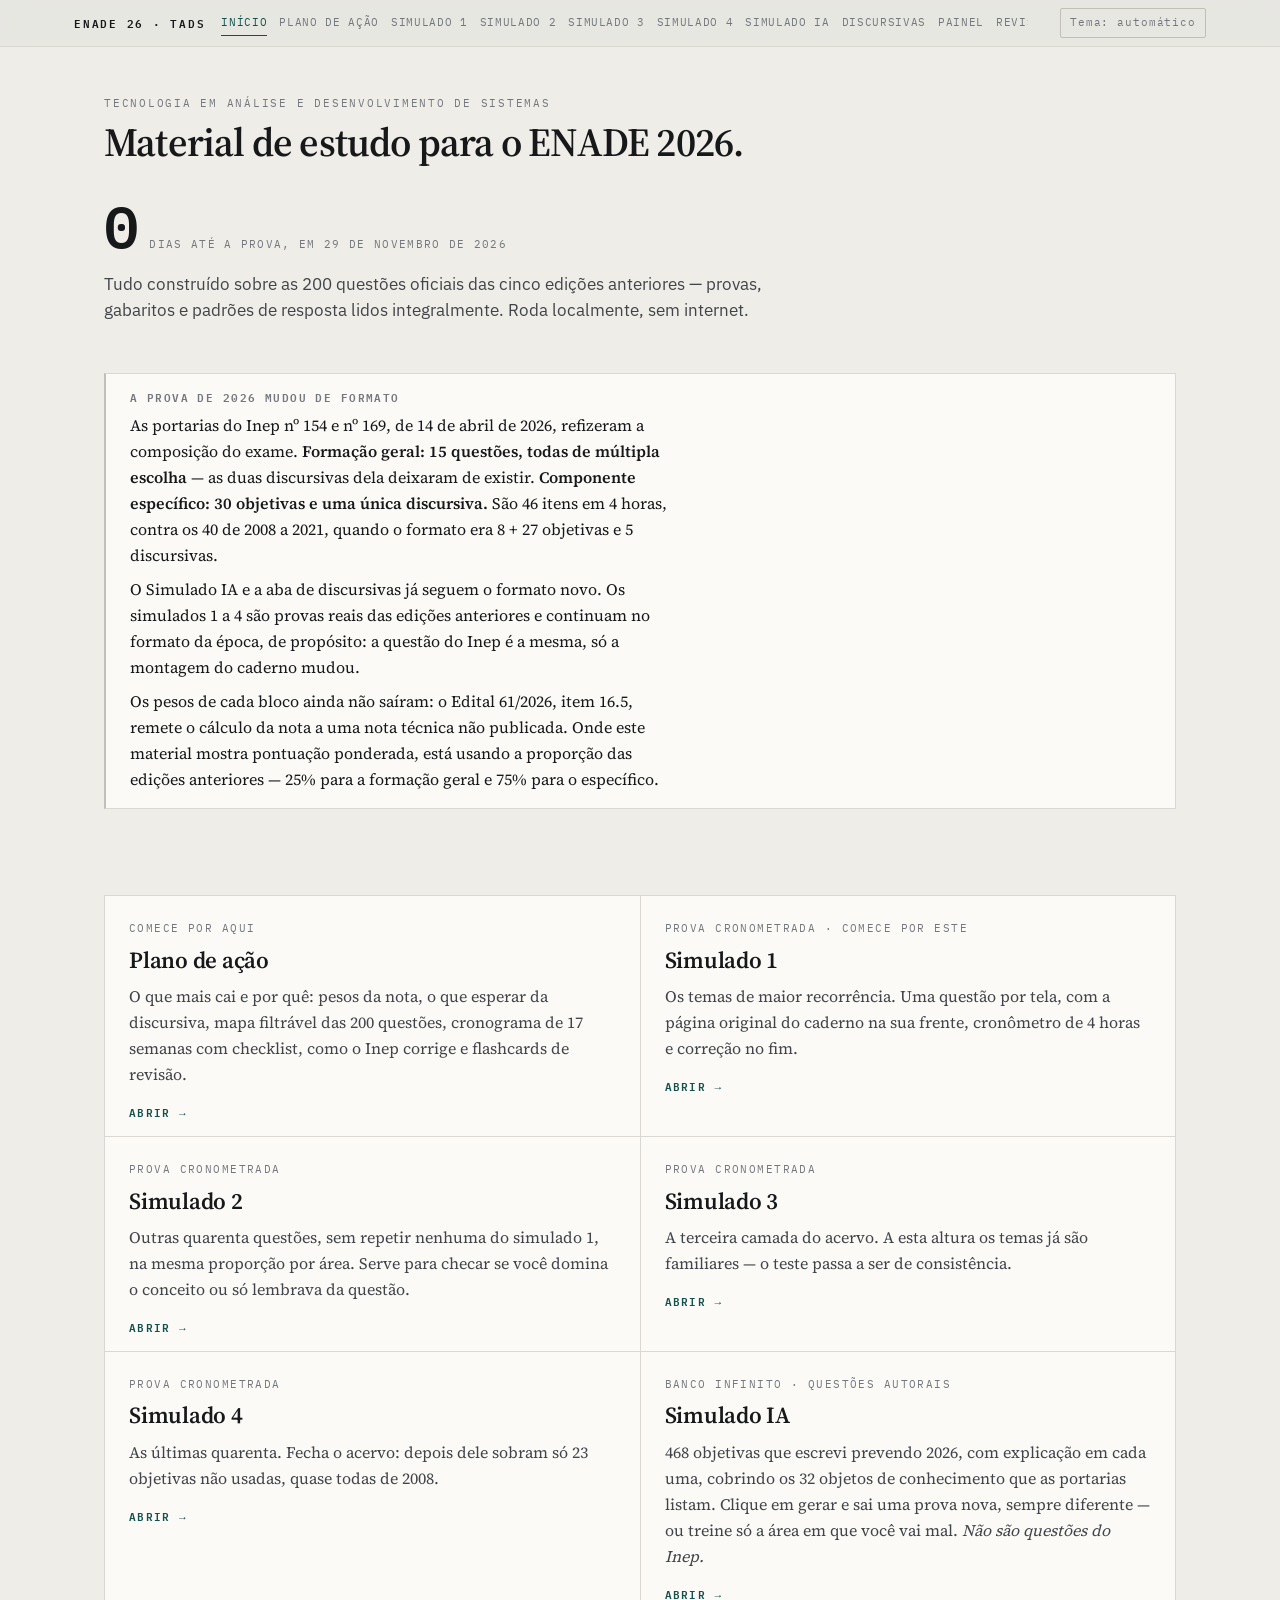
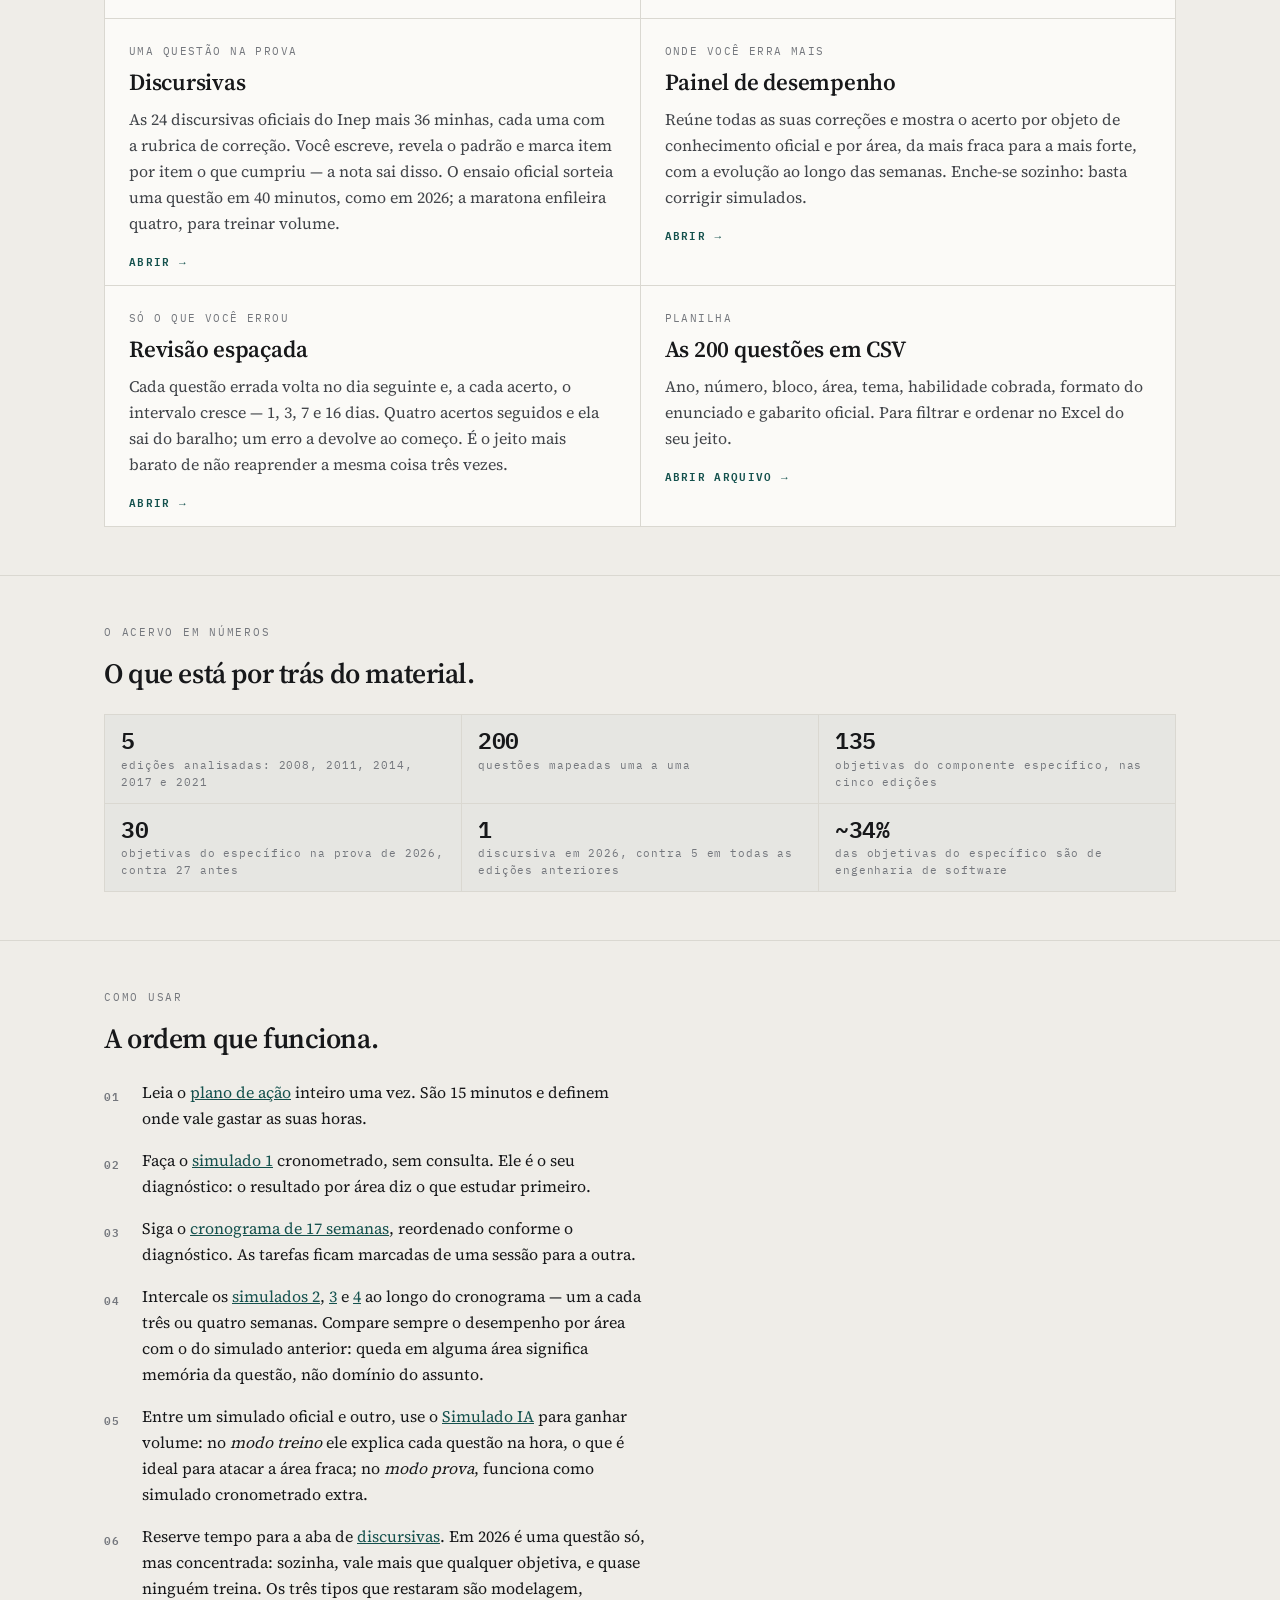
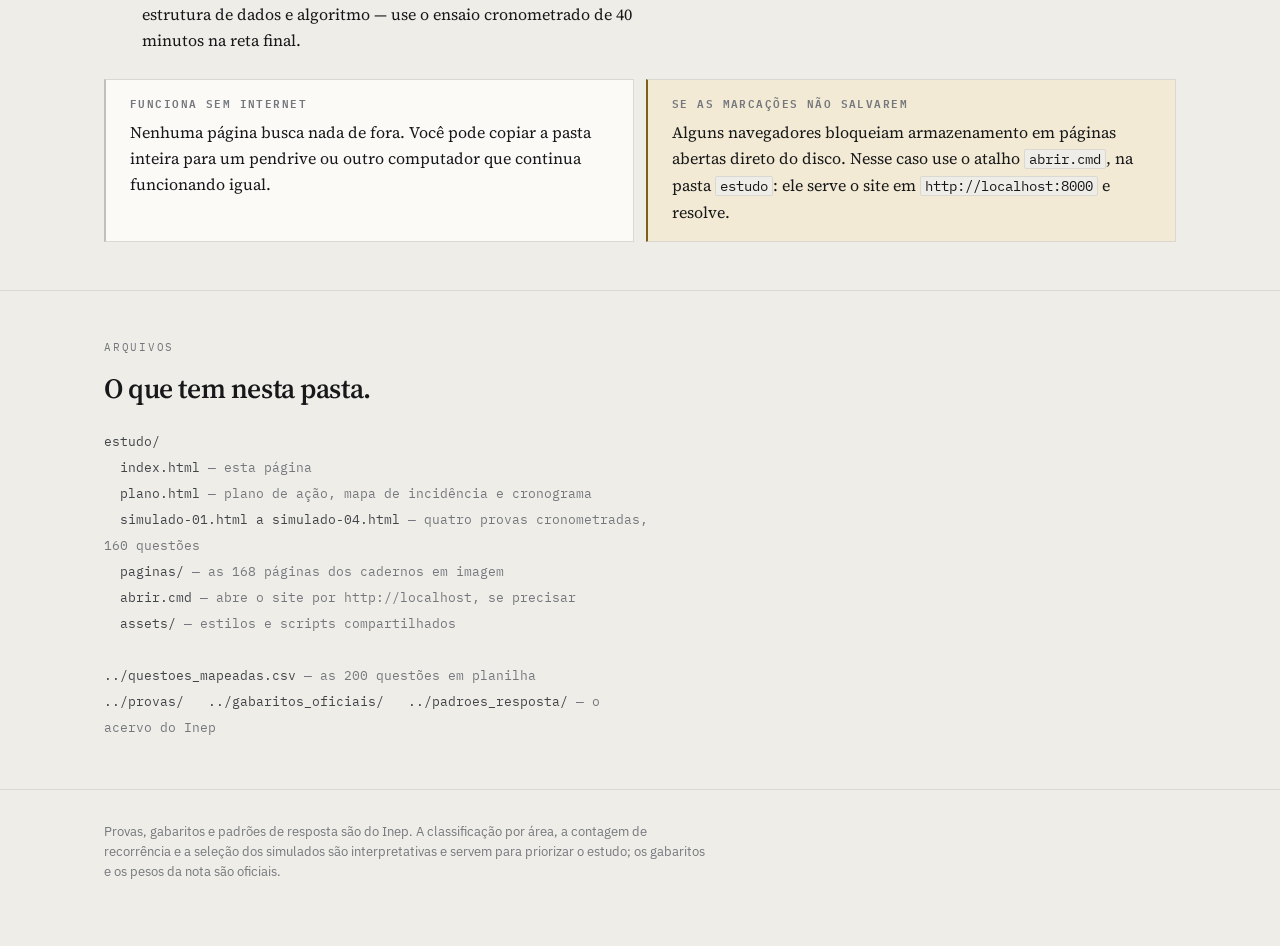
<file: estudo/index.html>
<!doctype html>
<!--
  DESIGN — o contrato desta tela.

  O sistema está em assets/base-v2.css e o raciocínio inteiro está comentado lá.
  Em uma linha: dois registros — leitura é serifa sem cromia, instrumento é
  monoespaçado denso e só ele carrega cor — e a lei da cor, que reserva o acento
  ao que se clica, a cor de estado ao que aconteceu, e deixa todo o resto cinza.
  O tema tem três estados (auto | claro | escuro) e nav.js os escreve em
  data-theme antes de o <body> existir. As fontes estão em assets/fontes/:
  nada sai para a internet, aqui nem em lugar nenhum do material.

  O ?v= nos links de CSS existe para o navegador não servir a folha antiga do
  cache. Mudou o CSS, suba o número — em todas as telas, senão elas divergem.

  Específico do início:

  • Nenhuma classe daqui vem de JavaScript. O HTML desta página é estático, e
    esta é a única tela do material em que renomear uma classe é seguro.
  • A contagem regressiva é fato, não ação: fica em --tinta, nunca em --acento.
    Número grande já chama atenção sozinho; pintá-lo de acento faria o acento
    significar "olhe" em vez de "clique", e aí ele não significa mais nada.
  • As portas de entrada (a.painel) são chapas separadas por filete de 1 px, não
    cartões com sombra e salto no hover. O que muda ao passar o mouse é o fundo.
    A seta "Abrir →" é a única coisa em acento na grade toda — é o que se clica.
  • Esta tela não carrega simulado-v2.css. Só existe o que está em base-v2.css
    e no <style> logo abaixo.
-->
<html lang="pt-BR">
<head>
<meta charset="utf-8" />
<meta name="viewport" content="width=device-width, initial-scale=1" />
<title>ENADE 2026 TADS — material de estudo</title>
<link rel="stylesheet" href="assets/base-v2.css?v=2" />
<script>window.PAGINA = "index";</script>
<script src="assets/nav.js"></script>
<style>
  .hero { padding: var(--e7) 0 var(--e5); }

  /* A contagem regressiva é o dado da capa. Fica em tinta, não em acento: não é
     um botão, é um fato — e a lei da cor reserva o acento ao que se clica. */
  .contagem { display: flex; align-items: baseline; gap: var(--e3); flex-wrap: wrap; margin: var(--e6) 0 var(--e1); }
  .contagem b {
    font-family: var(--f-dado); font-size: clamp(40px, 9vw, 58px); font-weight: 600;
    color: var(--tinta); font-variant-numeric: tabular-nums; letter-spacing: -.03em; line-height: 1;
  }
  .contagem span {
    font-family: var(--f-dado); font-size: var(--t-11); letter-spacing: .12em;
    text-transform: uppercase; color: var(--tenue);
  }

  .grelha { display: grid; gap: 1px; grid-template-columns: 1fr; margin-top: var(--e3);
            background: var(--filete); border: 1px solid var(--filete); }
  @media (min-width: 780px) { .grelha { grid-template-columns: 1fr 1fr; } }

  /* Cada porta de entrada é uma chapa. Sem borda colorida, sem elevação, sem
     salto no hover: o que muda é o fundo, e a seta é a única coisa em acento —
     porque é a única que diz "isto se clica". */
  a.painel {
    display: flex; flex-direction: column; gap: var(--e2); text-decoration: none; color: inherit;
    background: var(--leitura); padding: var(--e5) var(--e5) var(--e4);
    transition: background .15s ease;
  }
  a.painel:hover { background: var(--papel); }
  a.painel .k {
    font-family: var(--f-dado); font-size: var(--t-11); letter-spacing: .13em;
    text-transform: uppercase; color: var(--tenue);
  }
  a.painel h3 { font-family: var(--f-ler); font-size: var(--t-23); font-weight: 600; letter-spacing: -.01em; }
  a.painel p { font-family: var(--f-ler); font-size: 16px; line-height: 26px; color: var(--tinta-2); }
  a.painel .seta {
    font-family: var(--f-dado); font-size: var(--t-11); letter-spacing: .12em;
    text-transform: uppercase; color: var(--acento); font-weight: 600; margin-top: var(--e2);
  }

  .fichas {
    display: grid; gap: 1px; grid-template-columns: 1fr; margin-top: var(--e2);
    background: var(--filete); border: 1px solid var(--filete);
  }
  @media (min-width: 700px) { .fichas { grid-template-columns: repeat(3, 1fr); } }
  .ficha { background: var(--instr); padding: var(--e3) var(--e4); display: flex; flex-direction: column; gap: var(--e1); }
  .ficha b {
    font-family: var(--f-dado); font-size: var(--t-23); font-weight: 600; color: var(--tinta);
    font-variant-numeric: tabular-nums; letter-spacing: -.02em; line-height: 1.1;
  }
  .ficha span { font-family: var(--f-dado); font-size: var(--t-11); letter-spacing: .08em; color: var(--tenue); }

  .arq { font-family: var(--f-dado); font-size: var(--t-13); line-height: 2; color: var(--tinta-2); }
  .arq i { color: var(--tenue); font-style: normal; }
</style>
</head>
<body>

<header class="hero">
  <div class="wrap">
    <span class="eyebrow">Tecnologia em Análise e Desenvolvimento de Sistemas</span>
    <h1>Material de estudo para o ENADE 2026.</h1>
    <div class="contagem">
      <b id="dias">—</b>
      <span>dias até a prova, em 29 de novembro de 2026</span>
    </div>
    <p class="lede" style="margin-top:18px">
      Tudo construído sobre as 200 questões oficiais das cinco edições anteriores — provas,
      gabaritos e padrões de resposta lidos integralmente. Roda localmente, sem internet.
    </p>
  </div>
</header>

<section style="border-top:none; padding-top:26px">
  <div class="wrap">
    <div class="card key">
      <h3>A prova de 2026 mudou de formato</h3>
      <p>As portarias do Inep nº 154 e nº 169, de 14 de abril de 2026, refizeram a composição do
        exame. <strong>Formação geral: 15 questões, todas de múltipla escolha</strong> — as duas
        discursivas dela deixaram de existir. <strong>Componente específico: 30 objetivas e uma
        única discursiva.</strong> São 46 itens em 4 horas, contra os 40 de 2008 a 2021, quando o
        formato era 8 + 27 objetivas e 5 discursivas.</p>
      <p>O Simulado IA e a aba de discursivas já seguem o formato novo. Os simulados 1 a 4 são
        provas reais das edições anteriores e continuam no formato da época, de propósito: a
        questão do Inep é a mesma, só a montagem do caderno mudou.</p>
      <p class="fine">Os pesos de cada bloco ainda não saíram: o Edital 61/2026, item 16.5, remete o
        cálculo da nota a uma nota técnica não publicada. Onde este material mostra pontuação
        ponderada, está usando a proporção das edições anteriores — 25% para a formação geral e
        75% para o específico.</p>
    </div>
  </div>
</section>

<section style="border-top:none; padding-top:26px">
  <div class="wrap">
    <div class="grelha">
      <a class="painel" href="plano.html">
        <span class="k">Comece por aqui</span>
        <h3>Plano de ação</h3>
        <p>O que mais cai e por quê: pesos da nota, o que esperar da discursiva, mapa filtrável
          das 200 questões, cronograma de 17 semanas com checklist, como o Inep corrige e
          flashcards de revisão.</p>
        <span class="seta">Abrir →</span>
      </a>
      <a class="painel" href="simulado-01.html">
        <span class="k">Prova cronometrada · comece por este</span>
        <h3>Simulado 1</h3>
        <p>Os temas de maior recorrência. Uma questão por tela, com a página original do caderno
          na sua frente, cronômetro de 4 horas e correção no fim.</p>
        <span class="seta">Abrir →</span>
      </a>
      <a class="painel" href="simulado-02.html">
        <span class="k">Prova cronometrada</span>
        <h3>Simulado 2</h3>
        <p>Outras quarenta questões, sem repetir nenhuma do simulado 1, na mesma proporção por
          área. Serve para checar se você domina o conceito ou só lembrava da questão.</p>
        <span class="seta">Abrir →</span>
      </a>
      <a class="painel" href="simulado-03.html">
        <span class="k">Prova cronometrada</span>
        <h3>Simulado 3</h3>
        <p>A terceira camada do acervo. A esta altura os temas já são familiares — o teste passa a
          ser de consistência.</p>
        <span class="seta">Abrir →</span>
      </a>
      <a class="painel" href="simulado-04.html">
        <span class="k">Prova cronometrada</span>
        <h3>Simulado 4</h3>
        <p>As últimas quarenta. Fecha o acervo: depois dele sobram só 23 objetivas não usadas,
          quase todas de 2008.</p>
        <span class="seta">Abrir →</span>
      </a>
      <a class="painel" href="simulado-ia.html">
        <span class="k">Banco infinito · questões autorais</span>
        <h3>Simulado IA</h3>
        <p>468 objetivas que escrevi prevendo 2026, com explicação em cada uma, cobrindo os 32
          objetos de conhecimento que as portarias listam. Clique em gerar e
          sai uma prova nova, sempre diferente — ou treine só a área em que você vai mal.
          <em>Não são questões do Inep.</em></p>
        <span class="seta">Abrir →</span>
      </a>
      <a class="painel" href="discursivas.html">
        <span class="k">Uma questão na prova</span>
        <h3>Discursivas</h3>
        <p>As 24 discursivas oficiais do Inep mais 36 minhas, cada uma com a rubrica de correção.
          Você escreve, revela o padrão e marca item por item o que cumpriu — a nota sai disso.
          O ensaio oficial sorteia uma questão em 40 minutos, como em 2026; a maratona enfileira
          quatro, para treinar volume.</p>
        <span class="seta">Abrir →</span>
      </a>
      <a class="painel" href="painel.html">
        <span class="k">Onde você erra mais</span>
        <h3>Painel de desempenho</h3>
        <p>Reúne todas as suas correções e mostra o acerto por objeto de conhecimento oficial e
          por área, da mais fraca para a mais forte, com a evolução ao longo das semanas. Enche-se
          sozinho: basta corrigir simulados.</p>
        <span class="seta">Abrir →</span>
      </a>
      <a class="painel" href="revisao.html">
        <span class="k">Só o que você errou</span>
        <h3>Revisão espaçada</h3>
        <p>Cada questão errada volta no dia seguinte e, a cada acerto, o intervalo cresce — 1, 3,
          7 e 16 dias. Quatro acertos seguidos e ela sai do baralho; um erro a devolve ao começo.
          É o jeito mais barato de não reaprender a mesma coisa três vezes.</p>
        <span class="seta">Abrir →</span>
      </a>
      <a class="painel" href="../questoes_mapeadas.csv">
        <span class="k">Planilha</span>
        <h3>As 200 questões em CSV</h3>
        <p>Ano, número, bloco, área, tema, habilidade cobrada, formato do enunciado e gabarito
          oficial. Para filtrar e ordenar no Excel do seu jeito.</p>
        <span class="seta">Abrir arquivo →</span>
      </a>
    </div>
  </div>
</section>

<section>
  <div class="wrap">
    <div class="head">
      <span class="eyebrow">O acervo em números</span>
      <h2>O que está por trás do material.</h2>
    </div>
    <div class="fichas">
      <div class="ficha"><b>5</b><span>edições analisadas: 2008, 2011, 2014, 2017 e 2021</span></div>
      <div class="ficha"><b>200</b><span>questões mapeadas uma a uma</span></div>
      <div class="ficha"><b>135</b><span>objetivas do componente específico, nas cinco edições</span></div>
      <div class="ficha"><b>30</b><span>objetivas do específico na prova de 2026, contra 27 antes</span></div>
      <div class="ficha"><b>1</b><span>discursiva em 2026, contra 5 em todas as edições anteriores</span></div>
      <div class="ficha"><b>~34%</b><span>das objetivas do específico são de engenharia de software</span></div>
    </div>
  </div>
</section>

<section>
  <div class="wrap">
    <div class="head">
      <span class="eyebrow">Como usar</span>
      <h2>A ordem que funciona.</h2>
    </div>
    <ol class="num">
      <li>Leia o <a href="plano.html#peso">plano de ação</a> inteiro uma vez. São 15 minutos e
        definem onde vale gastar as suas horas.</li>
      <li>Faça o <a href="simulado-01.html">simulado 1</a> cronometrado, sem consulta. Ele é o seu
        diagnóstico: o resultado por área diz o que estudar primeiro.</li>
      <li>Siga o <a href="plano.html#plano">cronograma de 17 semanas</a>, reordenado conforme o
        diagnóstico. As tarefas ficam marcadas de uma sessão para a outra.</li>
      <li>Intercale os <a href="simulado-02.html">simulados 2</a>,
        <a href="simulado-03.html">3</a> e <a href="simulado-04.html">4</a> ao longo do cronograma —
        um a cada três ou quatro semanas. Compare sempre o desempenho por área com o do simulado
        anterior: queda em alguma área significa memória da questão, não domínio do assunto.</li>
      <li>Entre um simulado oficial e outro, use o <a href="simulado-ia.html">Simulado IA</a> para
        ganhar volume: no <em>modo treino</em> ele explica cada questão na hora, o que é ideal para
        atacar a área fraca; no <em>modo prova</em>, funciona como simulado cronometrado extra.</li>
      <li>Reserve tempo para a aba de <a href="discursivas.html">discursivas</a>. Em 2026 é uma
        questão só, mas concentrada: sozinha, vale mais que qualquer objetiva, e quase ninguém
        treina. Os três tipos que restaram são modelagem, estrutura de dados e algoritmo — use o
        ensaio cronometrado de 40 minutos na reta final.</li>
    </ol>

    <div class="cards c2" style="margin-top:26px">
      <div class="card key">
        <h3>Funciona sem internet</h3>
        <p>Nenhuma página busca nada de fora. Você pode copiar a pasta inteira para um pendrive
          ou outro computador que continua funcionando igual.</p>
      </div>
      <div class="card flag">
        <h3>Se as marcações não salvarem</h3>
        <p>Alguns navegadores bloqueiam armazenamento em páginas abertas direto do disco.
          Nesse caso use o atalho <code>abrir.cmd</code>, na pasta <code>estudo</code>: ele serve
          o site em <code>http://localhost:8000</code> e resolve.</p>
      </div>
    </div>
  </div>
</section>

<section>
  <div class="wrap">
    <div class="head">
      <span class="eyebrow">Arquivos</span>
      <h2>O que tem nesta pasta.</h2>
    </div>
    <p class="arq">
      estudo/<br />
      &nbsp;&nbsp;index.html <i>— esta página</i><br />
      &nbsp;&nbsp;plano.html <i>— plano de ação, mapa de incidência e cronograma</i><br />
      &nbsp;&nbsp;simulado-01.html a simulado-04.html <i>— quatro provas cronometradas, 160 questões</i><br />
      &nbsp;&nbsp;paginas/ <i>— as 168 páginas dos cadernos em imagem</i><br />
      &nbsp;&nbsp;abrir.cmd <i>— abre o site por http://localhost, se precisar</i><br />
      &nbsp;&nbsp;assets/ <i>— estilos e scripts compartilhados</i><br />
      <br />
      ../questoes_mapeadas.csv <i>— as 200 questões em planilha</i><br />
      ../provas/ &nbsp; ../gabaritos_oficiais/ &nbsp; ../padroes_resposta/ <i>— o acervo do Inep</i>
    </p>
  </div>
</section>

<footer>
  <div class="wrap">
    <p>Provas, gabaritos e padrões de resposta são do Inep. A classificação por área, a contagem
      de recorrência e a seleção dos simulados são interpretativas e servem para priorizar o estudo;
      os gabaritos e os pesos da nota são oficiais.</p>
  </div>
</footer>

<script>
(function () {
  var alvo = new Date(2026, 10, 29);
  var hoje = new Date(); hoje.setHours(0, 0, 0, 0);
  document.getElementById("dias").textContent = Math.max(0, Math.round((alvo - hoje) / 86400000));
})();
</script>
</body>
</html>
</file>
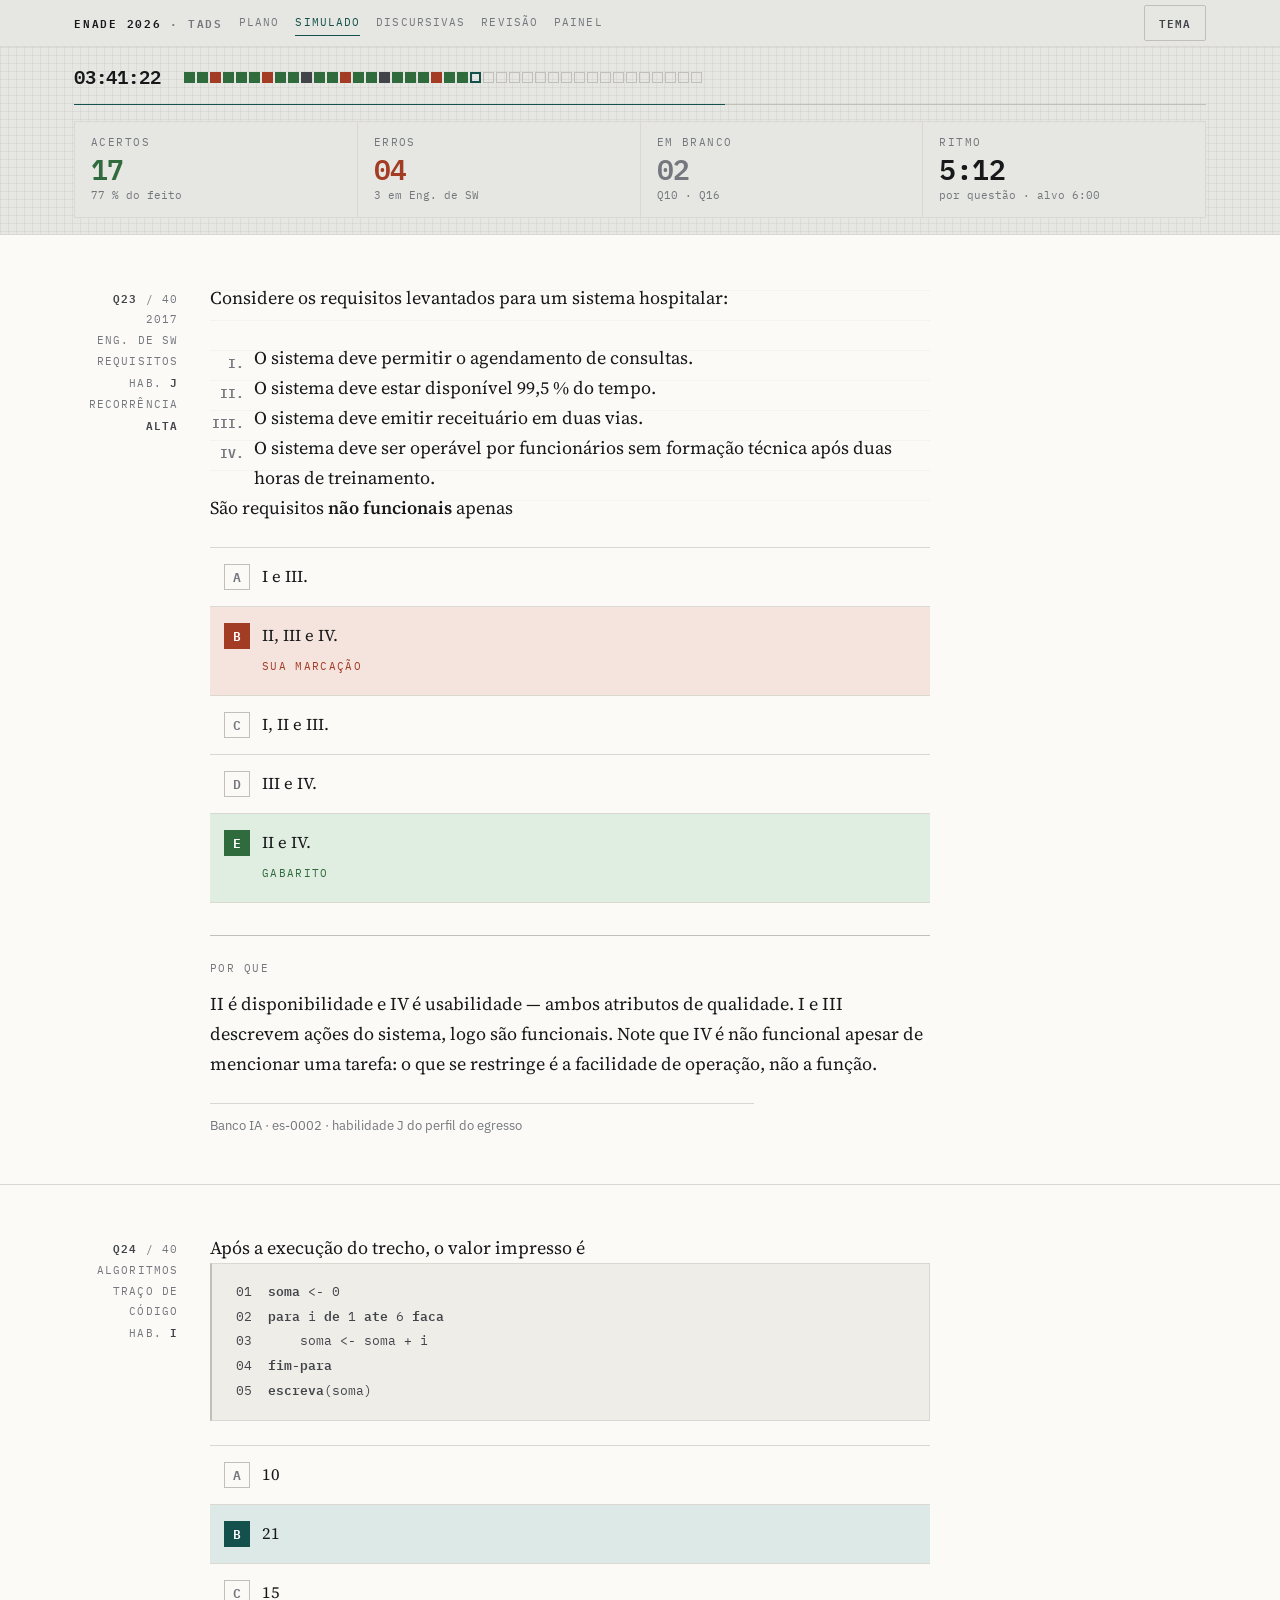
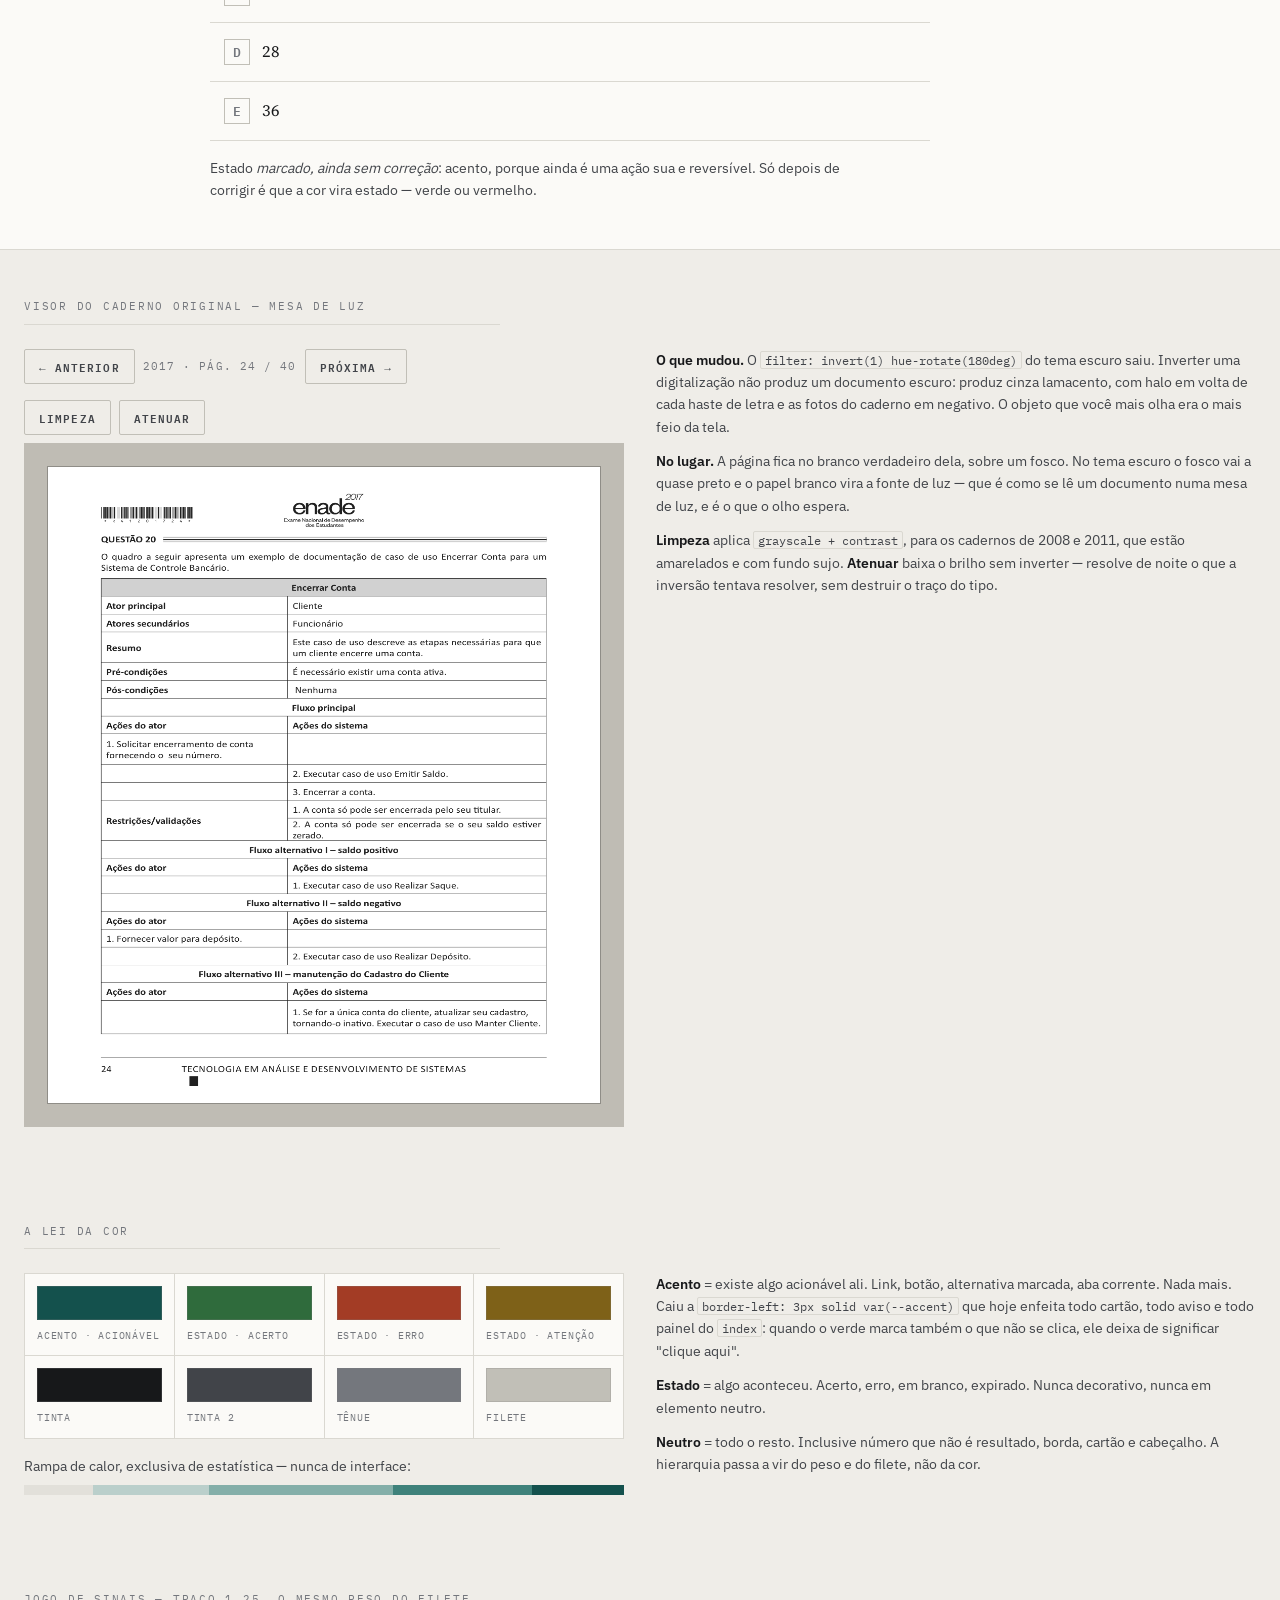
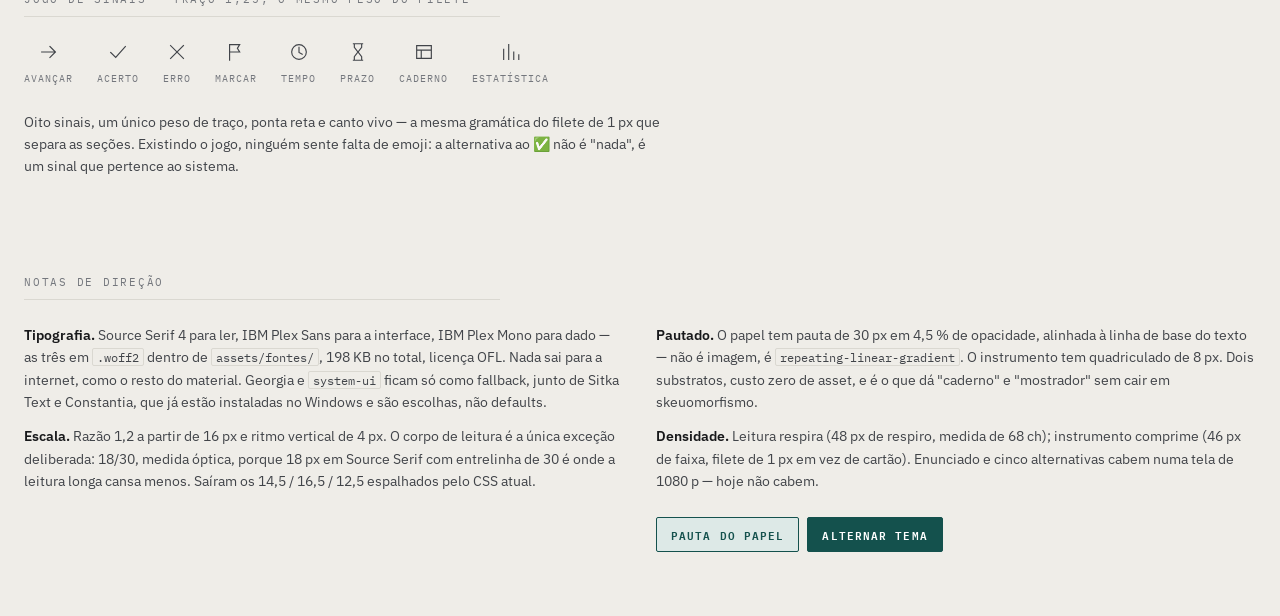
<file: estudo/amostra-design.html>
<!doctype html>
<!--
  DESIGN — esta página NÃO é tela de estudo: é a referência do sistema.

  Serve para ver os dois registros lado a lado, a lei da cor, a mesa de luz e o
  jogo de sinais sem precisar abrir uma prova. Quem for mexer no visual do
  material deveria abrir esta antes.

  O sistema está em assets/base-v2.css e o raciocínio inteiro está comentado lá.
  Em uma linha: leitura é serifa sem cromia, instrumento é monoespaçado denso e
  só ele carrega cor; o acento marca o que se clica, a cor de estado marca o que
  aconteceu, e todo o resto é cinza.

  Específico da amostra:

  • Carrega assets/amostra.css, e não simulado-v2.css, porque vários nomes usados
    aqui colidem com classes que simulado.js emite com outro sentido: .alt aqui é
    a linha inteira de alternativa, lá é o botão pequeno da cartela A–E; .grade
    aqui é a régua de progresso, lá é o mapa da prova; .visor e .explicacao
    também divergem. Separar os arquivos foi o que permitiu manter os dois.
  • O conteúdo é real, tirado do banco (es-0002 e al-0001) e de uma página de
    verdade do caderno de 2017. Amostra com texto falso mente sobre o resultado:
    o comprimento da linha e a quebra do rótulo são metade do problema.
  • Os controles funcionam — tema, limpeza, atenuar, navegação de páginas,
    marcação de alternativa e o interruptor da pauta do papel. É para poder
    julgar a decisão com ela ligada e desligada, não no papel.
  • Se o sistema mudar e esta página não acompanhar, ela vira mentira. Ou se
    atualiza junto, ou se apaga.
-->
<html lang="pt-BR">
<head>
<meta charset="utf-8" />
<meta name="viewport" content="width=device-width, initial-scale=1" />
<title>Amostra de design — dois registros</title>
<link rel="stylesheet" href="assets/base-v2.css?v=2" />
<link rel="stylesheet" href="assets/amostra.css?v=2" />
<style>
  /* Só o que é da própria página de amostra. Todo o resto vem de base-v2.css. */
  .bloco { max-width: var(--larg-instr); margin: 0 auto; padding: var(--e7) var(--e5); }
  .nota { max-width: 640px; font-size: 14px; color: var(--tinta-2); line-height: 1.6; }
  .nota + .nota { margin-top: var(--e3); }
  .titulo-secao {
    font-family: var(--f-dado); font-size: var(--t-11); letter-spacing: .16em;
    text-transform: uppercase; color: var(--tenue);
    border-bottom: 1px solid var(--filete); padding-bottom: var(--e2); margin-bottom: var(--e5);
  }
  h1.capa {
    font-family: var(--f-ler); font-weight: 600; font-size: var(--t-40);
    line-height: 1.1; letter-spacing: -.02em; margin: 0; max-width: 15ch;
  }
  .linhaq { display: flex; align-items: baseline; gap: var(--e3); flex-wrap: wrap; }
  .linhaq .n { font-family: var(--f-ler); font-size: var(--t-23); font-weight: 600; }
  .linhaq .meta { font-family: var(--f-dado); font-size: var(--t-11); letter-spacing: .1em;
    text-transform: uppercase; color: var(--tenue); }
  .sinais { display: flex; gap: var(--e5); flex-wrap: wrap; }
  .sinais figure { margin: 0; display: flex; flex-direction: column; align-items: center; gap: var(--e2);
    color: var(--tinta-2); }
  .sinais figcaption { font-family: var(--f-dado); font-size: 10px; letter-spacing: .1em;
    text-transform: uppercase; color: var(--tenue); }
  .sinais .sinal { width: 22px; height: 22px; }
  .paleta { display: grid; grid-template-columns: repeat(auto-fill, minmax(132px,1fr)); gap: 1px;
    background: var(--filete); border: 1px solid var(--filete); }
  .amostra { background: var(--leitura); padding: var(--e3); display: flex; flex-direction: column; gap: var(--e2); }
  .amostra .chapa { height: 34px; border: 1px solid rgba(128,128,128,.25); }
  .amostra .nome { font-family: var(--f-dado); font-size: 10px; letter-spacing: .08em;
    text-transform: uppercase; color: var(--tenue); }
  .duas { display: grid; gap: var(--e6); grid-template-columns: 1fr; }
  @media (min-width: 980px) { .duas { grid-template-columns: 1fr 1fr; } }
</style>
</head>
<body>

<!-- ============ instrumento: navegação ============ -->
<nav class="instr">
  <div class="faixa">
    <a class="marca" href="index.html">ENADE 2026 <em>· TADS</em></a>
    <div class="rotas">
      <a href="#">Plano</a>
      <a href="#" aria-current="page">Simulado</a>
      <a href="#">Discursivas</a>
      <a href="#">Revisão</a>
      <a href="#">Painel</a>
    </div>
    <span class="vao"></span>
    <button class="btn linha" id="btTema" type="button">Tema</button>
  </div>
</nav>

<!-- ============ instrumento: estado da prova ============ -->
<div class="medidores">
  <div class="faixa">
    <div style="display:flex;align-items:center;gap:var(--e5);flex-wrap:wrap;margin-bottom:var(--e3)">
      <span class="cron">03:41:22</span>
      <div class="grade" aria-label="progresso das 40 questões">
        <i class="acerto"></i><i class="acerto"></i><i class="erro"></i><i class="acerto"></i>
        <i class="acerto"></i><i class="acerto"></i><i class="erro"></i><i class="acerto"></i>
        <i class="acerto"></i><i class="feita"></i><i class="acerto"></i><i class="acerto"></i>
        <i class="erro"></i><i class="acerto"></i><i class="acerto"></i><i class="feita"></i>
        <i class="acerto"></i><i class="acerto"></i><i class="acerto"></i><i class="erro"></i>
        <i class="acerto"></i><i class="acerto"></i><i class="atual"></i><i></i>
        <i></i><i></i><i></i><i></i><i></i><i></i><i></i><i></i>
        <i></i><i></i><i></i><i></i><i></i><i></i><i></i><i></i>
      </div>
    </div>
    <div class="trilho" style="margin-bottom:var(--e4)"><i style="width:57.5%"></i></div>
    <div class="cx">
      <div class="medidor"><span class="rot">Acertos</span><span class="val acerto">17</span><span class="obs">77 % do feito</span></div>
      <div class="medidor"><span class="rot">Erros</span><span class="val erro">04</span><span class="obs">3 em Eng. de SW</span></div>
      <div class="medidor"><span class="rot">Em branco</span><span class="val vazio">02</span><span class="obs">Q10 · Q16</span></div>
      <div class="medidor"><span class="rot">Ritmo</span><span class="val">5:12</span><span class="obs">por questão · alvo 6:00</span></div>
    </div>
  </div>
</div>

<!-- ============ leitura: a questão ============ -->
<div class="prancha">
  <div class="col">
    <div class="margem">
      <span><b>Q23</b> / 40</span>
      <span>2017</span>
      <span>Eng. de SW</span>
      <span>Requisitos</span>
      <span>Hab. <b>J</b></span>
      <span>Recorrência <b>alta</b></span>
    </div>

    <div>
      <div class="ler pautado">
        <p>Considere os requisitos levantados para um sistema hospitalar:</p>
        <ol class="romanos">
          <li>O sistema deve permitir o agendamento de consultas.</li>
          <li>O sistema deve estar disponível 99,5 % do tempo.</li>
          <li>O sistema deve emitir receituário em duas vias.</li>
          <li>O sistema deve ser operável por funcionários sem formação técnica após duas horas de treinamento.</li>
        </ol>
        <p>São requisitos <strong>não funcionais</strong> apenas</p>
      </div>

      <div class="alternativas">
        <button class="alt" type="button" disabled><span class="letra">A</span><span>I e III.</span></button>
        <button class="alt marcada-errada" type="button" disabled><span class="letra">B</span><span>II, III e IV.<span class="selo">sua marcação</span></span></button>
        <button class="alt" type="button" disabled><span class="letra">C</span><span>I, II e III.</span></button>
        <button class="alt" type="button" disabled><span class="letra">D</span><span>III e IV.</span></button>
        <button class="alt gabarito" type="button" disabled><span class="letra">E</span><span>II e IV.<span class="selo">gabarito</span></span></button>
      </div>

      <div class="explicacao">
        <span class="rot">Por que</span>
        <div class="ler">
          <p>II é disponibilidade e IV é usabilidade — ambos atributos de qualidade. I e III
             descrevem ações do sistema, logo são funcionais. Note que IV é não funcional apesar
             de mencionar uma tarefa: o que se restringe é a facilidade de operação, não a função.</p>
        </div>
        <p class="fonte">Banco IA · es-0002 · habilidade J do perfil do egresso</p>
      </div>
    </div>
  </div>
</div>

<!-- ============ leitura + instrumento: questão com código ============ -->
<div class="prancha">
  <div class="col">
    <div class="margem">
      <span><b>Q24</b> / 40</span>
      <span>Algoritmos</span>
      <span>Traço de código</span>
      <span>Hab. <b>I</b></span>
    </div>
    <div>
      <div class="ler">
        <p>Após a execução do trecho, o valor impresso é</p>
      </div>
      <pre class="codigo"><code>01  <b>soma</b> &lt;- 0
02  <b>para</b> i <b>de</b> 1 <b>ate</b> 6 <b>faca</b>
03      soma &lt;- soma + i
04  <b>fim-para</b>
05  <b>escreva</b>(soma)</code></pre>
      <div class="alternativas">
        <button class="alt" type="button"><span class="letra">A</span><span>10</span></button>
        <button class="alt" type="button" aria-pressed="true"><span class="letra">B</span><span>21</span></button>
        <button class="alt" type="button"><span class="letra">C</span><span>15</span></button>
        <button class="alt" type="button"><span class="letra">D</span><span>28</span></button>
        <button class="alt" type="button"><span class="letra">E</span><span>36</span></button>
      </div>
      <p class="nota" style="margin-top:var(--e4)">
        Estado <em>marcado, ainda sem correção</em>: acento, porque ainda é uma ação sua e reversível.
        Só depois de corrigir é que a cor vira estado — verde ou vermelho.
      </p>
    </div>
  </div>
</div>

<!-- ============ visor da digitalização ============ -->
<div class="bloco">
  <p class="titulo-secao">Visor do caderno original — mesa de luz</p>
  <div class="duas">
    <div class="visor">
      <div class="ctrl">
        <button class="btn linha" type="button" id="btAnt">&larr; Anterior</button>
        <span class="pos">2017 · pág. 24 / 40</span>
        <button class="btn linha" type="button" id="btProx">Próxima &rarr;</button>
        <span style="flex:1;min-width:100%"></span>
        <button class="btn linha" type="button" id="btLimpo" aria-pressed="false">Limpeza</button>
        <button class="btn linha" type="button" id="btAten" aria-pressed="false">Atenuar</button>
      </div>
      <div class="mesa" id="mesa">
        <img src="paginas/2017-24.png" alt="Página 24 do caderno de 2017" loading="lazy" />
      </div>
    </div>
    <div>
      <p class="nota"><strong>O que mudou.</strong> O <code>filter: invert(1) hue-rotate(180deg)</code>
        do tema escuro saiu. Inverter uma digitalização não produz um documento escuro: produz
        cinza lamacento, com halo em volta de cada haste de letra e as fotos do caderno em negativo.
        O objeto que você mais olha era o mais feio da tela.</p>
      <p class="nota"><strong>No lugar.</strong> A página fica no branco verdadeiro dela, sobre um
        fosco. No tema escuro o fosco vai a quase preto e o papel branco vira a fonte de luz —
        que é como se lê um documento numa mesa de luz, e é o que o olho espera.</p>
      <p class="nota"><strong>Limpeza</strong> aplica <code>grayscale + contrast</code>, para os
        cadernos de 2008 e 2011, que estão amarelados e com fundo sujo.
        <strong>Atenuar</strong> baixa o brilho sem inverter — resolve de noite o que a inversão
        tentava resolver, sem destruir o traço do tipo.</p>
    </div>
  </div>
</div>

<!-- ============ paleta e sinais ============ -->
<div class="bloco">
  <p class="titulo-secao">A lei da cor</p>
  <div class="duas">
    <div>
      <div class="paleta">
        <div class="amostra"><span class="chapa" style="background:var(--acento)"></span><span class="nome">acento · acionável</span></div>
        <div class="amostra"><span class="chapa" style="background:var(--acerto)"></span><span class="nome">estado · acerto</span></div>
        <div class="amostra"><span class="chapa" style="background:var(--erro)"></span><span class="nome">estado · erro</span></div>
        <div class="amostra"><span class="chapa" style="background:var(--alerta)"></span><span class="nome">estado · atenção</span></div>
        <div class="amostra"><span class="chapa" style="background:var(--tinta)"></span><span class="nome">tinta</span></div>
        <div class="amostra"><span class="chapa" style="background:var(--tinta-2)"></span><span class="nome">tinta 2</span></div>
        <div class="amostra"><span class="chapa" style="background:var(--tenue)"></span><span class="nome">tênue</span></div>
        <div class="amostra"><span class="chapa" style="background:var(--filete-2)"></span><span class="nome">filete</span></div>
      </div>
      <p class="nota" style="margin-top:var(--e4)">
        Rampa de calor, exclusiva de estatística — nunca de interface:
      </p>
      <div class="calor" style="margin-top:var(--e2)">
        <i class="c1" style="flex:3"></i><i class="c2" style="flex:5"></i>
        <i class="c3" style="flex:8"></i><i class="c4" style="flex:6"></i><i class="c5" style="flex:4"></i>
      </div>
    </div>
    <div>
      <p class="nota"><strong>Acento</strong> = existe algo acionável ali. Link, botão, alternativa
        marcada, aba corrente. Nada mais. Caiu a <code>border-left: 3px solid var(--accent)</code>
        que hoje enfeita todo cartão, todo aviso e todo painel do <code>index</code>: quando o verde
        marca também o que não se clica, ele deixa de significar "clique aqui".</p>
      <p class="nota"><strong>Estado</strong> = algo aconteceu. Acerto, erro, em branco, expirado.
        Nunca decorativo, nunca em elemento neutro.</p>
      <p class="nota"><strong>Neutro</strong> = todo o resto. Inclusive número que não é resultado,
        borda, cartão e cabeçalho. A hierarquia passa a vir do peso e do filete, não da cor.</p>
    </div>
  </div>
</div>

<div class="bloco">
  <p class="titulo-secao">Jogo de sinais — traço 1,25, o mesmo peso do filete</p>
  <div class="sinais">
    <figure>
      <svg class="sinal" viewBox="0 0 24 24" aria-hidden="true"><path d="M4 12h15M13 6l6 6-6 6"/></svg>
      <figcaption>avançar</figcaption>
    </figure>
    <figure>
      <svg class="sinal" viewBox="0 0 24 24" aria-hidden="true"><path d="M4 12.5l5.5 5.5L20 6"/></svg>
      <figcaption>acerto</figcaption>
    </figure>
    <figure>
      <svg class="sinal" viewBox="0 0 24 24" aria-hidden="true"><path d="M5 5l14 14M19 5L5 19"/></svg>
      <figcaption>erro</figcaption>
    </figure>
    <figure>
      <svg class="sinal" viewBox="0 0 24 24" aria-hidden="true"><path d="M5 21V4h11l-2.5 4L16 12H5"/></svg>
      <figcaption>marcar</figcaption>
    </figure>
    <figure>
      <svg class="sinal" viewBox="0 0 24 24" aria-hidden="true"><circle cx="12" cy="12" r="8"/><path d="M12 7v5.5l3.5 2"/></svg>
      <figcaption>tempo</figcaption>
    </figure>
    <figure>
      <svg class="sinal" viewBox="0 0 24 24" aria-hidden="true"><path d="M7 3h10M7 21h10M8 3v4l4 5 4-5V3M8 21v-4l4-5 4 5v4"/></svg>
      <figcaption>prazo</figcaption>
    </figure>
    <figure>
      <svg class="sinal" viewBox="0 0 24 24" aria-hidden="true"><path d="M4 19V5h16v14zM4 10h16M9 10v9"/></svg>
      <figcaption>caderno</figcaption>
    </figure>
    <figure>
      <svg class="sinal" viewBox="0 0 24 24" aria-hidden="true"><path d="M4 20V9M9.5 20V4M15 20v-8M20.5 20v-5"/></svg>
      <figcaption>estatística</figcaption>
    </figure>
  </div>
  <p class="nota" style="margin-top:var(--e5)">
    Oito sinais, um único peso de traço, ponta reta e canto vivo — a mesma gramática do filete de
    1&nbsp;px que separa as seções. Existindo o jogo, ninguém sente falta de emoji: a alternativa
    ao ✅ não é "nada", é um sinal que pertence ao sistema.
  </p>
</div>

<!-- ============ notas de direção ============ -->
<div class="bloco" style="padding-bottom:var(--e8)">
  <p class="titulo-secao">Notas de direção</p>
  <div class="duas">
    <div>
      <p class="nota"><strong>Tipografia.</strong> Source Serif 4 para ler, IBM Plex Sans para a
        interface, IBM Plex Mono para dado — as três em <code>.woff2</code> dentro de
        <code>assets/fontes/</code>, 198&nbsp;KB no total, licença OFL. Nada sai para a internet,
        como o resto do material. Georgia e <code>system-ui</code> ficam só como fallback, junto de
        Sitka Text e Constantia, que já estão instaladas no Windows e são escolhas, não defaults.</p>
      <p class="nota"><strong>Escala.</strong> Razão 1,2 a partir de 16&nbsp;px e ritmo vertical de
        4&nbsp;px. O corpo de leitura é a única exceção deliberada: 18/30, medida óptica, porque
        18&nbsp;px em Source Serif com entrelinha de 30 é onde a leitura longa cansa menos.
        Saíram os 14,5 / 16,5 / 12,5 espalhados pelo CSS atual.</p>
    </div>
    <div>
      <p class="nota"><strong>Pautado.</strong> O papel tem pauta de 30&nbsp;px em 4,5&nbsp;% de
        opacidade, alinhada à linha de base do texto — não é imagem, é
        <code>repeating-linear-gradient</code>. O instrumento tem quadriculado de 8&nbsp;px. Dois
        substratos, custo zero de asset, e é o que dá "caderno" e "mostrador" sem cair em
        skeuomorfismo.</p>
      <p class="nota"><strong>Densidade.</strong> Leitura respira (48&nbsp;px de respiro, medida de
        68&nbsp;ch); instrumento comprime (46&nbsp;px de faixa, filete de 1&nbsp;px em vez de
        cartão). Enunciado e cinco alternativas cabem numa tela de 1080&nbsp;p — hoje não cabem.</p>
      <div style="display:flex;gap:var(--e2);margin-top:var(--e5);flex-wrap:wrap">
        <button class="btn linha" type="button" id="btPauta" aria-pressed="true">Pauta do papel</button>
        <button class="btn" type="button" id="btTema2">Alternar tema</button>
      </div>
    </div>
  </div>
</div>

<script>
(function () {
  var raiz = document.documentElement;
  function alterna() {
    var atual = raiz.getAttribute("data-theme");
    if (!atual) atual = matchMedia("(prefers-color-scheme: dark)").matches ? "dark" : "light";
    raiz.setAttribute("data-theme", atual === "dark" ? "light" : "dark");
  }
  document.getElementById("btTema").onclick = alterna;
  document.getElementById("btTema2").onclick = alterna;

  var mesa = document.getElementById("mesa");
  function trava(bt, classe) {
    bt.onclick = function () {
      var ligado = bt.getAttribute("aria-pressed") === "true";
      bt.setAttribute("aria-pressed", ligado ? "false" : "true");
      mesa.classList.toggle(classe, !ligado);
    };
  }
  trava(document.getElementById("btLimpo"), "limpo");
  trava(document.getElementById("btAten"), "atenuado");

  var pag = 24;
  var img = mesa.querySelector("img");
  var pos = document.querySelector(".visor .pos");
  function vai(d) {
    pag = Math.min(40, Math.max(1, pag + d));
    var n = String(pag).padStart(2, "0");
    img.src = "paginas/2017-" + n + ".png";
    img.alt = "Página " + pag + " do caderno de 2017";
    pos.textContent = "2017 · pág. " + pag + " / 40";
  }
  document.getElementById("btAnt").onclick = function () { vai(-1); };
  document.getElementById("btProx").onclick = function () { vai(1); };

  var btPauta = document.getElementById("btPauta");
  btPauta.onclick = function () {
    var ligado = btPauta.getAttribute("aria-pressed") === "true";
    btPauta.setAttribute("aria-pressed", ligado ? "false" : "true");
    document.querySelectorAll(".ler").forEach(function (el) {
      if (el.dataset.pauta === undefined && el.classList.contains("pautado")) el.dataset.pauta = "1";
      if (el.dataset.pauta === "1") el.classList.toggle("pautado", ligado ? false : true);
    });
  };

  // as alternativas da questão de código respondem ao clique, para sentir o estado "marcado"
  var codigo = document.querySelectorAll(".alt:not([disabled])");
  codigo.forEach(function (b) {
    b.onclick = function () {
      codigo.forEach(function (o) { o.setAttribute("aria-pressed", "false"); });
      b.setAttribute("aria-pressed", "true");
    };
  });
})();
</script>
</body>
</html>
</file>
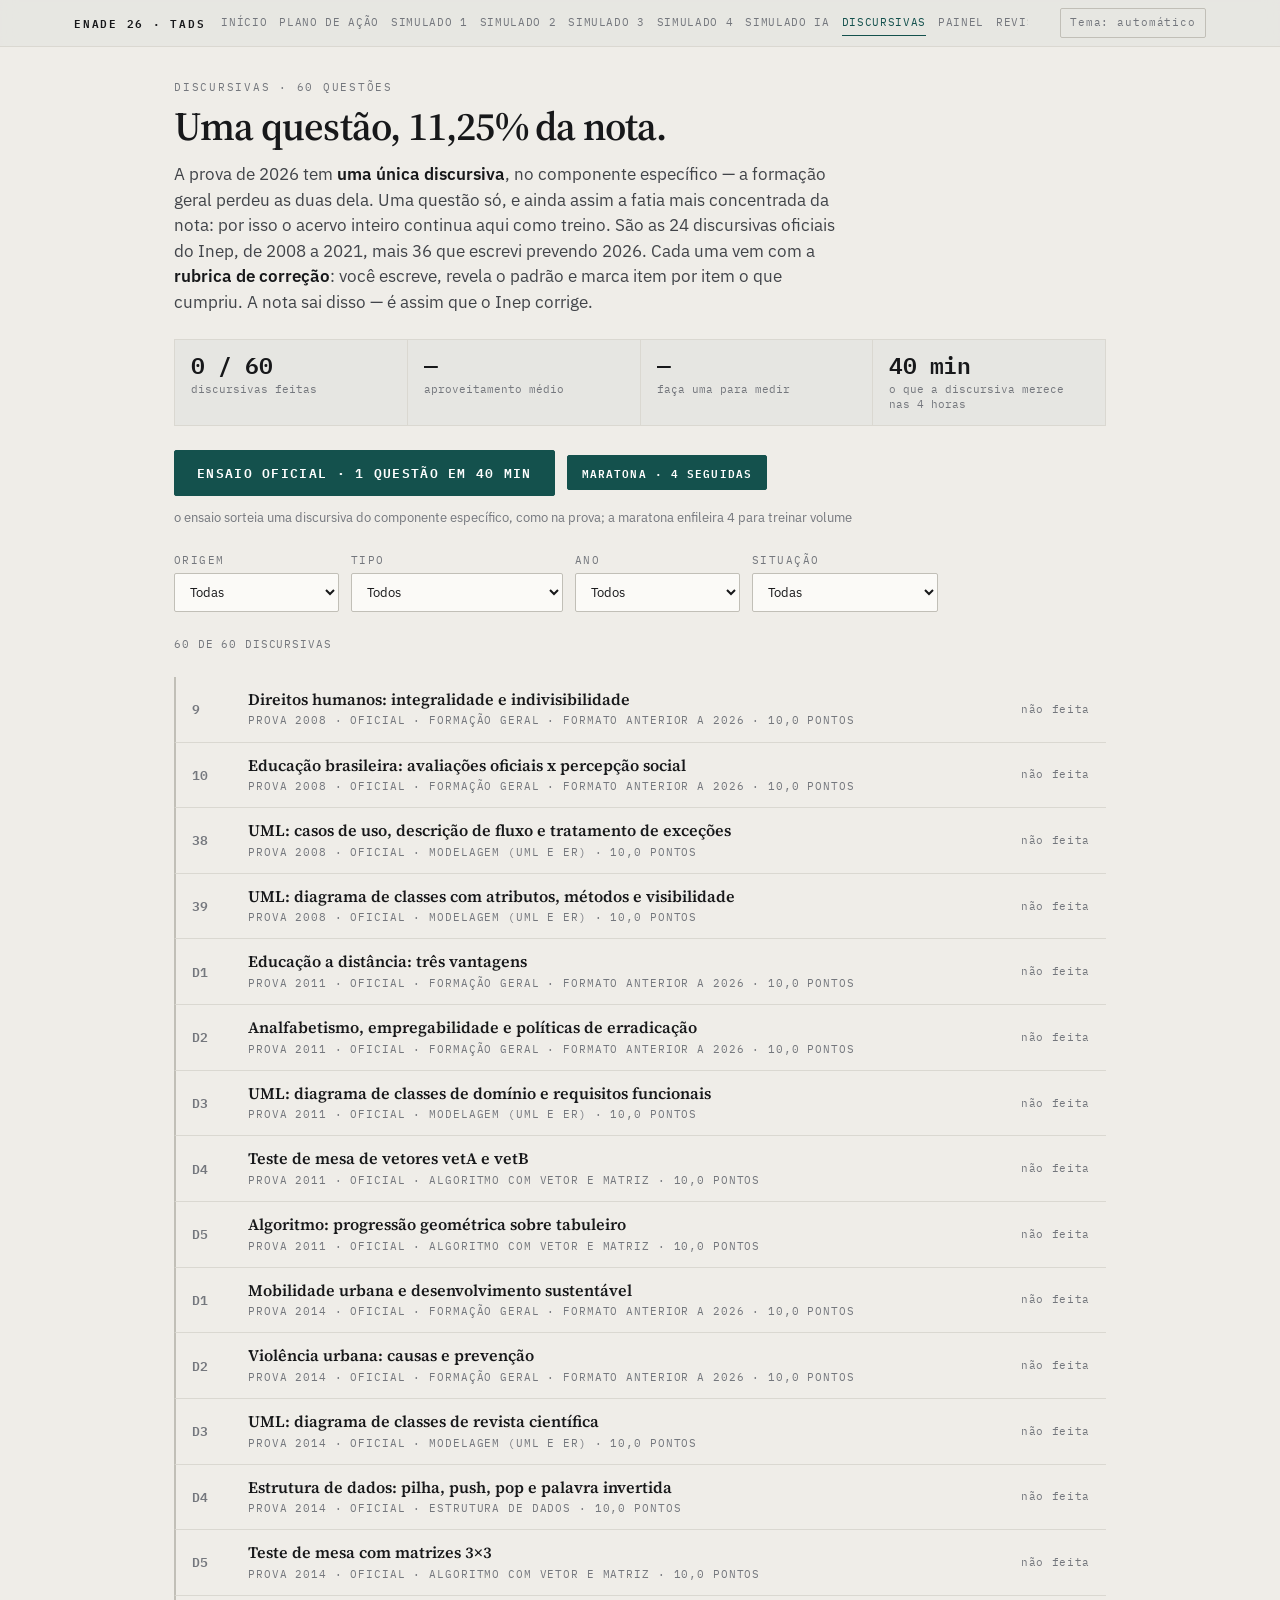
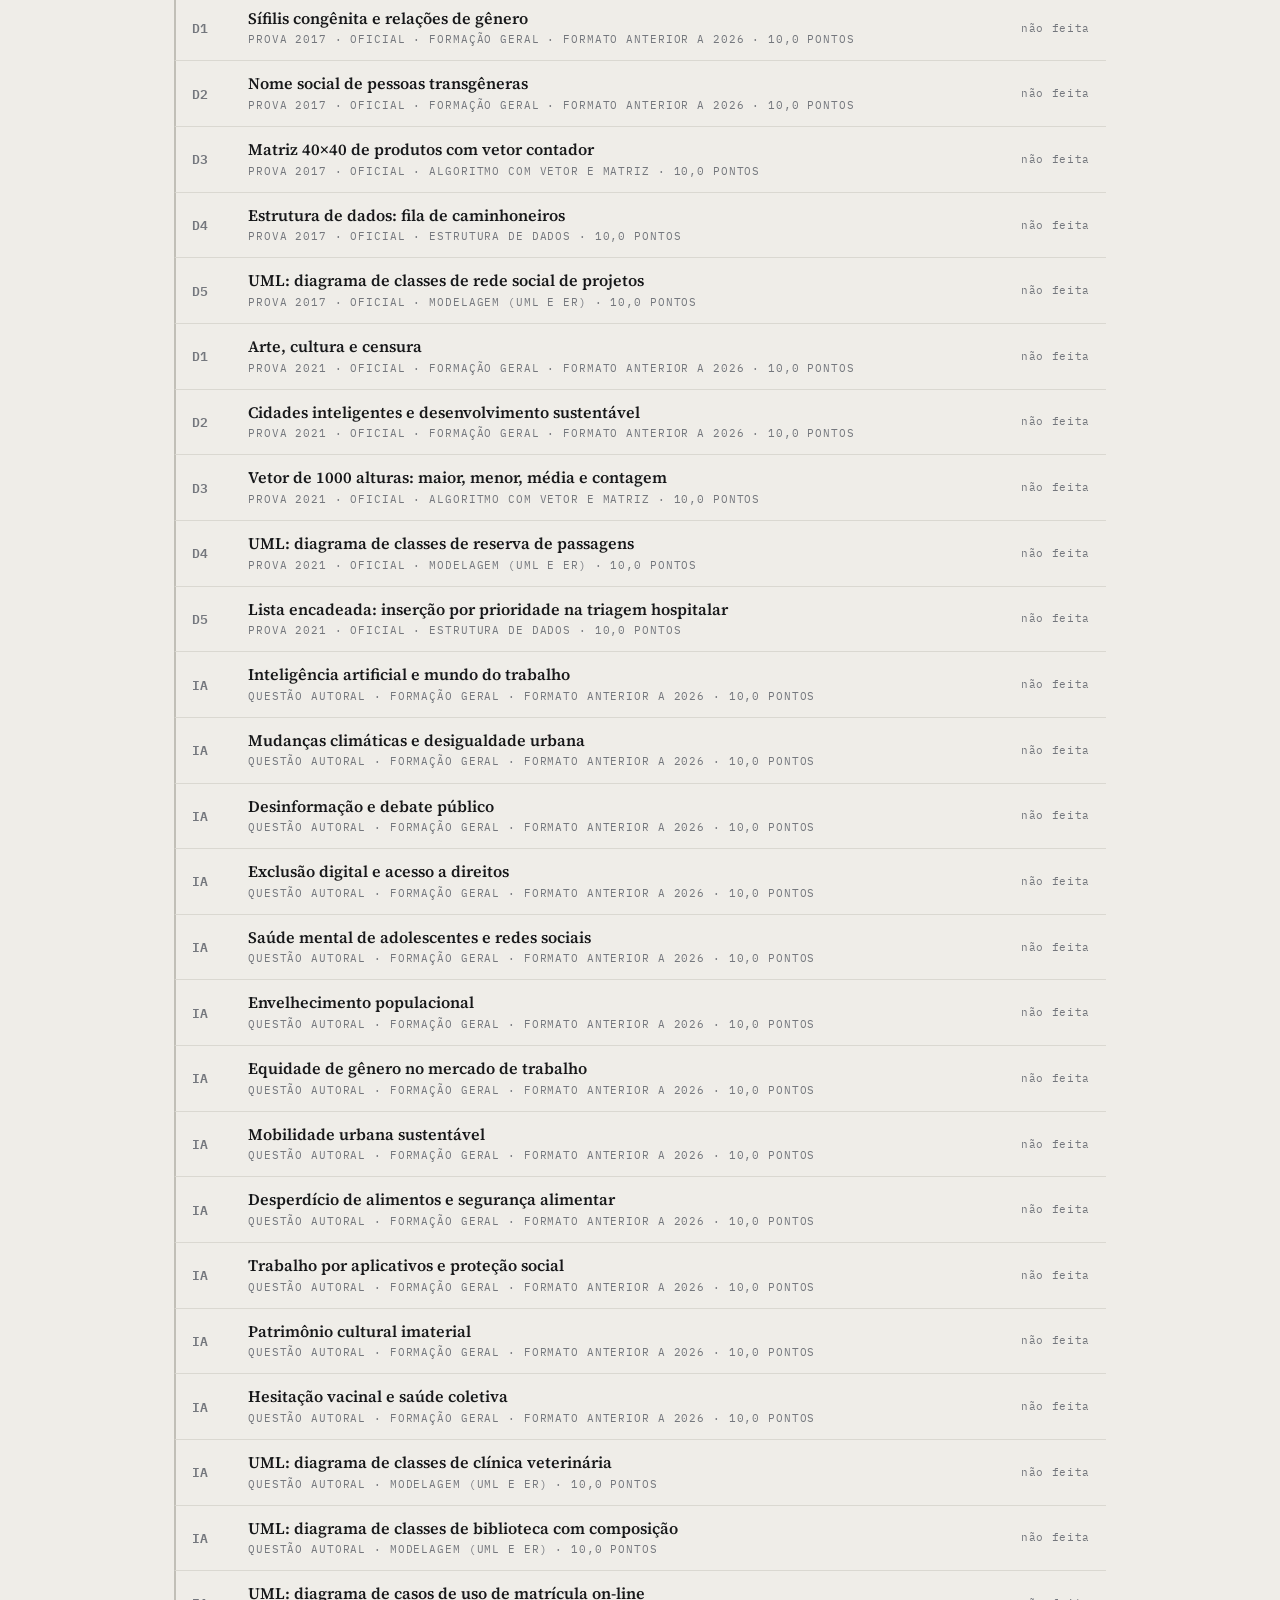
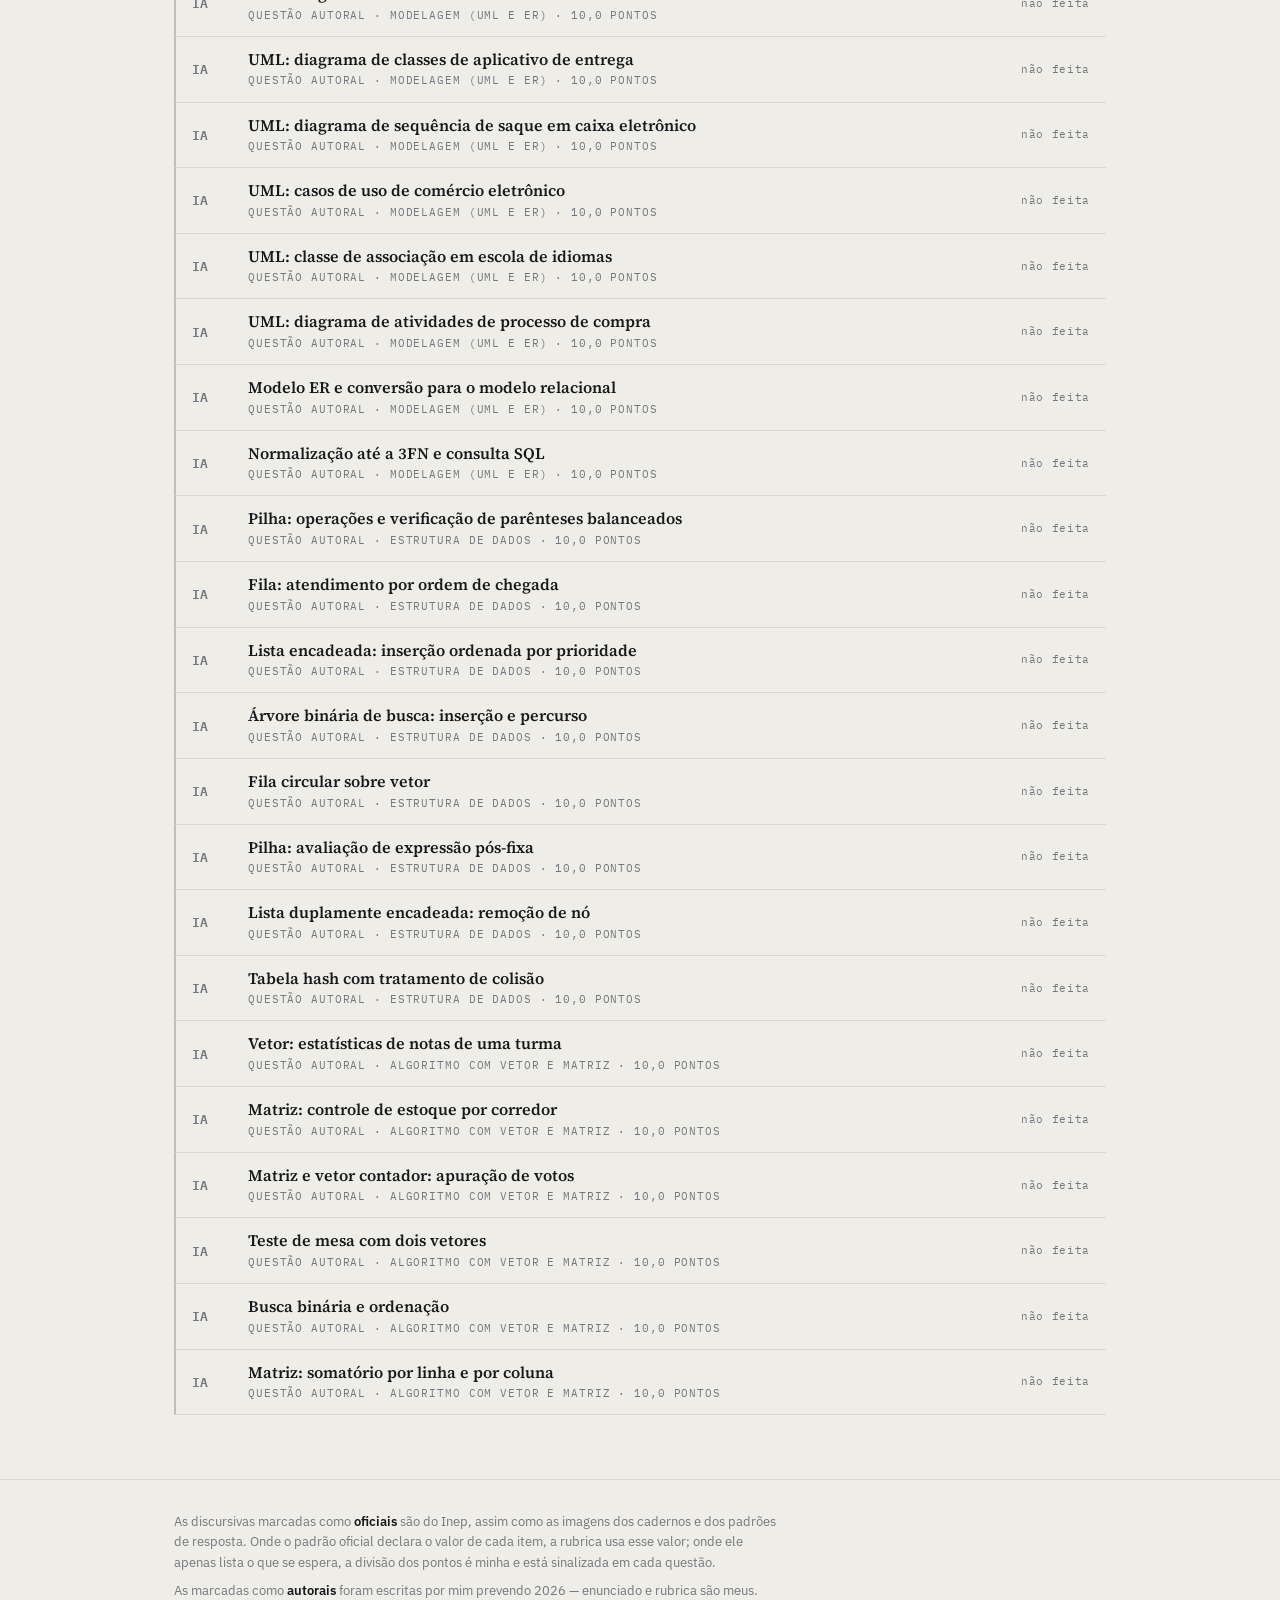
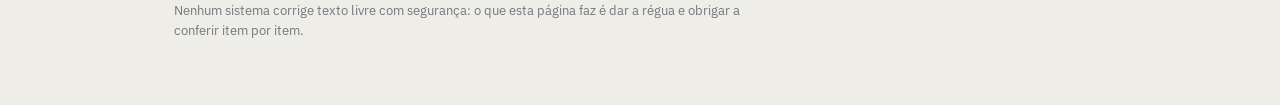
<file: estudo/discursivas.html>
<!doctype html>
<!--
  DESIGN — o contrato desta tela.

  O sistema está em assets/base-v2.css e o raciocínio inteiro está comentado lá.
  Em uma linha: dois registros — leitura é serifa sem cromia, instrumento é
  monoespaçado denso e só ele carrega cor — e a lei da cor, que reserva o acento
  ao que se clica, a cor de estado ao que aconteceu, e deixa todo o resto cinza.
  O tema tem três estados (auto | claro | escuro) e nav.js os escreve em
  data-theme antes de o <body> existir. As fontes estão em assets/fontes/:
  nada sai para a internet.

  O ?v= nos links de CSS existe para o navegador não servir a folha antiga do
  cache. Mudou o CSS, suba o número — em todas as telas, senão elas divergem.

  Específico das discursivas:

  • Carrega simulado-v2.css porque discursivas.js reusa quase todo o vocabulário
    de classe de simulado.js — .tela, .resposta, .rotulo, .quesito, .ritem,
    .visor, .moldura, .origem. Renomear qualquer uma delas quebra as duas telas
    de uma vez, e ainda a revisão.
  • O editor (textarea.editor) é registro de LEITURA de propósito, e é a única
    peça de formulário do material que é. Ali se escreve — e escrever quinze
    linhas em fonte de interface cansa. Serifa 17/28 sobre papel, como as
    linhas do caderno de respostas.
  • Filtros, contagem, seletores e o contador de caracteres são instrumento:
    mono, minúsculo, cinza. É o que se opera, não o que se lê.
  • .contador.estourou é ESTADO, não decoração: passou do limite de linhas.
    Por isso vermelho ali é legítimo.
  • .barravolta é redefinido no <style> abaixo, e a versão local vence a de
    simulado-v2.css. A regra existe porque quem entra numa discursiva pelo
    ensaio precisa de saída à vista, sempre.
-->
<html lang="pt-BR">
<head>
<meta charset="utf-8" />
<meta name="viewport" content="width=device-width, initial-scale=1" />
<title>Discursivas — ENADE 2026 TADS</title>
<link rel="stylesheet" href="assets/base-v2.css?v=2" />
<link rel="stylesheet" href="assets/simulado-v2.css?v=2" />
<script>window.PAGINA = "disc";</script>
<script src="assets/nav.js"></script>
<style>
  /* A marginália volta a ser faixa horizontal AQUI, e só aqui.
     Nos simulados a origem tem três itens curtos — 2017, Eng. de SW, Requisitos —
     e cabe bem na coluna de 104 px à esquerda do enunciado. Na discursiva ela
     carrega prova, número, bloco, formato, pontuação e a ressalva de divisão de
     pontos inferida: na mesma coluna isso vira uma dúzia de linhas quebradas no
     meio das palavras. Texto diferente pede medida diferente. */
  @media (min-width: 900px) {
    .tela:has(> .origem) { display: flex; }
    .origem {
      flex-direction: row; align-items: center; flex-wrap: wrap;
      gap: var(--e2); text-align: left; padding-top: 0;
    }
    .origem .sep { display: inline; }
  }

  /* Filtros e contadores são instrumento: mono, denso, cinza. */
  .filtros { display: flex; gap: var(--e3); flex-wrap: wrap; align-items: flex-end; }
  .filtros .campo { display: flex; flex-direction: column; gap: var(--e1); }
  .filtros label {
    font-family: var(--f-dado); font-size: var(--t-11); letter-spacing: .13em;
    text-transform: uppercase; color: var(--tenue);
  }
  .filtros select {
    font-size: var(--t-13); color: var(--tinta); background: var(--leitura);
    border: 1px solid var(--filete-2); border-radius: var(--r);
    padding: 9px 11px; min-width: 165px;
  }
  .contagem {
    font-family: var(--f-dado); font-size: var(--t-11); letter-spacing: .08em;
    text-transform: uppercase; color: var(--tenue); font-variant-numeric: tabular-nums;
  }

  /* O editor é o oposto: é onde você escreve, então é registro de leitura —
     serifa, entrelinha larga, papel. Escrever quatro parágrafos em fonte de
     interface cansa, e a discursiva de 2026 vale 11,25% da nota. */
  textarea.editor {
    width: 100%; font-family: var(--f-ler); font-size: 17px; line-height: 28px;
    color: var(--tinta); background: var(--leitura);
    border: 1px solid var(--filete-2); border-left: 2px solid var(--filete-2);
    border-radius: 0; padding: var(--e4) var(--e5); resize: vertical; min-height: 220px;
  }
  textarea.editor:focus-visible { outline: 2px solid var(--acento); outline-offset: 1px; }
  .contador {
    font-family: var(--f-dado); font-size: var(--t-11); color: var(--tenue);
    font-variant-numeric: tabular-nums; text-align: right; letter-spacing: .06em;
  }
  .contador.estourou { color: var(--erro); font-weight: 600; }

  /* barra de saída: sempre no topo da questão, para nunca ficar preso na tela */
  .barravolta {
    display: flex; gap: var(--e2); flex-wrap: wrap; align-items: center;
    padding-bottom: var(--e2); border-bottom: 1px solid var(--filete); margin-bottom: 2px;
  }
</style>
</head>
<body class="simulado">

<div class="wrap">
  <div id="avisoArmazenamento">
    Este navegador está bloqueando o armazenamento local, então suas respostas e notas não serão
    salvas ao fechar a página. Abra o material pelo atalho <code>abrir.cmd</code>, que o serve por
    <code>http://localhost</code> — assim tudo funciona normalmente.
  </div>
  <div id="app"></div>
</div>

<footer>
  <div class="wrap">
    <p>As discursivas marcadas como <strong>oficiais</strong> são do Inep, assim como as imagens dos
      cadernos e dos padrões de resposta. Onde o padrão oficial declara o valor de cada item, a
      rubrica usa esse valor; onde ele apenas lista o que se espera, a divisão dos pontos é minha e
      está sinalizada em cada questão.</p>
    <p>As marcadas como <strong>autorais</strong> foram escritas por mim prevendo 2026 — enunciado e
      rubrica são meus. Nenhum sistema corrige texto livre com segurança: o que esta página faz é
      dar a régua e obrigar a conferir item por item.</p>
  </div>
</footer>

<script src="assets/paginas.js"></script>
<script src="assets/banco/disc-oficiais.js"></script>
<script src="assets/banco/disc.js"></script>
<script src="assets/banco/legado-ids.js"></script>
<script src="assets/historico.js"></script>
<script src="assets/discursivas.js"></script>
<script>abrirDiscursivas();</script>
</body>
</html>
</file>
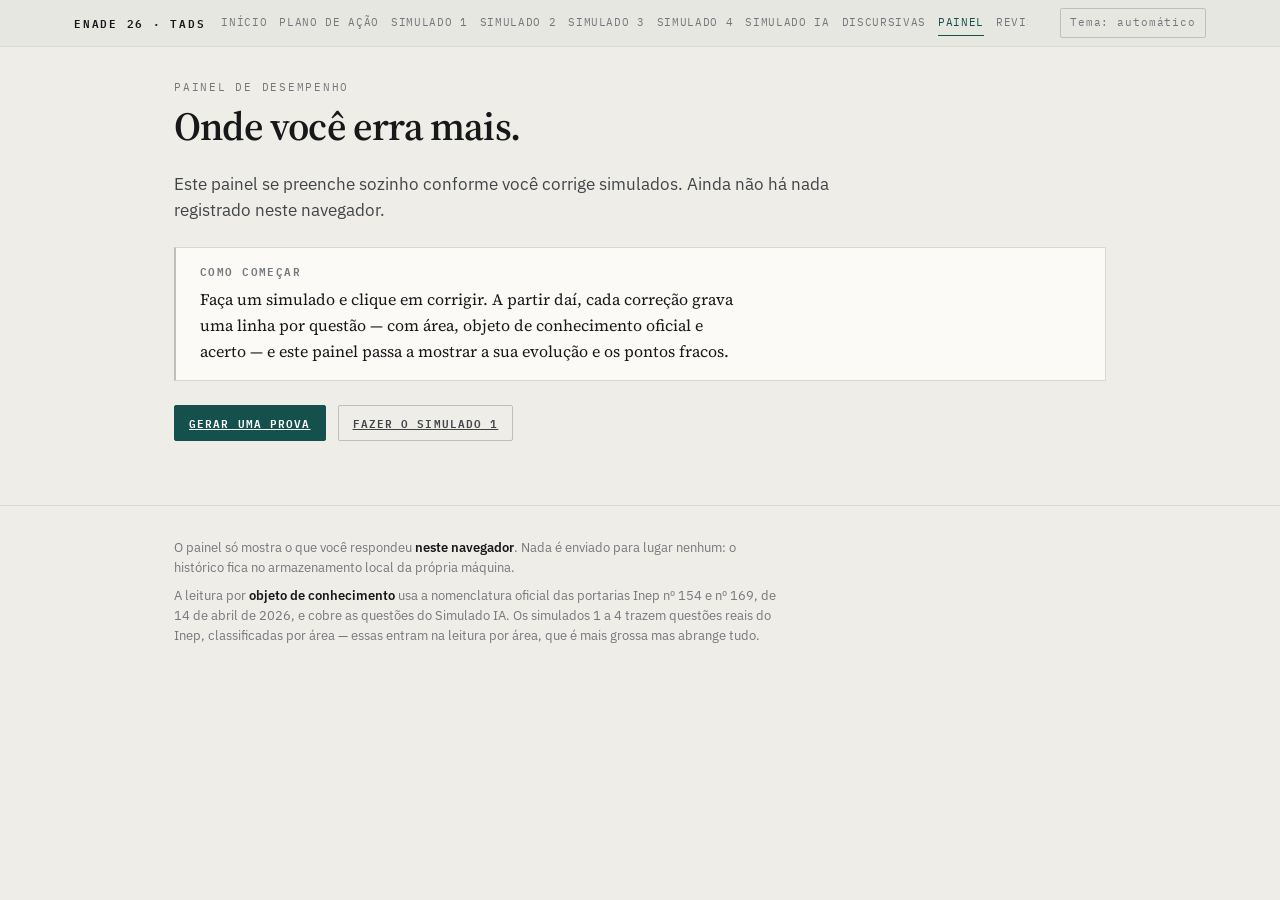
<file: estudo/painel.html>
<!doctype html>
<!--
  DESIGN — o contrato desta tela.

  O sistema está em assets/base-v2.css e o raciocínio inteiro está comentado lá.
  Em uma linha: dois registros — leitura é serifa sem cromia, instrumento é
  monoespaçado denso e só ele carrega cor — e a lei da cor, que reserva o acento
  ao que se clica, a cor de estado ao que aconteceu, e deixa todo o resto cinza.
  O tema tem três estados (auto | claro | escuro) e nav.js os escreve em
  data-theme antes de o <body> existir. As fontes estão em assets/fontes/:
  nada sai para a internet.

  O ?v= nos links de CSS existe para o navegador não servir a folha antiga do
  cache. Mudou o CSS, suba o número — em todas as telas, senão elas divergem.

  Específico do painel:

  • Esta tela é quase toda instrumento: é onde se lê medida, não texto. A única
    parte em registro de leitura é o cartão de recomendação ("Comece por aqui").
  • A COR AQUI É SEMPRE REFORÇO, NUNCA O PORTADOR. Toda linha traz o percentual
    e a fração por extenso, porque atenção e crítico ficam quase idênticos para
    quem tem deuteranopia. Se um dia alguém remover o número achando que a barra
    basta, a leitura morre para essas pessoas.
  • Menos de 5 questões não vira veredito: a barra fica cinza e o gráfico nem
    inclui a categoria. Zero em três questões é ruído com cara de diagnóstico.
  • Os três gráficos saem do ARTEFATO, o mesmo renderizador dos gráficos que
    aparecem dentro das questões — uma linguagem visual só no material inteiro.
    Por isso painel.html carrega assets/artefato.js.
  • A dica de valor ao passar o mouse é acrescentada em painel.js, e NUNCA deve
    ir para artefato.js: dentro de uma questão o gráfico é o enunciado, e
    revelar o valor exato no hover estragaria a questão de interpretação.
  • painel.js:59 escreve background: var(--good|--warn|--flag) direto no atributo
    style. Esses nomes só existem por causa da ponte de aliases no fim de
    base-v2.css. Token indefinido em valor inline não cai num padrão: cai em
    `unset`, e a barra fica transparente dentro de um trilho visível, sem erro
    nenhum no console. Apagar a ponte apaga essas barras em silêncio.
  • .arow precisa de coluna de valor mais larga que a da tela de resultado do
    simulado, porque aqui ela carrega "55% 11/20" e lá só "11/20".
  • .graficos é sempre uma coluna: body.simulado estreita a página para 980 px e
    o desenho do ARTEFATO tem 620 de largura útil. Em duas colunas o texto do
    eixo cai para menos de 9 px efetivos.
-->
<html lang="pt-BR">
<head>
<meta charset="utf-8" />
<meta name="viewport" content="width=device-width, initial-scale=1" />
<title>Painel de desempenho — ENADE 2026 TADS</title>
<link rel="stylesheet" href="assets/base-v2.css?v=2" />
<link rel="stylesheet" href="assets/simulado-v2.css?v=2" />
<script>window.PAGINA = "painel";</script>
<script src="assets/nav.js"></script>
<style>
  /* A linha de cada objeto: rótulo à esquerda, barra, e o número sempre visível.
     O número não é enfeite — é o que garante a leitura sem depender da cor, já que
     atenção e crítico ficam quase idênticos para quem tem deuteranopia. */
  /* aqui a coluna do número carrega "55% 11/20", não só "11/20": precisa ser
     mais larga que a da tela de resultado do simulado */
  .arow { grid-template-columns: 190px 1fr 88px; }
  .orow { grid-template-columns: 250px 1fr 92px; }
  @media (max-width: 700px) {
    .arow { grid-template-columns: 130px 1fr 80px; }
    .orow { grid-template-columns: 130px 1fr 78px; }
  }
  .alabel .num {
    font-family: var(--f-dado); font-size: var(--t-11); color: var(--tenue);
    letter-spacing: .1em; margin-right: 6px;
  }
  .aval .pct { font-weight: 600; color: var(--tinta); }
  .aval .de { color: var(--tenue); }

  /* barra do sistema de tempo: uma coluna por correção, na ordem em que aconteceram */
  .evolucao {
    display: flex; align-items: flex-end; gap: 3px; height: 120px;
    padding: var(--e3) var(--e4); background: var(--instr);
    border: 1px solid var(--filete); overflow-x: auto;
  }
  .ecol { display: flex; flex-direction: column; justify-content: flex-end; align-items: center;
          gap: var(--e1); min-width: 30px; flex: 1 1 30px; height: 100%; }
  .ebar { width: 100%; background: var(--acento); min-height: 2px; }
  .ecap { font-family: var(--f-dado); font-size: var(--t-11); color: var(--tenue);
          font-variant-numeric: tabular-nums; white-space: nowrap; }

  .vazio { text-align: center; padding: var(--e6) 0 var(--e3); }
  .sembase { color: var(--tenue); font-size: var(--t-13); }

  /* legenda das faixas: quadrado de cor + rótulo. A cor nunca carrega sozinha —
     todo número aparece por extenso na própria linha. */
  .legenda {
    display: flex; gap: var(--e4); flex-wrap: wrap; align-items: center;
    font-family: var(--f-dado); font-size: var(--t-11); letter-spacing: .06em;
    text-transform: none; color: var(--tenue);
  }
  .legenda i {
    display: inline-block; width: 10px; height: 10px;
    border: 1px solid var(--filete-2); margin-right: 6px; vertical-align: -1px;
  }

  /* Um gráfico por linha, sempre. A prova estreita a página para 980 px e o
     desenho do ARTEFATO tem 620 de largura útil: em duas colunas o texto do
     eixo cairia para menos de 9 px efetivos. */
  .graficos { display: grid; gap: var(--e6); grid-template-columns: 1fr; }
  .graficos figure.artefato { max-width: none; }
</style>
</head>
<body class="simulado">

<div class="wrap">
  <div id="avisoArmazenamento">
    Este navegador está bloqueando o armazenamento local, então o painel não consegue guardar nem
    ler o seu histórico. Abra o material pelo atalho <code>abrir.cmd</code>, que o serve por
    <code>http://localhost</code> — assim tudo funciona normalmente.
  </div>
  <div id="app"></div>
</div>

<footer>
  <div class="wrap">
    <p>O painel só mostra o que você respondeu <strong>neste navegador</strong>. Nada é enviado
      para lugar nenhum: o histórico fica no armazenamento local da própria máquina.</p>
    <p>A leitura por <strong>objeto de conhecimento</strong> usa a nomenclatura oficial das
      portarias Inep nº 154 e nº 169, de 14 de abril de 2026, e cobre as questões do Simulado IA.
      Os simulados 1 a 4 trazem questões reais do Inep, classificadas por área — essas entram na
      leitura por área, que é mais grossa mas abrange tudo.</p>
  </div>
</footer>

<script src="assets/acervo.js"></script>
<script src="assets/objetos.js"></script>
<script src="assets/banco/legado-ids.js"></script>
<script src="assets/historico.js"></script>
<script src="assets/artefato.js"></script>
<script src="assets/painel.js"></script>
<script>abrirPainel();</script>
</body>
</html>
</file>
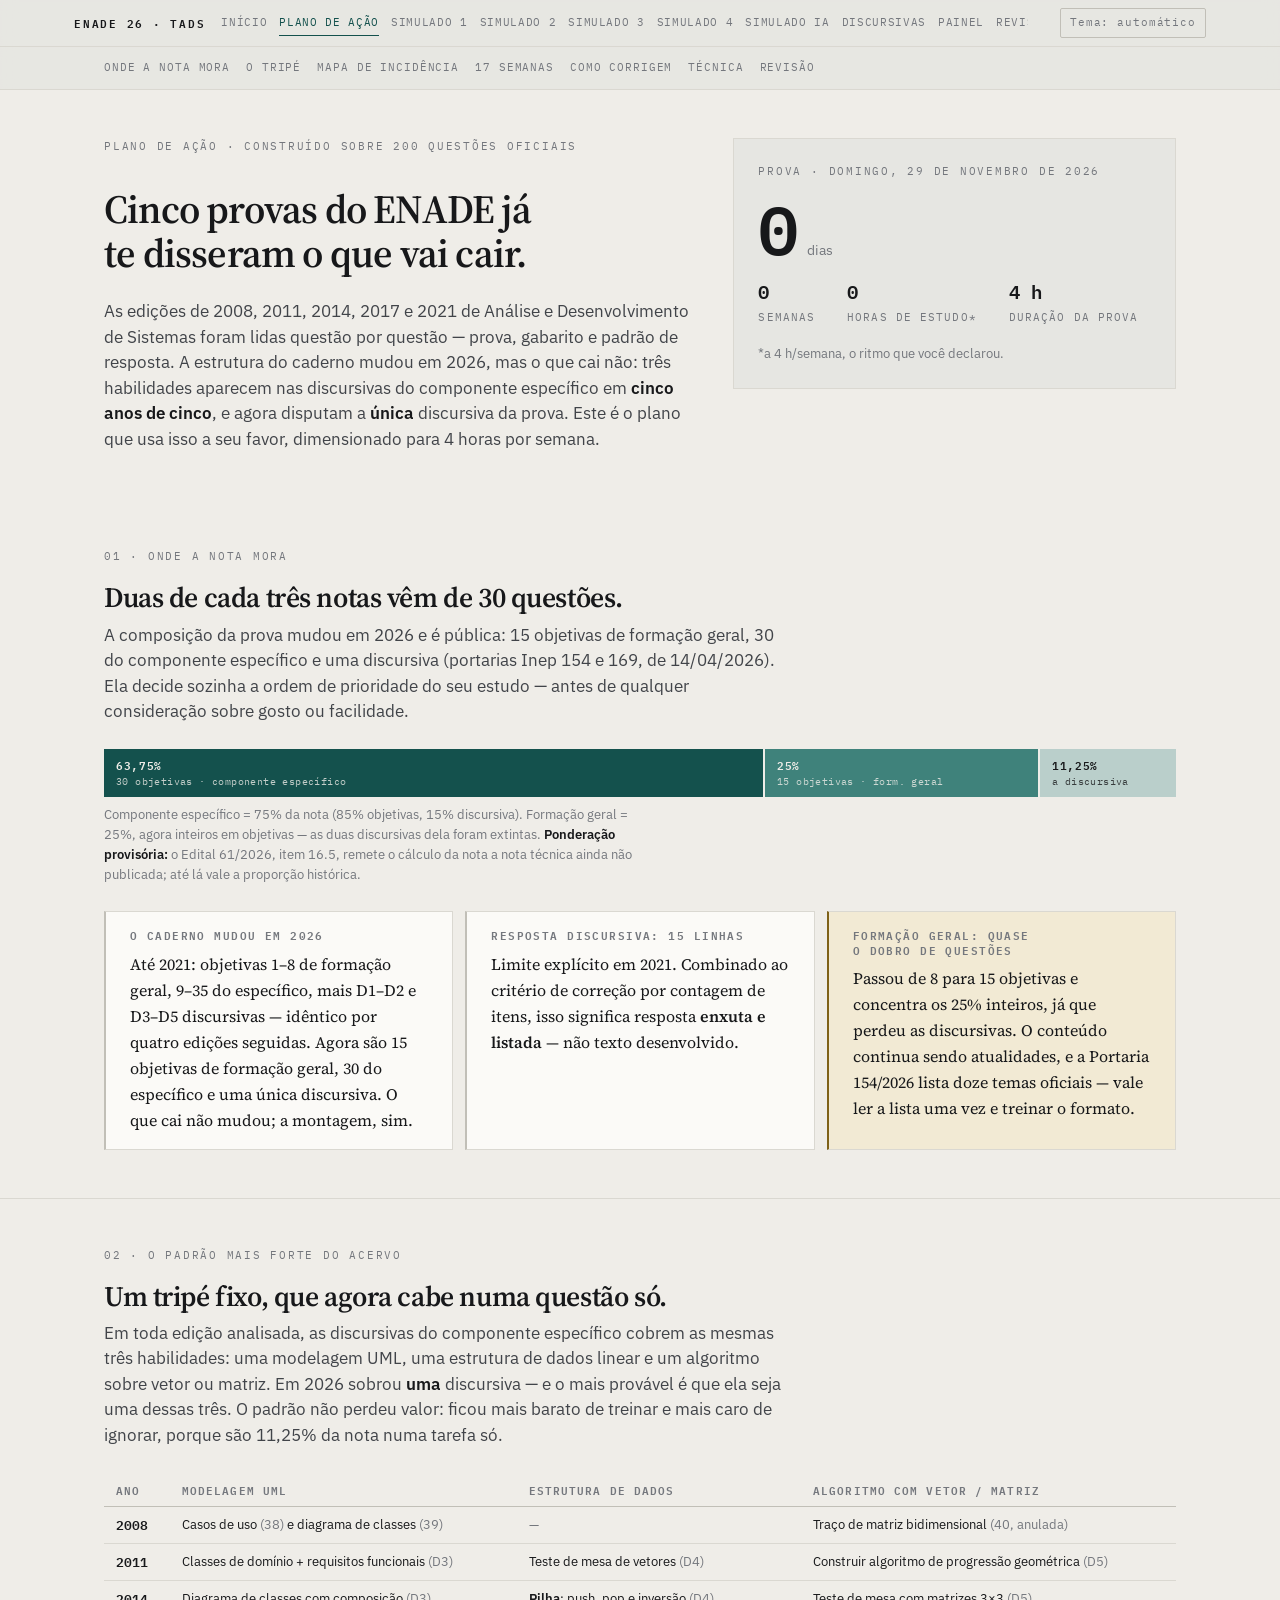
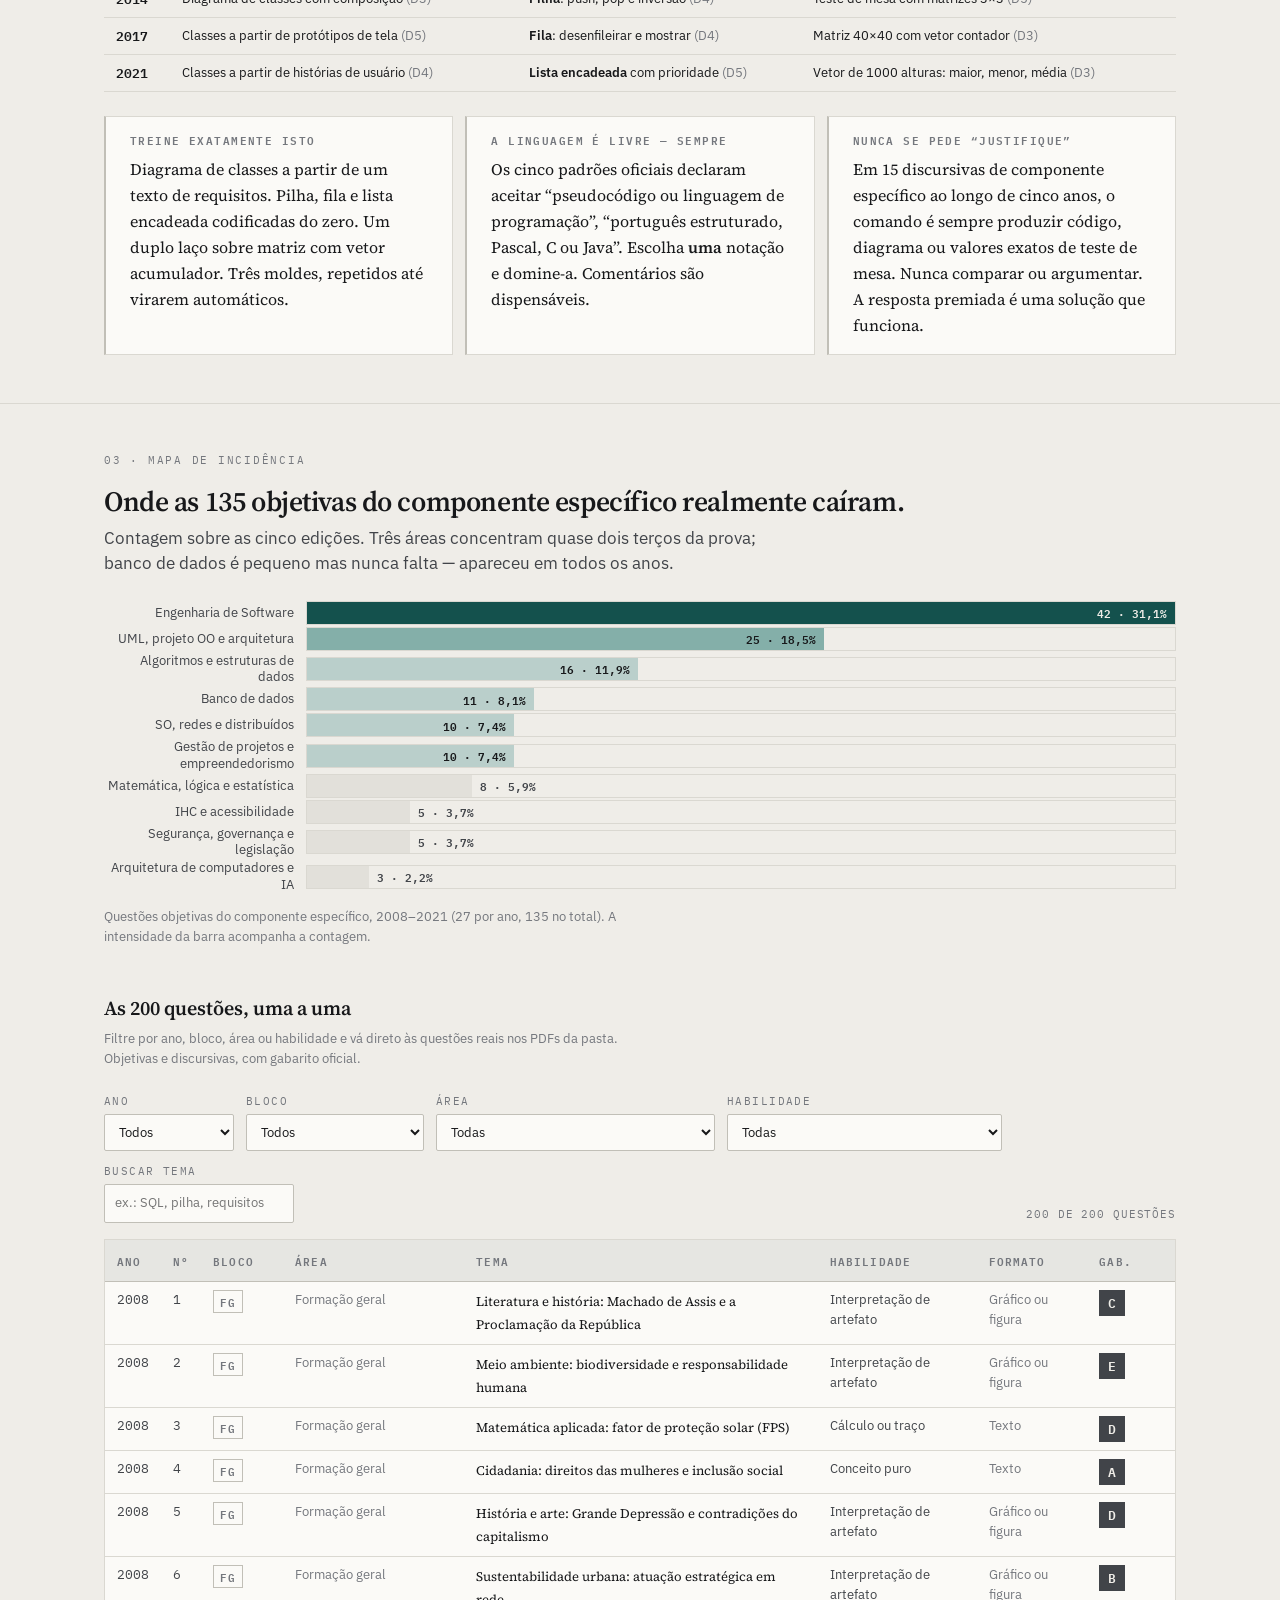
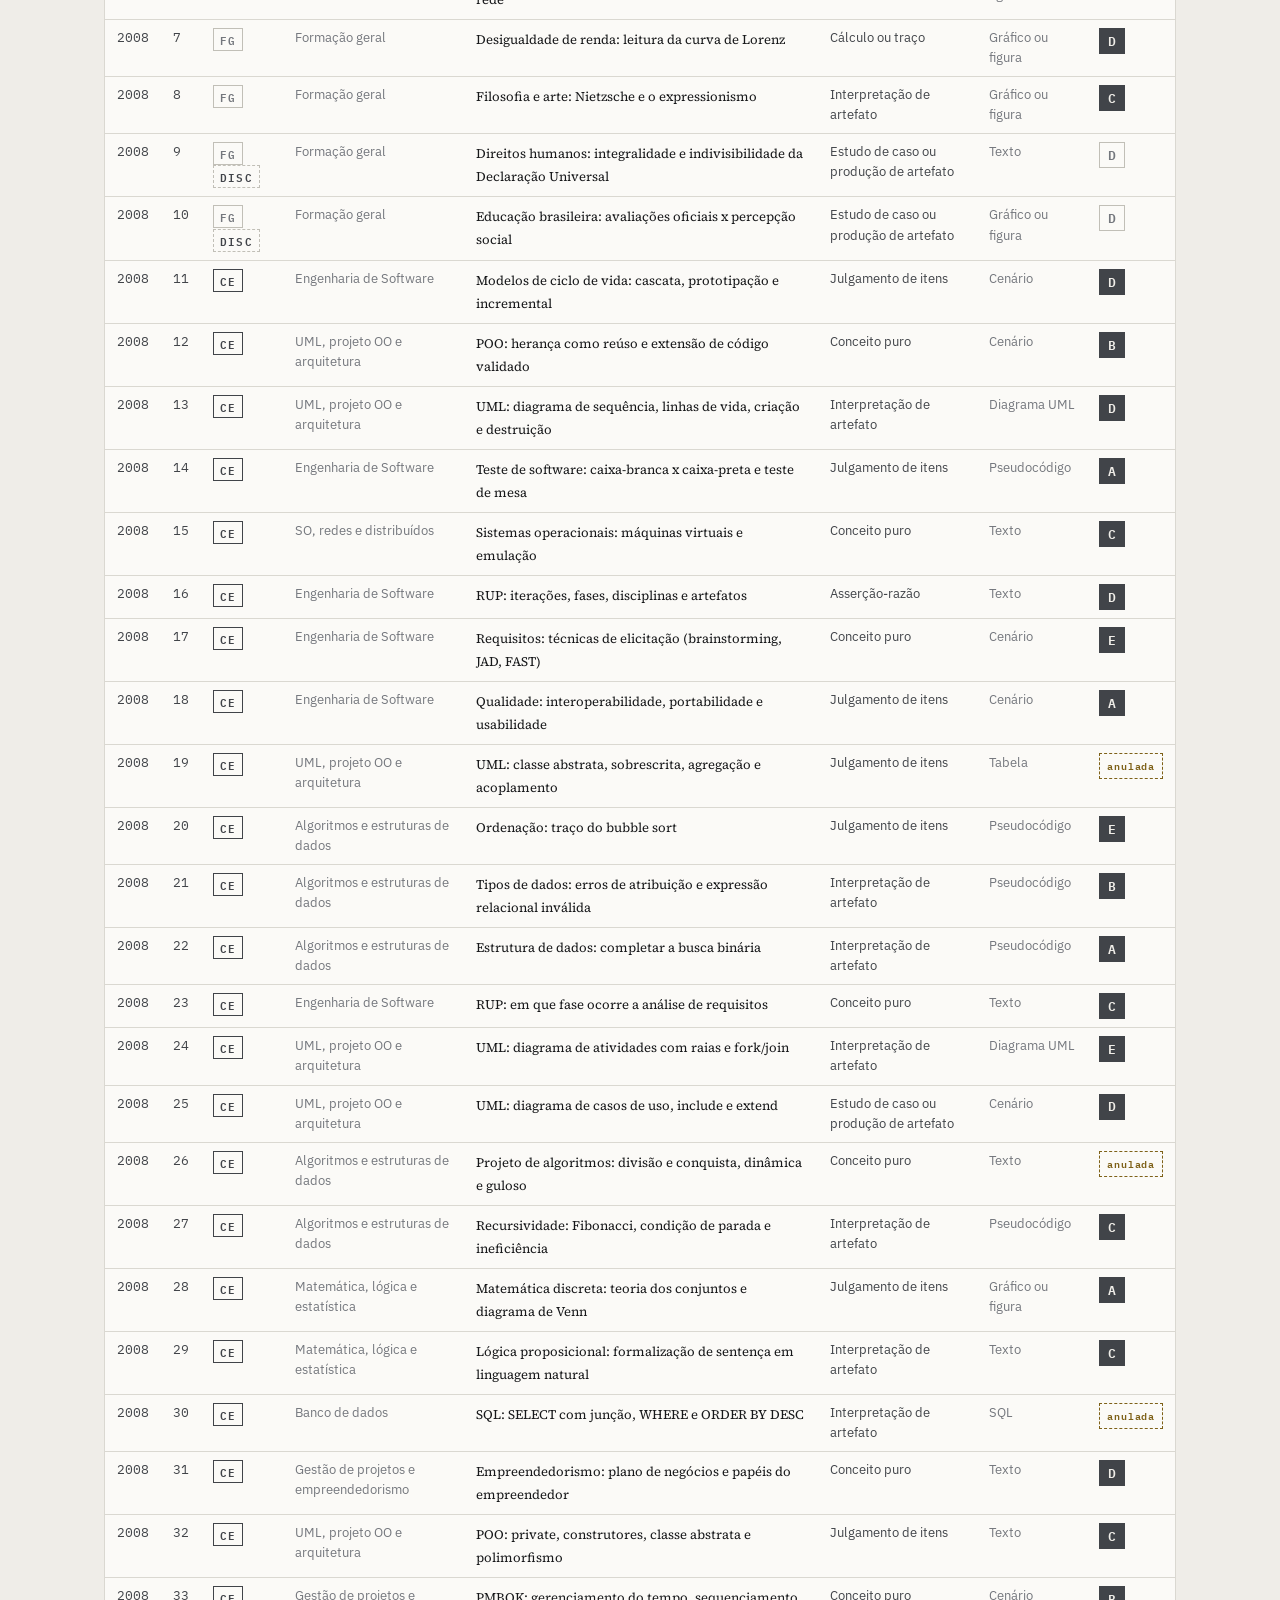
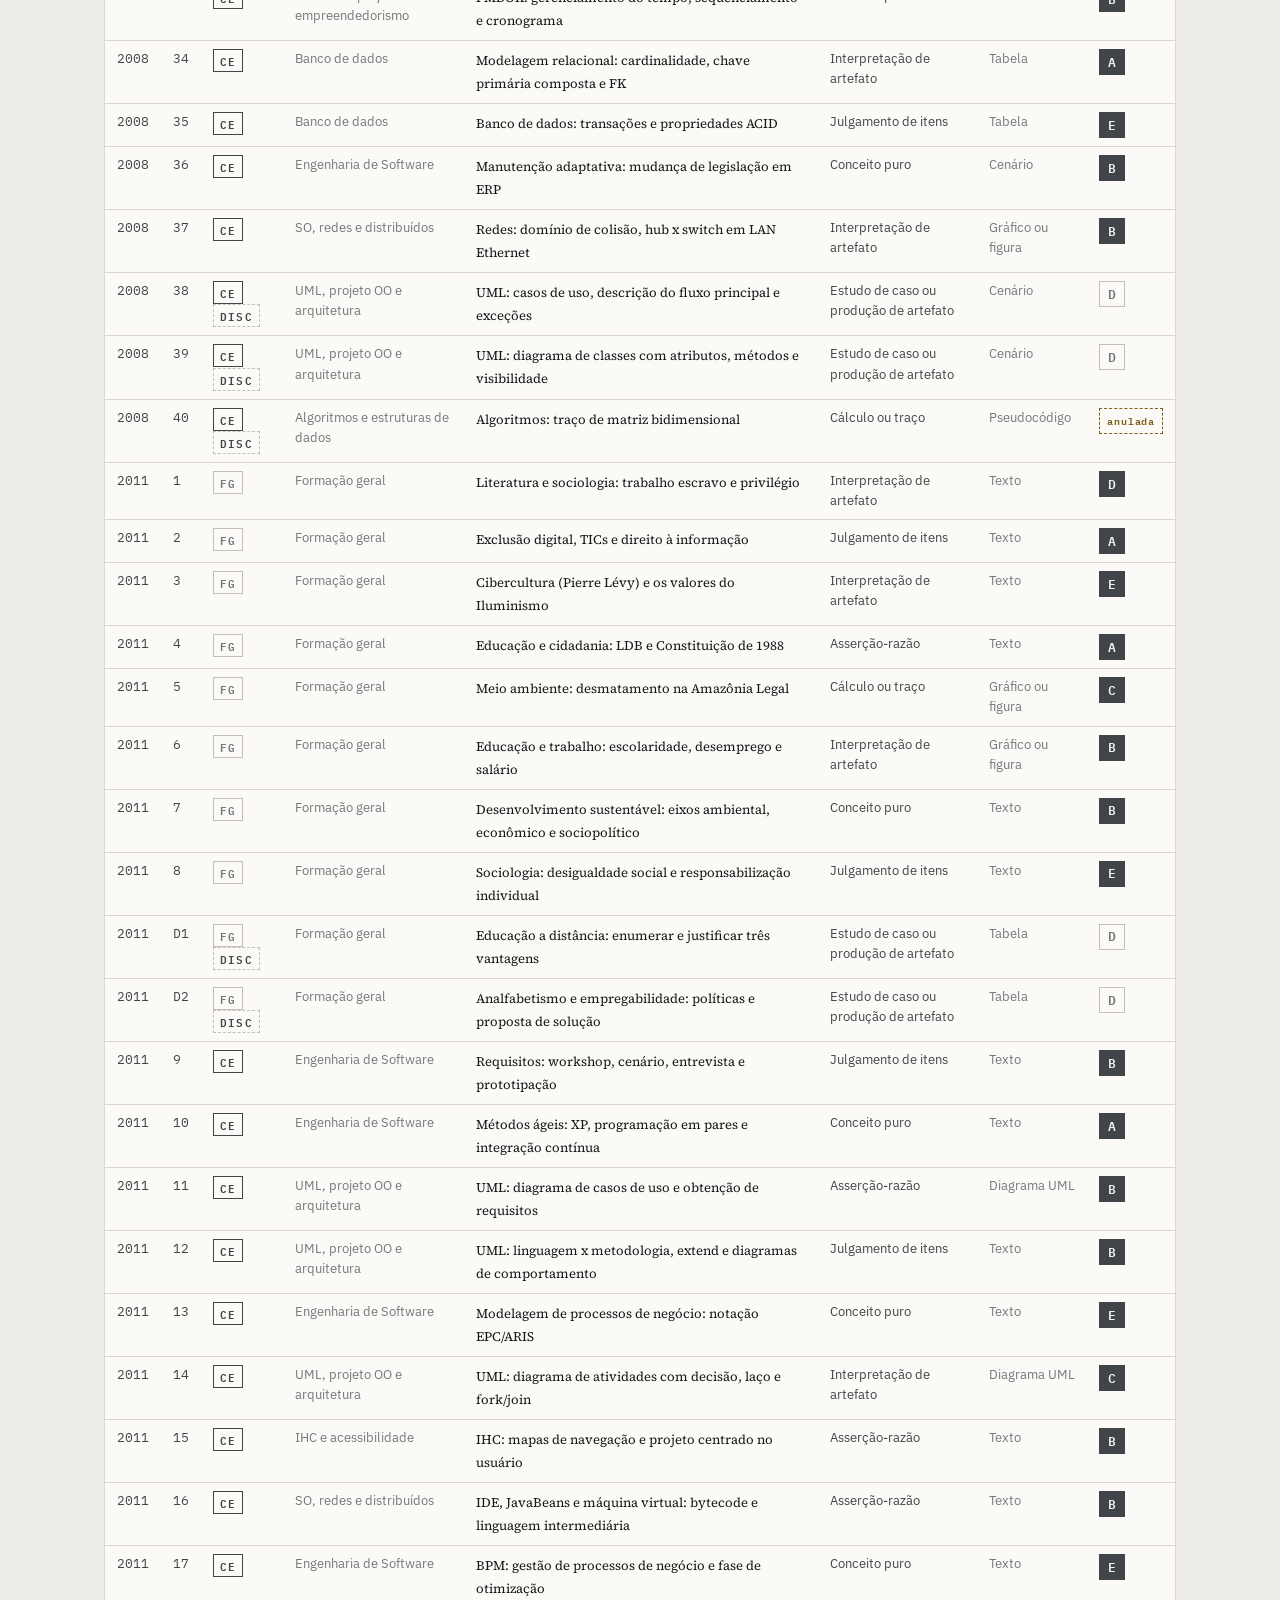
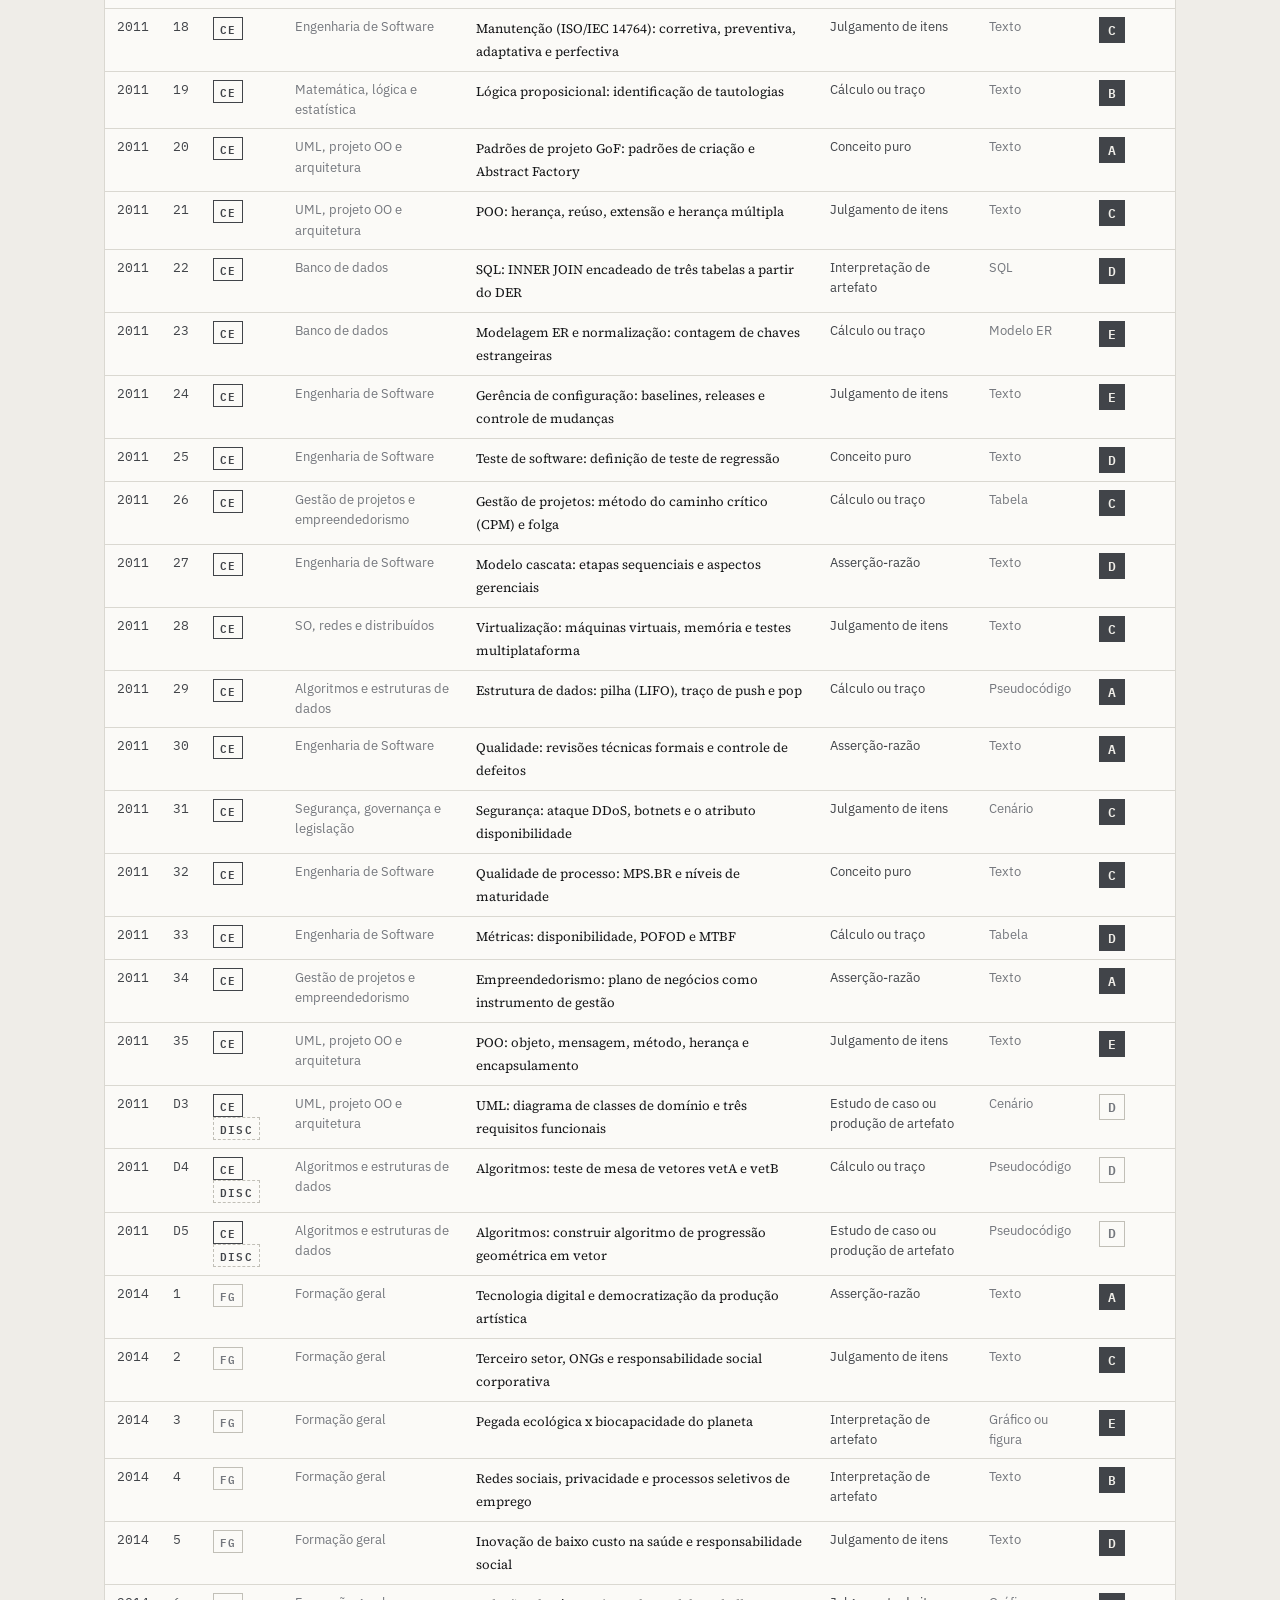
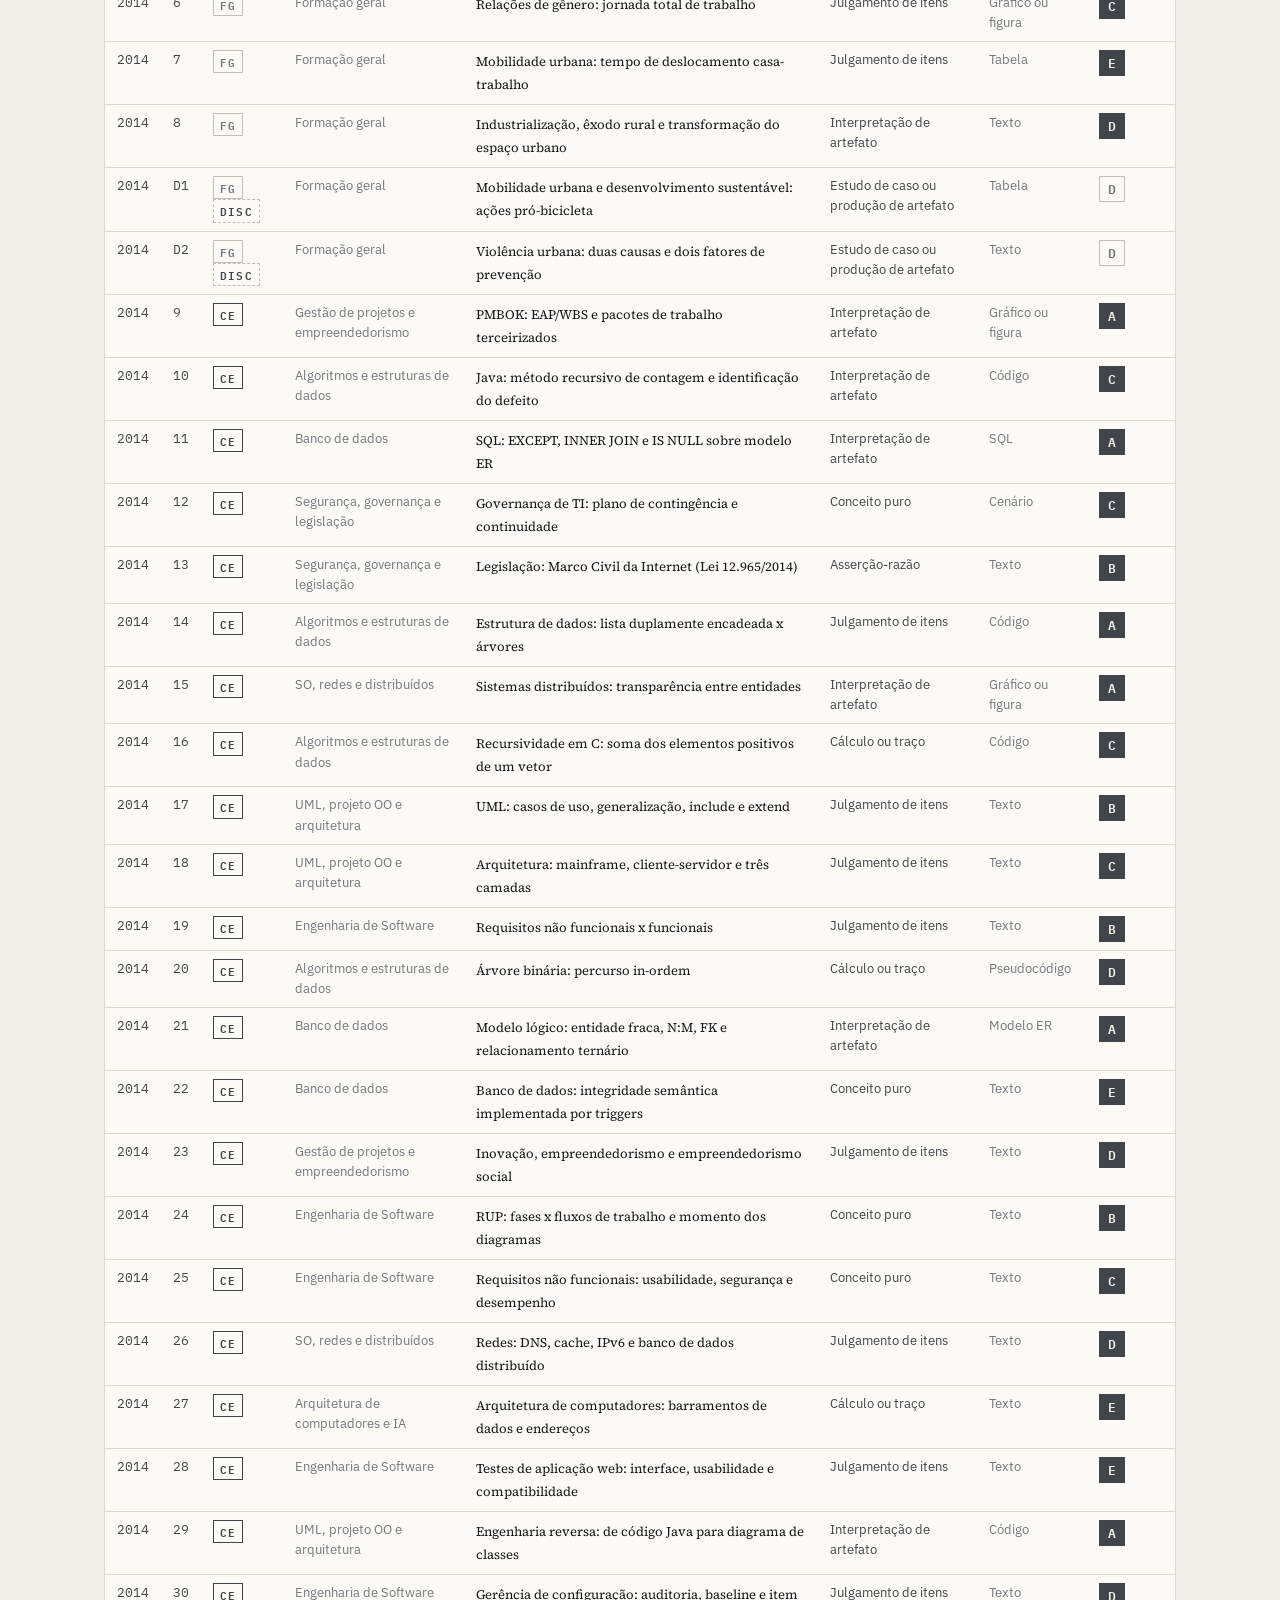
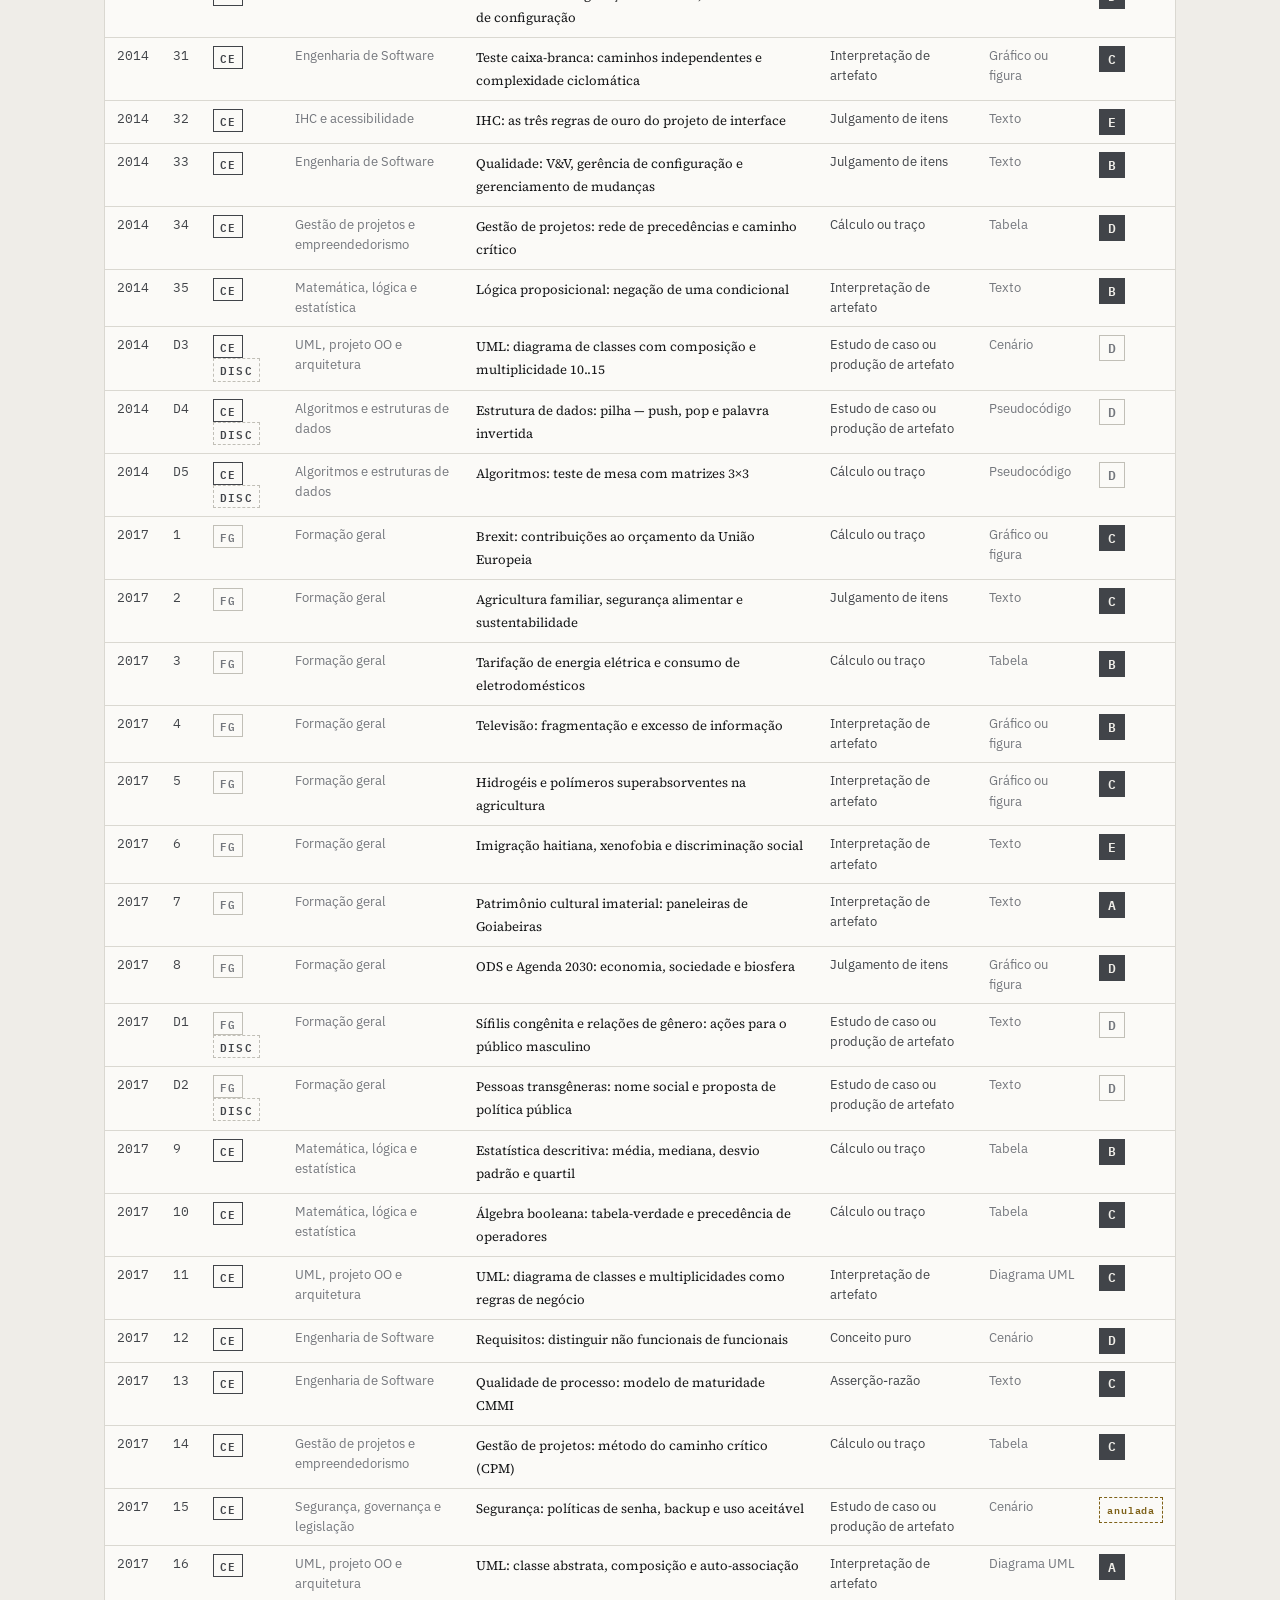
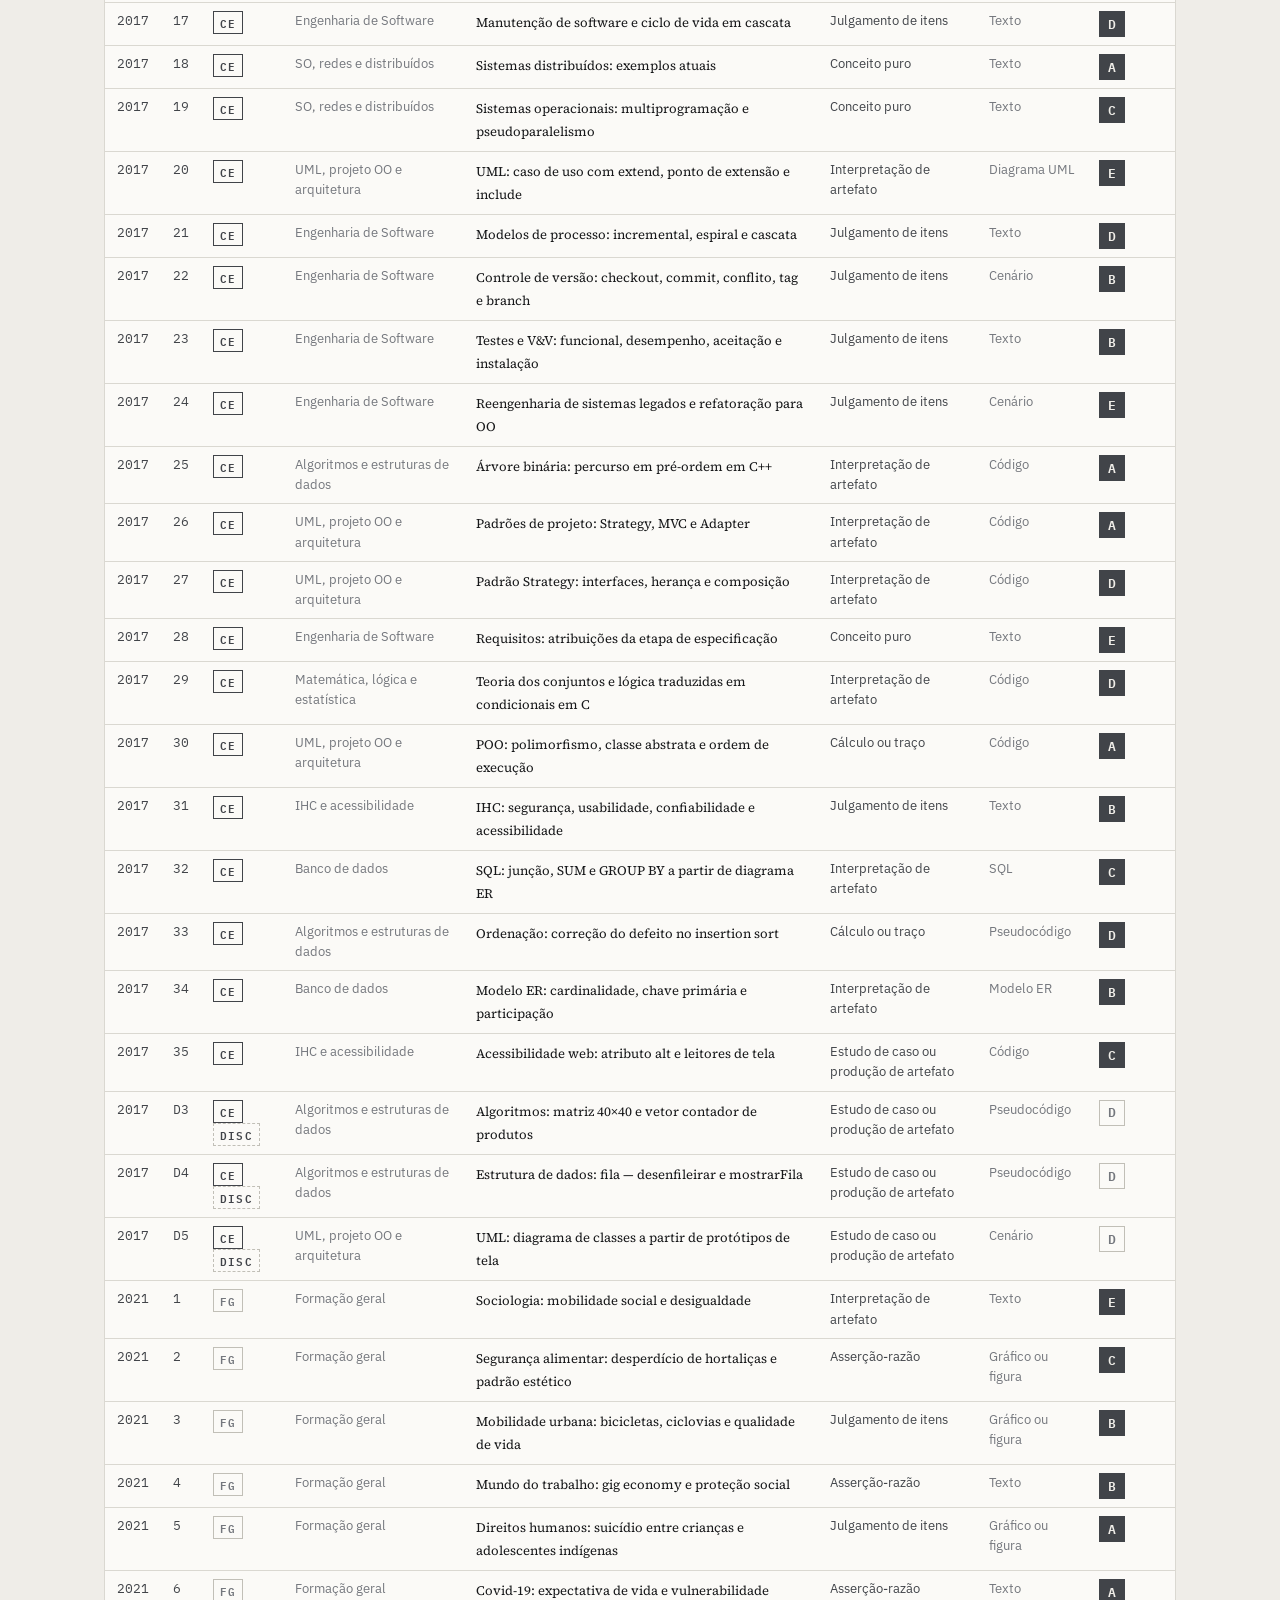
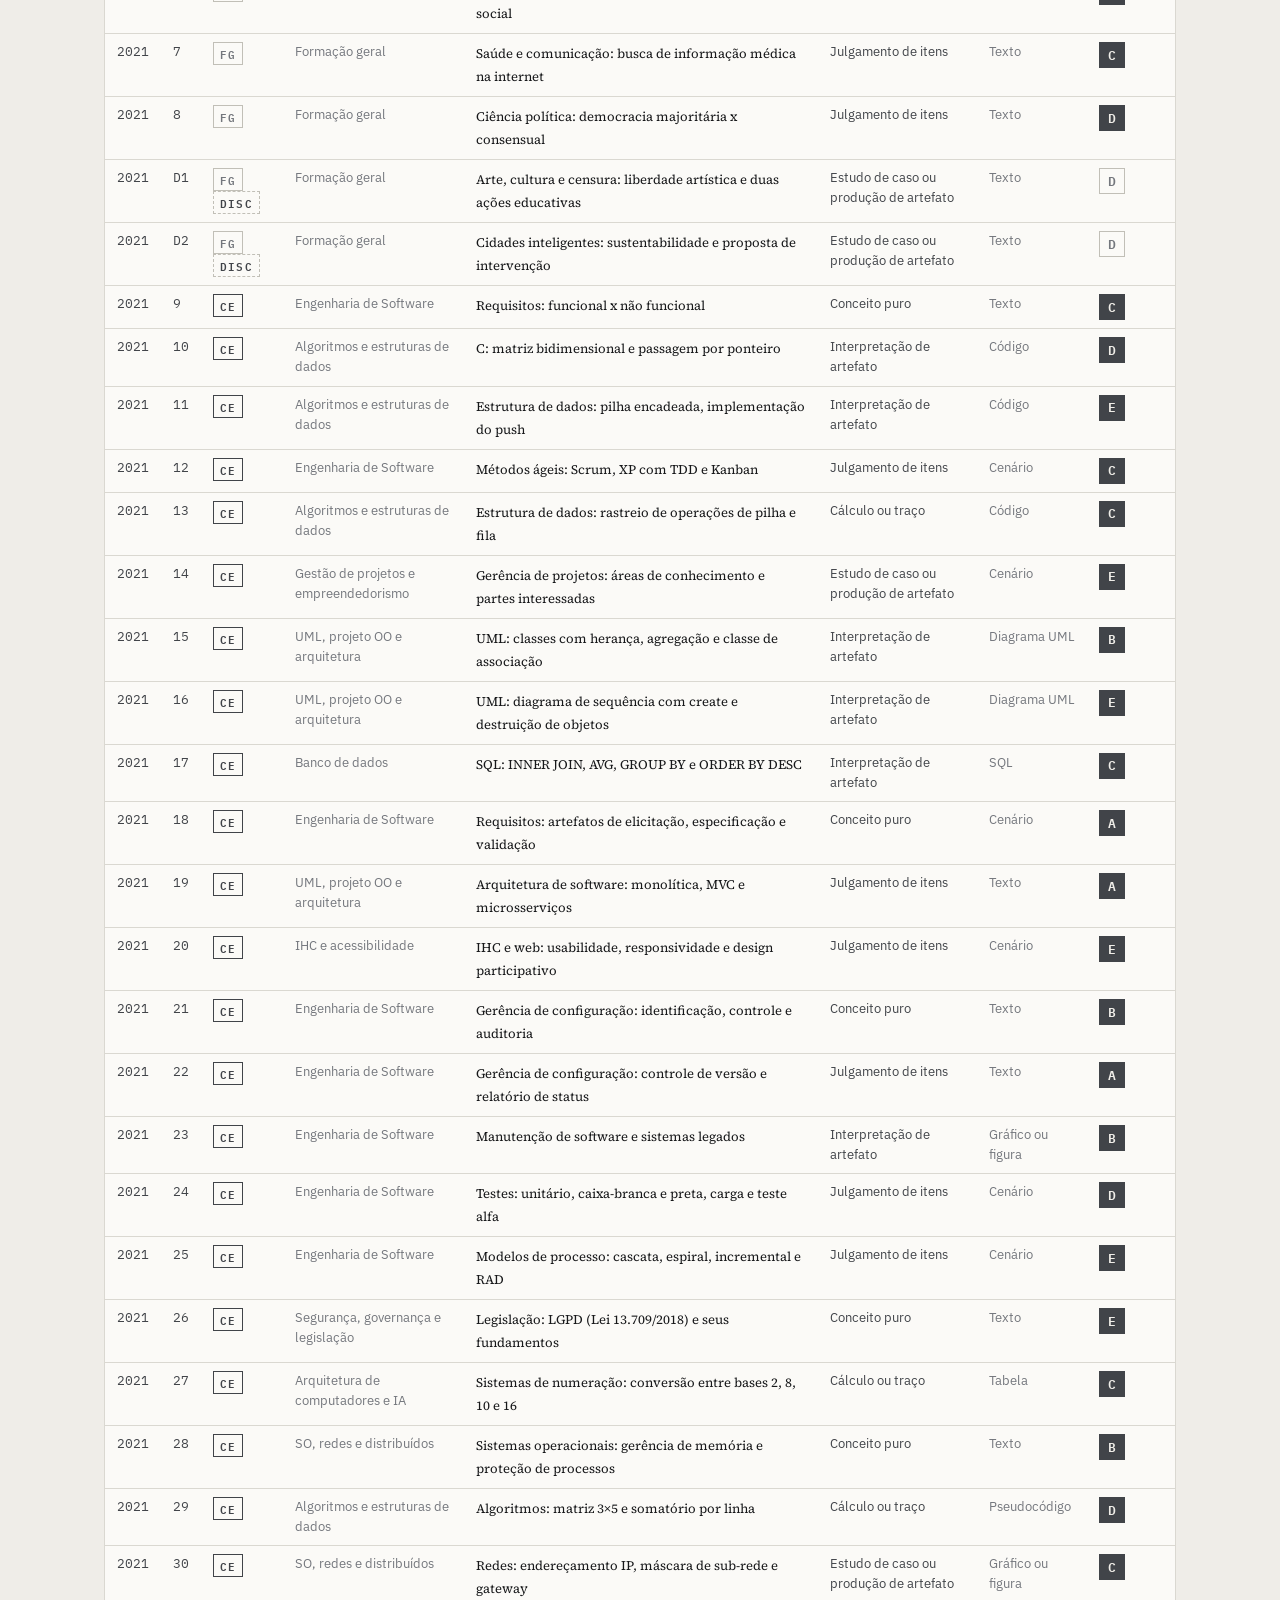
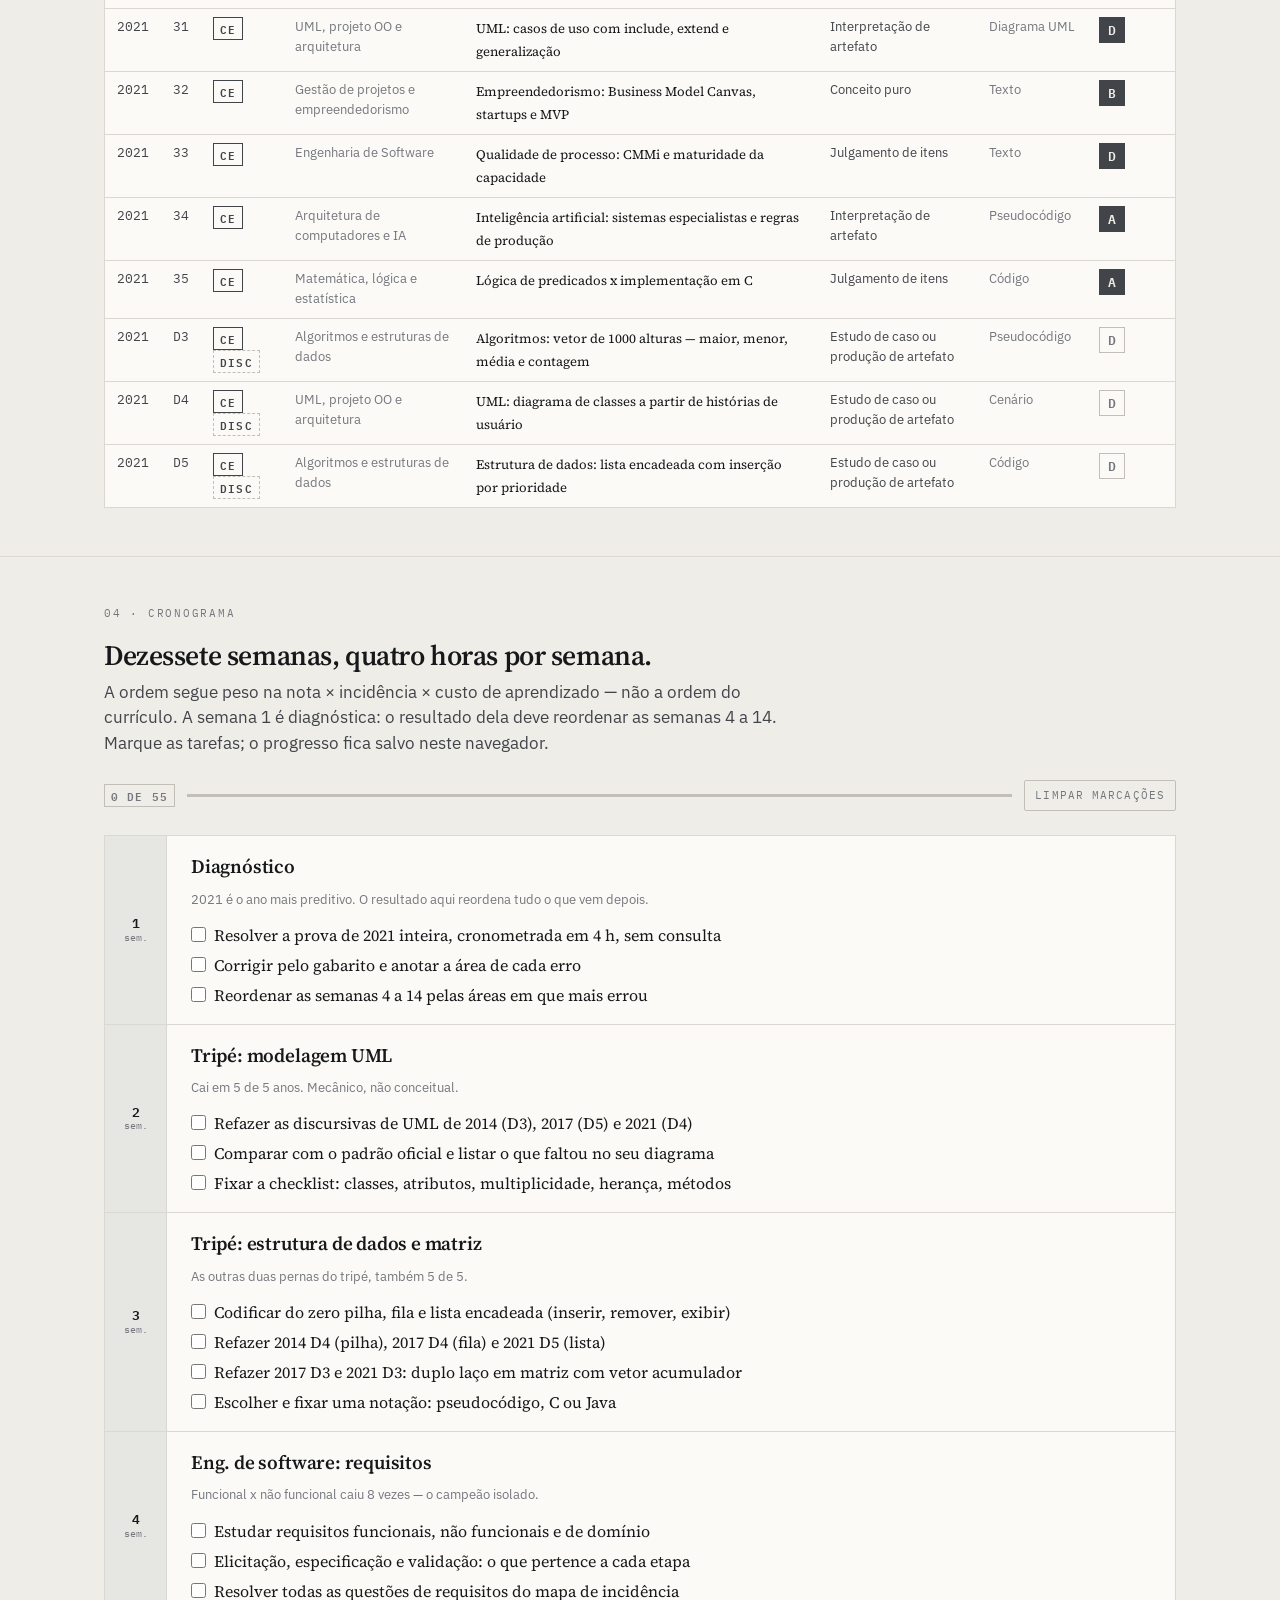
<file: estudo/plano.html>
<!doctype html>
<!--
  DESIGN — o contrato desta tela.

  O sistema está em assets/base-v2.css e o raciocínio inteiro está comentado lá.
  Em uma linha: dois registros — leitura é serifa sem cromia, instrumento é
  monoespaçado denso e só ele carrega cor — e a lei da cor, que reserva o acento
  ao que se clica, a cor de estado ao que aconteceu, e deixa todo o resto cinza.
  O tema tem três estados (auto | claro | escuro) e nav.js os escreve em
  data-theme antes de o <body> existir. As fontes estão em assets/fontes/:
  nada sai para a internet.

  O ?v= nos links de CSS existe para o navegador não servir a folha antiga do
  cache. Mudou o CSS, suba o número — em todas as telas, senão elas divergem.

  Específico do plano:

  • É a tela mais longa do material e a mais de leitura. O registro de leitura
    domina o texto das seções; o de instrumento fica na subnavegação, na
    contagem regressiva, nos filtros, na tabela das 200 questões e no
    cronograma. Estilos próprios em assets/plano-v2.css.
  • --calor-1..5 é rampa SEQUENCIAL: uma cor só, do claro ao escuro, e serve
    para magnitude. Nunca use a rampa para identificar séries de um gráfico —
    para isso existe --serie-1..3, paleta categórica validada. O mapa de
    incidência e a barra de pesos usam a rampa porque são grandeza, não
    identidade.
  • A barra de pesos (.wseg) é uma grandeza repartida em quatro partes, cada uma
    rotulada por dentro. É o rótulo que dispensa a cor de carregar a informação.
  • O rótulo dentro de .cfill: o script abaixo marca com a classe `claro` as
    barras nos três primeiros passos da rampa, e a cor do texto sai de --tinta
    ou --papel. Os dois viram junto com o tema; um branco fixo não vira, e some
    contra os passos claros da rampa no tema claro.
  • .subnav gruda em top:46px, que é a altura de nav.top em base-v2.css. Mexeu
    na altura da barra, mexa aqui também ou abre uma fresta.
  • body.plano é gancho sem regra — era assim antes da migração e continua.
-->
<html lang="pt-BR">
<head>
<meta charset="utf-8" />
<meta name="viewport" content="width=device-width, initial-scale=1" />
<title>Plano de ação — ENADE 2026 TADS</title>
<link rel="stylesheet" href="assets/base-v2.css?v=2" />
<link rel="stylesheet" href="assets/plano-v2.css?v=2" />
<script>window.PAGINA = "plano";</script>
<script src="assets/nav.js"></script>
<script src="assets/acervo.js"></script>
</head>
<body class="plano">

<div class="subnav">
  <div class="wrap">
    <a href="#peso">Onde a nota mora</a>
    <a href="#tripe">O tripé</a>
    <a href="#mapa">Mapa de incidência</a>
    <a href="#plano">17 semanas</a>
    <a href="#correcao">Como corrigem</a>
    <a href="#tecnica">Técnica</a>
    <a href="#revisao">Revisão</a>
  </div>
</div>

<header class="hero">
  <div class="wrap hero-grid">
    <div class="stack">
      <span class="eyebrow">Plano de ação · construído sobre 200 questões oficiais</span>
      <h1>Cinco provas do ENADE já te disseram o que vai cair.</h1>
      <p class="lede">
        As edições de 2008, 2011, 2014, 2017 e 2021 de Análise e Desenvolvimento de Sistemas
        foram lidas questão por questão — prova, gabarito e padrão de resposta. A estrutura do
        caderno mudou em 2026, mas o que cai não: três habilidades aparecem nas discursivas do
        componente específico em <strong>cinco anos de cinco</strong>, e agora disputam a
        <strong>única</strong> discursiva da prova. Este é o plano que usa isso a seu favor,
        dimensionado para 4 horas por semana.
      </p>
    </div>

    <div class="countdown">
      <span class="eyebrow" style="margin:0">Prova · domingo, 29 de novembro de 2026</span>
      <div><span class="cd-num" id="cdDays">—</span>
        <span style="font-size:14px;color:var(--muted);margin-left:6px">dias</span></div>
      <div class="cd-row">
        <div class="cd-cell"><b id="cdWeeks">—</b><span>semanas</span></div>
        <div class="cd-cell"><b id="cdHours">—</b><span>horas de estudo*</span></div>
        <div class="cd-cell"><b>4 h</b><span>duração da prova</span></div>
      </div>
      <p class="fine" style="margin-top:2px">*a 4 h/semana, o ritmo que você declarou.</p>
    </div>
  </div>
</header>

<section id="peso">
  <div class="wrap">
    <div class="head">
      <span class="eyebrow">01 · Onde a nota mora</span>
      <h2>Duas de cada três notas vêm de 30 questões.</h2>
      <p class="lede">A composição da prova mudou em 2026 e é pública: 15 objetivas de formação
        geral, 30 do componente específico e uma discursiva (portarias Inep 154 e 169, de
        14/04/2026). Ela decide sozinha a ordem de prioridade do seu estudo — antes de qualquer
        consideração sobre gosto ou facilidade.</p>
    </div>

    <div class="weights">
      <div class="wbar">
        <div class="wseg a" style="flex:63.75">63,75%<small>30 objetivas · componente específico</small></div>
        <div class="wseg b" style="flex:25">25%<small>15 objetivas · form. geral</small></div>
        <div class="wseg c" style="flex:11.25">11,25%<small>a discursiva</small></div>
      </div>
      <p class="fine">Componente específico = 75% da nota (85% objetivas, 15% discursiva).
        Formação geral = 25%, agora inteiros em objetivas — as duas discursivas dela foram
        extintas. <strong>Ponderação provisória:</strong> o Edital 61/2026, item 16.5, remete o
        cálculo da nota a nota técnica ainda não publicada; até lá vale a proporção histórica.</p>
    </div>

    <div class="cards c3" style="margin-top:26px">
      <div class="card key">
        <h3>O caderno mudou em 2026</h3>
        <p>Até 2021: objetivas 1–8 de formação geral, 9–35 do específico, mais D1–D2 e D3–D5
          discursivas — idêntico por quatro edições seguidas. Agora são 15 objetivas de formação
          geral, 30 do específico e uma única discursiva. O que cai não mudou; a montagem, sim.</p>
      </div>
      <div class="card key">
        <h3>Resposta discursiva: 15 linhas</h3>
        <p>Limite explícito em 2021. Combinado ao critério de correção por contagem de itens,
          isso significa resposta <strong>enxuta e listada</strong> — não texto desenvolvido.</p>
      </div>
      <div class="card flag">
        <h3>Formação geral: quase o dobro de questões</h3>
        <p>Passou de 8 para 15 objetivas e concentra os 25% inteiros, já que perdeu as
          discursivas. O conteúdo continua sendo atualidades, e a Portaria 154/2026 lista doze
          temas oficiais — vale ler a lista uma vez e treinar o formato.</p>
      </div>
    </div>
  </div>
</section>

<section id="tripe">
  <div class="wrap">
    <div class="head">
      <span class="eyebrow">02 · O padrão mais forte do acervo</span>
      <h2>Um tripé fixo, que agora cabe numa questão só.</h2>
      <p class="lede">Em toda edição analisada, as discursivas do componente específico cobrem
        as mesmas três habilidades: uma modelagem UML, uma estrutura de dados linear e um
        algoritmo sobre vetor ou matriz. Em 2026 sobrou <strong>uma</strong> discursiva — e o
        mais provável é que ela seja uma dessas três. O padrão não perdeu valor: ficou mais
        barato de treinar e mais caro de ignorar, porque são 11,25% da nota numa tarefa só.</p>
    </div>

    <div class="tripe">
      <table>
        <thead>
          <tr><th>Ano</th><th>Modelagem UML</th><th>Estrutura de dados</th><th>Algoritmo com vetor / matriz</th></tr>
        </thead>
        <tbody>
          <tr><td>2008</td><td>Casos de uso <span class="fine">(38)</span> e diagrama de classes <span class="fine">(39)</span></td><td class="fine">—</td><td>Traço de matriz bidimensional <span class="fine">(40, anulada)</span></td></tr>
          <tr><td>2011</td><td>Classes de domínio + requisitos funcionais <span class="fine">(D3)</span></td><td>Teste de mesa de vetores <span class="fine">(D4)</span></td><td>Construir algoritmo de progressão geométrica <span class="fine">(D5)</span></td></tr>
          <tr><td>2014</td><td>Diagrama de classes com composição <span class="fine">(D3)</span></td><td><strong>Pilha</strong>: push, pop e inversão <span class="fine">(D4)</span></td><td>Teste de mesa com matrizes 3×3 <span class="fine">(D5)</span></td></tr>
          <tr><td>2017</td><td>Classes a partir de protótipos de tela <span class="fine">(D5)</span></td><td><strong>Fila</strong>: desenfileirar e mostrar <span class="fine">(D4)</span></td><td>Matriz 40×40 com vetor contador <span class="fine">(D3)</span></td></tr>
          <tr><td>2021</td><td>Classes a partir de histórias de usuário <span class="fine">(D4)</span></td><td><strong>Lista encadeada</strong> com prioridade <span class="fine">(D5)</span></td><td>Vetor de 1000 alturas: maior, menor, média <span class="fine">(D3)</span></td></tr>
        </tbody>
      </table>
    </div>

    <div class="cards c3" style="margin-top:24px">
      <div class="card key">
        <h3>Treine exatamente isto</h3>
        <p>Diagrama de classes a partir de um texto de requisitos. Pilha, fila e lista encadeada
          codificadas do zero. Um duplo laço sobre matriz com vetor acumulador. Três moldes,
          repetidos até virarem automáticos.</p>
      </div>
      <div class="card key">
        <h3>A linguagem é livre — sempre</h3>
        <p>Os cinco padrões oficiais declaram aceitar “pseudocódigo ou linguagem de programação”,
          “português estruturado, Pascal, C ou Java”. Escolha <strong>uma</strong> notação e
          domine-a. Comentários são dispensáveis.</p>
      </div>
      <div class="card key">
        <h3>Nunca se pede “justifique”</h3>
        <p>Em 15 discursivas de componente específico ao longo de cinco anos, o comando é sempre
          produzir código, diagrama ou valores exatos de teste de mesa. Nunca comparar ou
          argumentar. A resposta premiada é uma solução que funciona.</p>
      </div>
    </div>
  </div>
</section>

<section id="mapa">
  <div class="wrap">
    <div class="head">
      <span class="eyebrow">03 · Mapa de incidência</span>
      <h2>Onde as 135 objetivas do componente específico realmente caíram.</h2>
      <p class="lede">Contagem sobre as cinco edições. Três áreas concentram quase dois terços da
        prova; banco de dados é pequeno mas nunca falta — apareceu em todos os anos.</p>
    </div>

    <div class="chart" id="chart"></div>
    <p class="fine" style="margin-top:14px">Questões objetivas do componente específico, 2008–2021 (27 por ano, 135 no total).
      A intensidade da barra acompanha a contagem.</p>

    <div class="head" style="margin-top:48px">
      <h3 style="font-size:20px">As 200 questões, uma a uma</h3>
      <p class="fine">Filtre por ano, bloco, área ou habilidade e vá direto às questões reais nos PDFs da pasta.
        Objetivas e discursivas, com gabarito oficial.</p>
    </div>

    <div class="filters">
      <div class="field"><label for="fAno">Ano</label><select id="fAno"></select></div>
      <div class="field"><label for="fBloco">Bloco</label><select id="fBloco"></select></div>
      <div class="field"><label for="fArea">Área</label><select id="fArea"></select></div>
      <div class="field"><label for="fHab">Habilidade</label><select id="fHab"></select></div>
      <div class="field"><label for="fBusca">Buscar tema</label><input type="search" id="fBusca" placeholder="ex.: SQL, pilha, requisitos" /></div>
      <span class="count" id="qCount"></span>
    </div>

    <div class="tablewrap">
      <table class="q">
        <thead>
          <tr><th>Ano</th><th>Nº</th><th>Bloco</th><th>Área</th><th>Tema</th><th>Habilidade</th><th>Formato</th><th>Gab.</th></tr>
        </thead>
        <tbody id="qBody"></tbody>
      </table>
    </div>
  </div>
</section>

<section id="plano">
  <div class="wrap">
    <div class="head">
      <span class="eyebrow">04 · Cronograma</span>
      <h2>Dezessete semanas, quatro horas por semana.</h2>
      <p class="lede">A ordem segue peso na nota × incidência × custo de aprendizado — não a ordem
        do currículo. A semana 1 é diagnóstica: o resultado dela deve reordenar as semanas 4 a 14.
        Marque as tarefas; o progresso fica salvo neste navegador.</p>
    </div>

    <div class="progress">
      <span class="chip" id="pLabel">0 de 0</span>
      <div class="ptrack"><div class="pfill" id="pFill"></div></div>
      <button class="reset" id="pReset" type="button">Limpar marcações</button>
    </div>

    <div class="weeks" id="weeks"></div>
  </div>
</section>

<section id="correcao">
  <div class="wrap">
    <div class="head">
      <span class="eyebrow">05 · Como o INEP corrige as discursivas</span>
      <h2>O enunciado é a rubrica. Quase ninguém estuda isso.</h2>
      <p class="lede">Extraído dos cinco padrões oficiais de resposta. Cada restrição numérica do
        comando é, literalmente, um item de correção.</p>
    </div>

    <ol class="num">
      <li><strong>Espelhe o comando, item por item.</strong> “Máximo seis classes”, “pelo menos três
        métodos para a classe Reserva”, “duas ações educativas”, “de 10 a 15 artigos” — cada uma
        dessas frases é um quesito pontuado. Responda com marcadores a) b) c) na mesma ordem
        do enunciado.</li>
      <li><strong>Cumpra a cota, e pare.</strong> Na formação geral a pontuação é essencialmente
        contagem de elementos válidos tirados de um rol pré-definido. Pediu duas causas? Dê
        exatamente duas, bem nomeadas. Escrever cinco não pontua mais; escrever uma custa metade.</li>
      <li><strong>Equivalentes são aceitos explicitamente.</strong> Os padrões registram tolerâncias:
        <span class="chip">1..* no lugar de 0..*</span>
        <span class="chip">agregação no lugar de associação</span>
        <span class="chip">pilha sem usar push/pop</span>
        <span class="chip">mostrarFila com ou sem teste de vazio</span>
        O corretor busca corretude funcional, não coincidência com o gabarito.</li>
      <li><strong>Em UML, pontua-se o que dá para contar.</strong> Em 2008 cada quesito valia 1 ponto:
        atores, herança entre atores, relação ator↔caso de uso, include/extend, direção da seta.
        Em diagrama de classes: classes, atributos, <strong>multiplicidade</strong>,
        <strong>generalização</strong>, métodos. Multiplicidade e herança aparecem em todos os anos —
        nunca entregue um diagrama sem elas.</li>
      <li><strong>Leia a distribuição de pontos: ela diz onde está o esforço.</strong> Em 2017, o
        <code>desenfileirar</code> valia 6,0 e o <code>mostrarFila</code>, 4,0. Em 2014, ler causas
        de violência valia 7,0 e listar fatores preventivos, 3,0. O item que manipula a
        estrutura sempre vale mais que o item que exibe.</li>
      <li><strong>Na formação geral o molde é sempre “diagnóstico + intervenção”.</strong> Primeiro
        analise criticamente o fenômeno relacionando os textos motivadores (e o dispositivo legal,
        quando houver); depois proponha ações ou políticas públicas. A parte propositiva costuma
        valer metade da nota — e é a que os candidatos esquecem.</li>
    </ol>

    <div class="cards c2" style="margin-top:30px">
      <div class="card">
        <h3>Checklist de diagrama de classes</h3>
        <p>Classes do domínio (ignore as de interface) → atributos com tipo → <strong>multiplicidade
          nas duas pontas</strong> → generalização quando o enunciado sugerir categorias →
          nomes de papel quando houver duas associações entre as mesmas classes → os métodos
          que o comando pedir. Depois, releia o enunciado e confira item por item.</p>
      </div>
      <div class="card">
        <h3>Checklist de estrutura de dados</h3>
        <p>Trate o caso de borda primeiro (vazia, cheia) e imprima a mensagem exata pedida →
          atualize o ponteiro/topo <em>na ordem certa</em> → devolva o valor removido, não só
          remova → e, se o enunciado deu um código-base, reutilize os nomes de variável dele.</p>
      </div>
    </div>
  </div>
</section>

<section id="tecnica">
  <div class="wrap">
    <div class="head">
      <span class="eyebrow">06 · Técnica de prova</span>
      <h2>A habilidade dominante não é memorizar. É julgar itens e ler artefatos.</h2>
      <p class="lede">Contagem dos comandos usados nas objetivas do componente específico. Julgamento
        de itens e interpretação de artefato somam a maior parte da prova em todos os anos — e a
        asserção-razão desapareceu do componente específico em 2021.</p>
    </div>

    <div class="tripe">
      <table>
        <thead><tr><th>Formato do comando</th><th>2008</th><th>2011</th><th>2014</th><th>2017</th><th>2021</th></tr></thead>
        <tbody id="habTable"></tbody>
      </table>
    </div>

    <div class="cards c2" style="margin-top:30px">
      <div class="card key">
        <h3>Julgamento de itens I / II / III</h3>
        <p>Não leia as alternativas antes. Julgue cada item isoladamente como verdadeiro ou falso e
          anote V/F ao lado. <strong>Um único item falso identificado com certeza costuma eliminar
          três alternativas.</strong> Se travar em um item, resolva pelos que você tem certeza —
          raramente é preciso julgar todos.</p>
      </div>
      <div class="card key">
        <h3>Questões com artefato</h3>
        <p>Leia o artefato — código, diagrama, modelo ER, SQL — <strong>antes</strong> do enunciado.
          Entenda o que ele faz, depois veja o que perguntam. Em traço de código, escreva a tabela
          de variáveis linha a linha na folha de rascunho; o erro quase sempre está em pular passos.</p>
      </div>
      <div class="card key">
        <h3>Asserção-razão</h3>
        <p>Três julgamentos separados, nesta ordem: a asserção I é verdadeira? A asserção II é
          verdadeira? Só então: II <em>explica</em> I? A armadilha clássica é ter duas afirmações
          verdadeiras sem relação causal. Caiu 6 vezes em 2011 e zero vezes no específico de 2021 —
          mas continua viva na formação geral.</p>
      </div>
      <div class="card key">
        <h3>Gestão das 4 horas</h3>
        <p>Sugestão para o caderno de 2026: 45 min nas 15 objetivas de formação geral → 2 h 15 nas
          30 objetivas do específico → <strong>40 min na discursiva</strong> (o item de maior retorno
          por minuto) → 20 min de revisão do cartão-resposta. Não deixe a discursiva para o fim:
          sozinha ela vale 11,25% e é a primeira a ser sacrificada pelo cansaço. Se sobrar tempo,
          ela é também o lugar onde ele rende mais.</p>
      </div>
    </div>

    <div class="card flag" style="margin-top:14px">
      <h3>Formação geral: agora são 15 questões, todas objetivas</h3>
      <p>O conteúdo é atualidades e não se prevê; o formato, sim. A Portaria 154/2026 lista doze
        objetos oficiais — ética e direitos humanos, estado e trabalho, educação, clima e questões
        socioambientais, equidade, cultura e comunicação, ciência e tecnologia, globalização, campo
        e cidade, territórios e diversidade, acessibilidade e inclusão, saúde — e o edital manda
        conceber os itens pelos princípios dos Direitos Humanos, o que dá o ângulo de quase toda
        alternativa correta. Como não há mais discursiva aqui, treine uma coisa só:
        <strong>ler gráfico e tabela sob pressão</strong>. As dez discursivas de formação geral do
        acervo continuam bons exercícios de escrita, mas deixaram de ser prioridade de prova.</p>
    </div>
  </div>
</section>

<section id="revisao">
  <div class="wrap">
    <div class="head">
      <span class="eyebrow">07 · Revisão espaçada</span>
      <h2>Os fatos que reaparecem entre edições.</h2>
      <p class="lede">Cada item abaixo caiu em três ou mais anos. Cubra a resposta, tente responder
        em voz alta, depois abra. Revise na semana 4, na 9 e na 16.</p>
    </div>

    <div class="cards c2" id="cards"></div>
  </div>
</section>

<footer>
  <div class="wrap">
    <p>Fontes: cadernos de prova, gabaritos oficiais e padrões de resposta do Inep para
      Tecnologia em Análise e Desenvolvimento de Sistemas — edições 2008, 2011, 2014, 2017 e 2021,
      lidos integralmente. Estrutura da prova de 2026 conforme as portarias Inep nº 154 (formação
      geral) e nº 169 (componente específico de Análise e Desenvolvimento de Sistemas), ambas de
      14/04/2026, e o Edital Inep nº 61, de 15/05/2026, que também fixa a data e as 4 horas.</p>
    <p>Classificação por área e habilidade é interpretativa e serve para priorizar o estudo; os
      gabaritos são oficiais e as questões anuladas estão marcadas. Os pesos de cada bloco, porém,
      não são oficiais para 2026: o item 16.5 do edital remete o cálculo da nota a uma nota técnica
      ainda não publicada, e o que se usa aqui é a proporção das edições anteriores.</p>
    <p>Feito o diagnóstico, vá para o <a href="simulado-01.html">simulado 1</a> e depois o
      <a href="simulado-02.html">simulado 2</a>. A planilha com as 200 questões está em
      <code>../questoes_mapeadas.csv</code>.</p>
  </div>
</footer>

<script>
(function () {
  "use strict";

  /* ---------------- dados ---------------- */
  // [ano, num, bloco, tipo, area, tema, habilidade, formato, gabarito]
  /* Os dados do acervo moram em assets/acervo.js — ver o cabeçalho de lá. Esta página
     continua lendo exatamente as mesmas quatro estruturas. */
  var AREA = ACERVO.AREA, HAB = ACERVO.HAB, FMT = ACERVO.FMT, D = ACERVO.linhas;

  var $ = function (s) { return document.querySelector(s); };

  /* ---------------- contagem regressiva ---------------- */
  (function countdown() {
    var alvo = new Date(2026, 10, 29); // 29/11/2026
    var hoje = new Date(); hoje.setHours(0, 0, 0, 0);
    var dias = Math.max(0, Math.round((alvo - hoje) / 86400000));
    var sem = Math.floor(dias / 7);
    $("#cdDays").textContent = dias;
    $("#cdWeeks").textContent = sem;
    $("#cdHours").textContent = sem * 4;
  })();

  /* ---------------- gráfico de incidência ---------------- */
  (function chart() {
    var ce = D.filter(function (r) { return r[2] === "CE" && r[3] === "obj"; });
    var tally = {};
    ce.forEach(function (r) { tally[r[4]] = (tally[r[4]] || 0) + 1; });
    var rows = Object.keys(tally).map(function (k) { return { k: k, n: tally[k] }; })
      .sort(function (a, b) { return b.n - a.n; });
    var max = rows[0].n, total = ce.length;
    var ramp = ["var(--heat-1)", "var(--heat-2)", "var(--heat-3)", "var(--heat-4)", "var(--heat-5)"];

    $("#chart").innerHTML = rows.map(function (r) {
      var pct = (r.n / max) * 100;
      var share = ((r.n / total) * 100).toFixed(1).replace(".", ",");
      /* O passo da rampa decide a cor do rótulo dentro da barra: os três
         primeiros passos são claros no tema claro e escuros no escuro, então
         quem está neles leva tinta, e os dois últimos levam papel. Um token
         que vira junto com o tema, em vez de um branco fixo. */
      var idx = Math.min(4, Math.floor((r.n / max) * 5));
      var step = ramp[idx];
      var wide = pct > 22;
      var txt = r.n + " · " + share + "%";
      return '<div class="crow">' +
        '<div class="clabel">' + AREA[r.k] + "</div>" +
        '<div class="ctrack"><div class="cfill' + (wide ? "" : " outside") + (idx <= 2 ? " claro" : "") + '" style="width:' + pct + "%;background:" + step + '">' +
        "<span>" + txt + "</span></div></div></div>";
    }).join("");
  })();

  /* ---------------- tabela de habilidades ---------------- */
  (function habTable() {
    var anos = [2008, 2011, 2014, 2017, 2021];
    var ordem = ["J", "I", "C", "A", "X", "E"];
    var body = ordem.map(function (h) {
      var cells = anos.map(function (a) {
        var n = D.filter(function (r) {
          return r[0] === a && r[2] === "CE" && r[3] === "obj" && r[6] === h;
        }).length;
        return '<td style="font-family:var(--font-data);font-variant-numeric:tabular-nums">' +
          (n === 0 ? '<span style="color:var(--flag);font-weight:700">0</span>' : n) + "</td>";
      }).join("");
      return "<tr><td>" + HAB[h] + "</td>" + cells + "</tr>";
    }).join("");
    $("#habTable").innerHTML = body;
  })();

  /* ---------------- tabela filtrável ---------------- */
  (function tabela() {
    var anos = [2008, 2011, 2014, 2017, 2021];
    function fill(sel, pairs, todos) {
      sel.innerHTML = '<option value="">' + todos + "</option>" +
        pairs.map(function (p) { return '<option value="' + p[0] + '">' + p[1] + "</option>"; }).join("");
    }
    fill($("#fAno"), anos.map(function (a) { return [a, a]; }), "Todos");
    fill($("#fBloco"), [["CE", "Componente específico"], ["FG", "Formação geral"], ["disc", "Só discursivas"]], "Todos");
    fill($("#fArea"), Object.keys(AREA).map(function (k) { return [k, AREA[k]]; }), "Todas");
    fill($("#fHab"), Object.keys(HAB).map(function (k) { return [k, HAB[k]]; }), "Todas");

    function gabCell(g, tipo) {
      if (g === "X") return '<span class="gab null">anulada</span>';
      if (g === "-") return '<span class="gab dash">D</span>';
      return '<span class="gab">' + g + "</span>";
    }

    function render() {
      var ano = $("#fAno").value, bloco = $("#fBloco").value,
          area = $("#fArea").value, hab = $("#fHab").value,
          q = $("#fBusca").value.trim().toLowerCase();

      var rows = D.filter(function (r) {
        if (ano && String(r[0]) !== ano) return false;
        if (bloco === "disc") { if (r[3] !== "disc") return false; }
        else if (bloco && r[2] !== bloco) return false;
        if (area && r[4] !== area) return false;
        if (hab && r[6] !== hab) return false;
        if (q && r[5].toLowerCase().indexOf(q) === -1) return false;
        return true;
      });

      $("#qCount").textContent = rows.length + " de " + D.length + " questões";
      $("#qBody").innerHTML = rows.map(function (r) {
        return "<tr>" +
          '<td class="cno">' + r[0] + "</td>" +
          '<td class="cno">' + r[1] + "</td>" +
          "<td>" + '<span class="chip ' + (r[2] === "CE" ? "ce" : "") + '">' + r[2] + "</span>" +
            (r[3] === "disc" ? ' <span class="chip disc">disc</span>' : "") + "</td>" +
          '<td style="font-size:13px;color:var(--muted)">' + AREA[r[4]] + "</td>" +
          '<td class="ctema">' + r[5] + "</td>" +
          '<td style="font-size:13px;color:var(--ink-2)">' + HAB[r[6]] + "</td>" +
          '<td style="font-size:13px;color:var(--muted)">' + FMT[r[7]] + "</td>" +
          "<td>" + gabCell(r[8], r[3]) + "</td>" +
          "</tr>";
      }).join("") || '<tr><td colspan="8" style="padding:24px;text-align:center;color:var(--muted)">Nenhuma questão com esses filtros.</td></tr>';
    }

    ["#fAno", "#fBloco", "#fArea", "#fHab"].forEach(function (s) { $(s).addEventListener("change", render); });
    $("#fBusca").addEventListener("input", render);
    render();
  })();

  /* ---------------- cronograma ---------------- */
  var PLANO = [
    { w: "1", t: "Diagnóstico", why: "2021 é o ano mais preditivo. O resultado aqui reordena tudo o que vem depois.",
      tasks: ["Resolver a prova de 2021 inteira, cronometrada em 4 h, sem consulta",
              "Corrigir pelo gabarito e anotar a área de cada erro",
              "Reordenar as semanas 4 a 14 pelas áreas em que mais errou"] },
    { w: "2", t: "Tripé: modelagem UML", why: "Cai em 5 de 5 anos. Mecânico, não conceitual.",
      tasks: ["Refazer as discursivas de UML de 2014 (D3), 2017 (D5) e 2021 (D4)",
              "Comparar com o padrão oficial e listar o que faltou no seu diagrama",
              "Fixar a checklist: classes, atributos, multiplicidade, herança, métodos"] },
    { w: "3", t: "Tripé: estrutura de dados e matriz", why: "As outras duas pernas do tripé, também 5 de 5.",
      tasks: ["Codificar do zero pilha, fila e lista encadeada (inserir, remover, exibir)",
              "Refazer 2014 D4 (pilha), 2017 D4 (fila) e 2021 D5 (lista)",
              "Refazer 2017 D3 e 2021 D3: duplo laço em matriz com vetor acumulador",
              "Escolher e fixar uma notação: pseudocódigo, C ou Java"] },
    { w: "4", t: "Eng. de software: requisitos", why: "Funcional x não funcional caiu 8 vezes — o campeão isolado.",
      tasks: ["Estudar requisitos funcionais, não funcionais e de domínio",
              "Elicitação, especificação e validação: o que pertence a cada etapa",
              "Resolver todas as questões de requisitos do mapa de incidência"] },
    { w: "5", t: "Eng. de software: processos", why: "Modelos de processo caíram em todos os anos.",
      tasks: ["Cascata, incremental, espiral, RAD, prototipação: quando cada um serve",
              "RUP: fases x disciplinas, e em que fase cada artefato aparece",
              "Ágil: Scrum (papéis, artefatos, eventos), XP, TDD, Kanban"] },
    { w: "6", t: "Eng. de software: testes e qualidade", why: "Testes caíram em todos os anos; qualidade, em quatro.",
      tasks: ["Caixa-branca x caixa-preta; unitário, integração, sistema, aceitação, regressão",
              "Complexidade ciclomática e caminhos independentes (sabe calcular?)",
              "V&V, revisões técnicas formais, CMMI e níveis de maturidade"] },
    { w: "7", t: "Eng. de software: configuração e manutenção", why: "Gerência de configuração caiu em 4 anos; manutenção, em 4.",
      tasks: ["Baseline, item de configuração, controle de mudanças, auditoria, release",
              "Controle de versão na prática: commit, branch, merge, conflito, tag",
              "Os quatro tipos de manutenção — saber classificar por um cenário"] },
    { w: "8", t: "UML: os diagramas que caem", why: "Casos de uso caíram em todos os anos; classes, em quatro.",
      tasks: ["Casos de uso: atores, generalização, include x extend, ponto de extensão",
              "Classes: multiplicidade, associação, agregação, composição, classe abstrata",
              "Sequência e atividades: ler e interpretar (2008, 2011, 2021)"] },
    { w: "9", t: "Projeto OO, padrões e arquitetura", why: "Área em crescimento: padrões e microsserviços entraram recentemente.",
      tasks: ["POO: encapsulamento, herança, polimorfismo, classe abstrata e interface",
              "Padrões GoF mais cobrados: Strategy, Factory, Singleton, Adapter, MVC",
              "Arquitetura: monolítica, camadas, cliente-servidor, microsserviços"] },
    { w: "10", t: "Algoritmos: traço e depuração", why: "Ler e corrigir código é a habilidade mais cobrada dentro da área.",
      tasks: ["Traço de mesa disciplinado: tabela de variáveis linha a linha",
              "Ordenação (bubble, insertion) e busca binária: achar o defeito",
              "Recursão: condição de parada, ordem das chamadas, valor de retorno"] },
    { w: "11", t: "Estruturas de dados", why: "Reforça o tripé das discursivas e vale nas objetivas.",
      tasks: ["Pilha, fila, lista simples e duplamente encadeada: operações e custo",
              "Árvore binária de busca: percursos pré, in e pós-ordem",
              "Refazer as discursivas do tripé sem olhar a resposta"] },
    { w: "12", t: "Banco de dados", why: "Volume baixo, recorrência total: apareceu em todos os anos.",
      tasks: ["Modelo ER: cardinalidade, entidade fraca, N:M, chave estrangeira, ternário",
              "Normalização até a 3FN",
              "SQL: JOIN, GROUP BY, funções de agregação, ORDER BY, subconsulta",
              "Transações ACID e integridade por triggers"] },
    { w: "13", t: "Projetos, lógica, SO e redes", why: "Somadas, valem cerca de 20% das objetivas do específico.",
      tasks: ["Caminho crítico e EAP: saber calcular a duração mínima de um projeto",
              "Lógica proposicional: tabela-verdade, tautologia, negação de condicional",
              "SO: processos, memória, multiprogramação, virtualização",
              "Redes: modelo OSI e TCP/IP, IP e máscara de sub-rede, DNS"] },
    { w: "14", t: "IHC, segurança e a fronteira de 2026", why: "Onde o INEP vem atualizando a prova a cada ciclo.",
      tasks: ["Usabilidade, acessibilidade (WCAG, atributo alt) e responsividade",
              "LGPD: fundamentos, bases legais, papéis de controlador e operador",
              "Temas prováveis para 2026: DevOps e CI/CD, cloud, APIs REST, contêineres, noções de IA",
              "Business Model Canvas e MVP"] },
    { w: "15", t: "Simulado 1: prova de 2014", why: "Resistência e ritmo em condição real.",
      tasks: ["Resolver a prova de 2014 em 4 h cronometradas, incluindo as discursivas",
              "Corrigir tudo, inclusive as discursivas contra o padrão oficial",
              "Registrar os erros por área"] },
    { w: "16", t: "Simulado 2: prova de 2017", why: "Segunda medição, já com o conteúdo revisado.",
      tasks: ["Resolver a prova de 2017 em 4 h cronometradas",
              "Corrigir e comparar com o diagnóstico da semana 1",
              "Revisar o bloco de flashcards pela terceira vez"] },
    { w: "17", t: "Consolidação", why: "Só o que ainda erra, mais o tripé.",
      tasks: ["Refazer apenas as questões que errou nos dois simulados",
              "Escrever mais uma vez as três discursivas do tripé, com tempo marcado",
              "Reler a seção de como o INEP corrige, na véspera"] }
  ];

  (function cronograma() {
    var host = $("#weeks");
    host.innerHTML = PLANO.map(function (p, i) {
      var tasks = p.tasks.map(function (t, j) {
        var id = "w" + i + "t" + j;
        return '<label class="task" data-id="' + id + '"><input type="checkbox" id="' + id + '" /><span>' + t + "</span></label>";
      }).join("");
      return '<div class="week"><div class="wk">' + p.w + "<small>sem.</small></div>" +
        '<div class="body"><b>' + p.t + "</b>" +
        '<span class="why">' + p.why + "</span>" +
        '<div class="tasks">' + tasks + "</div></div></div>";
    }).join("");

    var boxes = Array.prototype.slice.call(host.querySelectorAll('input[type="checkbox"]'));
    var KEY = "enade26.progresso";

    function load() {
      try { return JSON.parse(localStorage.getItem(KEY) || "{}"); } catch (e) { return {}; }
    }
    function save(state) {
      try { localStorage.setItem(KEY, JSON.stringify(state)); } catch (e) { /* modo privado */ }
    }
    function paint() {
      var done = 0;
      boxes.forEach(function (b) {
        b.closest(".task").classList.toggle("done", b.checked);
        if (b.checked) done++;
      });
      $("#pLabel").textContent = done + " de " + boxes.length;
      $("#pFill").style.width = (boxes.length ? (done / boxes.length) * 100 : 0) + "%";
    }

    var state = load();
    boxes.forEach(function (b) {
      b.checked = !!state[b.id];
      b.addEventListener("change", function () {
        var s = load(); s[b.id] = b.checked; save(s); paint();
      });
    });
    paint();

    $("#pReset").addEventListener("click", function () {
      save({});
      boxes.forEach(function (b) { b.checked = false; });
      paint();
    });
  })();

  /* ---------------- flashcards ---------------- */
  var FC = [
    ["Requisito funcional x não funcional — como distinguir na hora da prova?",
     "Funcional diz <em>o que</em> o sistema faz (uma ação: cadastrar, emitir, calcular). Não funcional diz <em>como</em> ele faz ou com que qualidade: desempenho, segurança, usabilidade, confiabilidade, portabilidade, disponibilidade. Regra prática: se dá para escrever como “o sistema deve permitir que…”, é funcional; se é um adjetivo de qualidade ou uma restrição, é não funcional. Caiu em 8 questões, mais que qualquer outro assunto."],
    ["include x extend em casos de uso",
     "<strong>include</strong>: o comportamento é <em>obrigatório</em> e sempre executado — o caso base depende dele. A seta aponta do caso base <em>para</em> o incluído. <strong>extend</strong>: o comportamento é <em>opcional</em> e ocorre sob condição, em um ponto de extensão declarado. A seta aponta do caso estendido <em>para</em> o caso base — o inverso do include. Caiu em todos os cinco anos."],
    ["Os quatro tipos de manutenção de software (ISO/IEC 14764)",
     "<strong>Corretiva</strong>: conserta defeito encontrado. <strong>Adaptativa</strong>: adapta a uma mudança externa — nova legislação, novo sistema operacional, nova versão do banco. <strong>Perfectiva (ou evolutiva)</strong>: melhora desempenho ou adiciona funcionalidade a pedido do usuário. <strong>Preventiva</strong>: melhora a manutenibilidade futura, sem alterar comportamento (refatoração). A pegadinha clássica: mudança de legislação é <em>adaptativa</em>, não corretiva."],
    ["Propriedades ACID de uma transação",
     "<strong>Atomicidade</strong>: tudo ou nada. <strong>Consistência</strong>: leva o banco de um estado válido a outro válido. <strong>Isolamento</strong>: transações concorrentes não enxergam estados intermediários umas das outras. <strong>Durabilidade</strong>: uma vez confirmada, resiste a falhas — garantida por log e recuperação."],
    ["Agregação x composição em diagrama de classes",
     "<strong>Agregação</strong> (losango vazio): a parte existe independentemente do todo — um departamento agrega funcionários, mas o funcionário sobrevive ao departamento. <strong>Composição</strong> (losango preenchido): a parte não existe sem o todo — destruído o pedido, morrem seus itens. Nos padrões de resposta, o INEP às vezes aceita agregação no lugar de associação simples, desde que você identifique corretamente quem é o todo e quem é a parte."],
    ["Como calcular o caminho crítico",
     "Some as durações ao longo de cada caminho da rede de precedências, do início ao fim. O caminho crítico é o <strong>mais longo</strong> — e a duração dele é a duração mínima do projeto. Toda atividade nele tem folga zero: atrasar qualquer uma atrasa o projeto inteiro. Caiu em 2011, 2014 e 2017, sempre a partir de uma tabela de atividades e predecessoras."],
    ["Baseline em gerência de configuração",
     "É uma configuração revisada e formalmente aprovada, que passa a servir de base para o trabalho seguinte. Depois de estabelecida, só muda por <strong>controle formal de mudanças</strong> — não por decisão individual do desenvolvedor. As quatro atividades da área: identificação da configuração, controle de versões e de alterações, auditoria, e relatório de situação."],
    ["Caixa-branca x caixa-preta",
     "<strong>Caixa-branca (estrutural)</strong>: conhece o código; testa caminhos, condições e laços internos. É onde entra a complexidade ciclomática e o conjunto de caminhos independentes. <strong>Caixa-preta (funcional)</strong>: só entradas e saídas, contra a especificação; particionamento em classes de equivalência e análise de valor-limite. Teste de <strong>regressão</strong> é ortogonal aos dois: reexecuta testes já existentes para garantir que uma mudança não quebrou o que funcionava."],
    ["Ordem dos percursos em árvore binária",
     "<strong>Pré-ordem</strong>: raiz, esquerda, direita. <strong>In-ordem</strong>: esquerda, raiz, direita — em uma árvore de busca, produz os elementos em ordem crescente. <strong>Pós-ordem</strong>: esquerda, direita, raiz. Mnemônico: a posição da palavra “ordem” indica onde a raiz é visitada."],
    ["Entidade fraca no modelo ER",
     "Não tem chave primária própria suficiente: depende da chave da entidade forte a que se associa, formando uma chave composta. Representada com retângulo duplo, e o relacionamento identificador com losango duplo. Cai junto com contagem de chaves estrangeiras — lembre que um relacionamento N:M vira uma tabela nova com duas FKs."],
    ["Asserção-razão: a ordem de julgamento",
     "Três perguntas, nesta ordem: (1) a asserção I é verdadeira? (2) a asserção II é verdadeira? (3) só se ambas forem: II é uma <em>justificativa correta</em> de I? A armadilha mais comum é a alternativa em que as duas proposições são verdadeiras mas não têm relação causal."],
    ["Estrutura da resposta discursiva que pontua",
     "Espelhe o comando: se ele tem a) e b), sua resposta tem a) e b). Cumpra a cota numérica exata que ele pede. Nas técnicas, entregue código ou diagrama funcionando — não texto explicativo. Em UML, nunca omita <strong>multiplicidade</strong> e <strong>generalização</strong>: são os dois quesitos que aparecem em todos os padrões de resposta. Limite: 15 linhas."]
  ];

  $("#cards").innerHTML = FC.map(function (c) {
    return '<details class="fc"><summary>' + c[0] + '</summary><div class="ans">' + c[1] + "</div></details>";
  }).join("");
})();
</script>
</body>
</html>
</file>
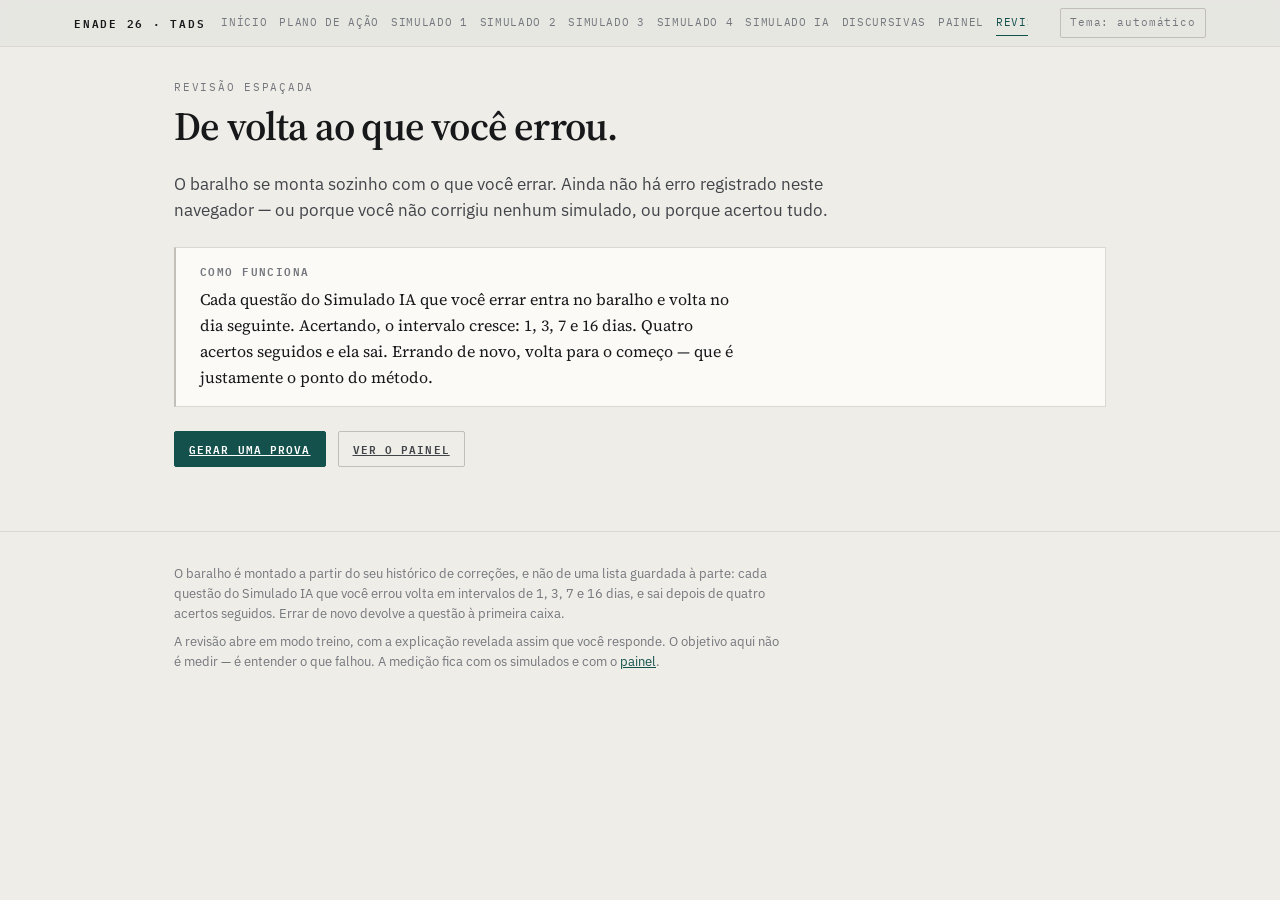
<file: estudo/revisao.html>
<!doctype html>
<!--
  DESIGN — o contrato desta tela.

  O sistema está em assets/base-v2.css e o raciocínio inteiro está comentado lá.
  Em uma linha: dois registros — leitura é serifa sem cromia, instrumento é
  monoespaçado denso e só ele carrega cor — e a lei da cor, que reserva o acento
  ao que se clica, a cor de estado ao que aconteceu, e deixa todo o resto cinza.
  O tema tem três estados (auto | claro | escuro) e nav.js os escreve em
  data-theme antes de o <body> existir. As fontes estão em assets/fontes/:
  nada sai para a internet.

  O ?v= nos links de CSS existe para o navegador não servir a folha antiga do
  cache. Mudou o CSS, suba o número — em todas as telas, senão elas divergem.

  Específico da revisão:

  • Esta página carrega assets/simulado.js e revisao.js:142 chama montarSimulado.
    A tela de questão daqui é LITERALMENTE a mesma dos simulados: mesmo
    enunciado, mesmas alternativas, mesma correção, mesmas classes. Foi por isso
    que a revisão migrou junto com os simulados, e não no passe seguinte — sem
    isso a mesma tela teria duas aparências conforme a porta de entrada.
  • revisao.js não emite nenhuma classe própria: usa o vocabulário de
    simulado.js inteiro. Qualquer coisa que se mude em simulado-v2.css chega
    aqui na mesma hora.
  • É o único caminho do material que ativa .barravolta e o botão de sair
    (simulado.js:243-251). Quem entra numa sessão que a página retoma sozinha ao
    abrir ficaria preso sem ele: voltar pelo menu apenas reabre a mesma sessão.
    Testar a saída faz parte de testar esta tela.
  • .revisao .rnum carrega o número da CAIXA de Leitner, não o número da
    questão. O <style> abaixo existe só para isso.
  • O baralho não tem estado próprio: é derivado do histórico a cada abertura.
    Nenhuma cor aqui inventa informação que o histórico não tenha.
-->
<html lang="pt-BR">
<head>
<meta charset="utf-8" />
<meta name="viewport" content="width=device-width, initial-scale=1" />
<title>Revisão espaçada — ENADE 2026 TADS</title>
<link rel="stylesheet" href="assets/base-v2.css?v=2" />
<link rel="stylesheet" href="assets/simulado-v2.css?v=2" />
<script>window.PAGINA = "revisao";</script>
<script src="assets/nav.js"></script>
<style>
  /* o número da caixa ocupa o lugar do número da questão na lista compartilhada */
  .revisao .rnum { font-variant-numeric: tabular-nums; }
</style>
</head>
<body class="simulado">

<div class="wrap">
  <div id="avisoArmazenamento">
    Este navegador está bloqueando o armazenamento local, então não há como guardar o que você
    errou nem agendar as revisões. Abra o material pelo atalho <code>abrir.cmd</code>, que o serve
    por <code>http://localhost</code> — assim tudo funciona normalmente.
  </div>
  <div id="app"></div>
</div>

<footer>
  <div class="wrap">
    <p>O baralho é montado a partir do seu histórico de correções, e não de uma lista guardada à
      parte: cada questão do Simulado IA que você errou volta em intervalos de 1, 3, 7 e 16 dias,
      e sai depois de quatro acertos seguidos. Errar de novo devolve a questão à primeira caixa.</p>
    <p>A revisão abre em modo treino, com a explicação revelada assim que você responde. O objetivo
      aqui não é medir — é entender o que falhou. A medição fica com os simulados e com o
      <a href="painel.html">painel</a>.</p>
  </div>
</footer>

<script src="assets/banco/es.js"></script>
<script src="assets/banco/oo.js"></script>
<script src="assets/banco/al.js"></script>
<script src="assets/banco/bd.js"></script>
<script src="assets/banco/gp.js"></script>
<script src="assets/banco/in.js"></script>
<script src="assets/banco/ml.js"></script>
<script src="assets/banco/ih.js"></script>
<script src="assets/banco/sg.js"></script>
<script src="assets/banco/ot.js"></script>
<script src="assets/banco/fg.js"></script>
<script src="assets/acervo.js"></script>
<script src="assets/objetos.js"></script>
<script src="assets/banco/legado-ids.js"></script>
<script src="assets/historico.js"></script>
<script src="assets/sorteio.js"></script>
<script src="assets/artefato.js"></script>
<script src="assets/simulado.js"></script>
<script src="assets/revisao.js"></script>
<script>abrirRevisao();</script>
</body>
</html>
</file>
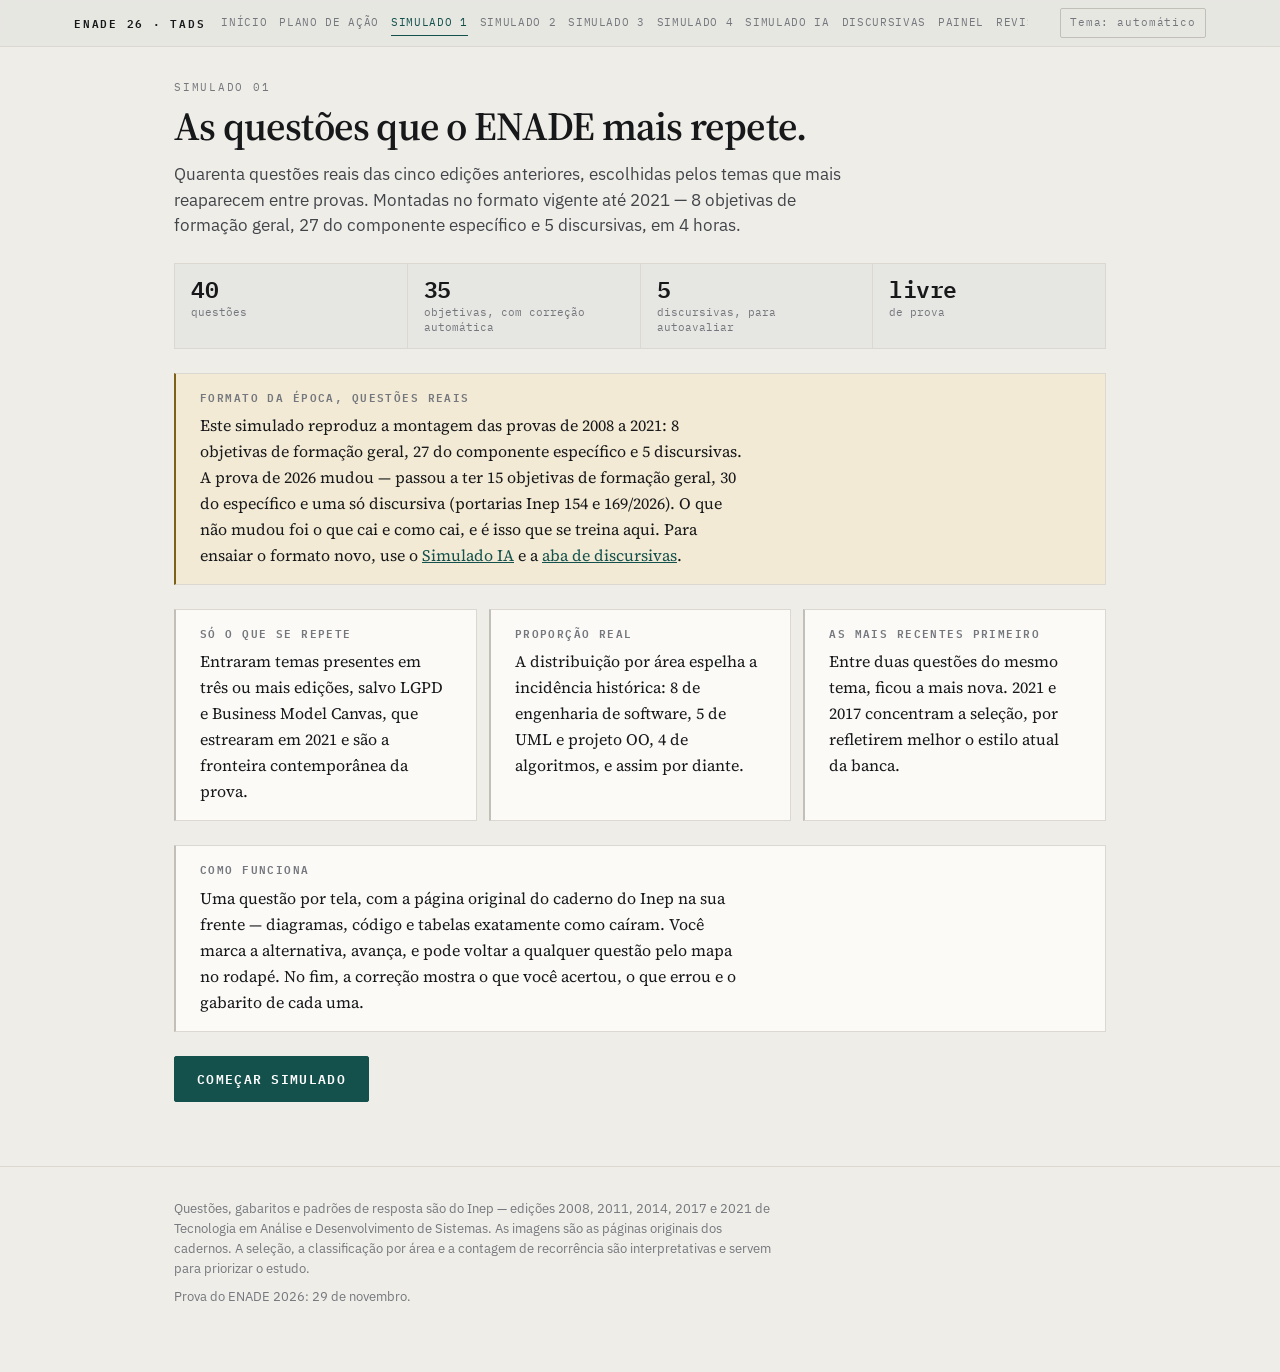
<file: estudo/simulado-01.html>
<!doctype html>
<!--
  DESIGN — o contrato desta tela. Vale igual nos simulados 1 a 4.

  O sistema está em assets/base-v2.css e o raciocínio inteiro está comentado lá.
  Em uma linha: dois registros — leitura é serifa sem cromia, instrumento é
  monoespaçado denso e só ele carrega cor — e a lei da cor, que reserva o acento
  ao que se clica, a cor de estado ao que aconteceu, e deixa todo o resto cinza.
  O tema tem três estados (auto | claro | escuro) e nav.js os escreve em
  data-theme antes de o <body> existir. As fontes estão em assets/fontes/:
  nada sai para a internet.

  O ?v= nos links de CSS existe para o navegador não servir a folha antiga do
  cache. Mudou o CSS, suba o número — em todas as telas, senão elas divergem.

  Específico da prova:

  • Tudo o que se vê é injetado por simulado.js em #app. O HTML abaixo é só a
    casca e os dados da prova. Estilos em assets/simulado-v2.css.
  • NENHUMA CLASSE QUE O JS TOCA PODE SER RENOMEADA. O CSS novo foi escrito
    sobre os nomes que já existiam justamente para não mexer no JavaScript.
  • .qnav não é só estilo: simulado.js:820 usa esse seletor como guarda do
    atalho de teclado — A a E respondem, as setas navegam. Renomear .qnav mata
    o teclado em silêncio, sem erro no console.
  • #avisoArmazenamento precisa continuar com display:none no CSS.
    simulado.js:127 o revela com style.display quando o armazenamento local
    está bloqueado. Sem a regra, o aviso fica visível para todo mundo, sempre.
  • .moldura é MESA DE LUZ: a digitalização do caderno nunca é invertida no tema
    escuro. Inverter um scan não produz documento escuro, produz cinza lamacento
    com halo em volta de cada haste de letra. O que muda com o tema é o fosco em
    volta — no escuro ele vai a quase preto e o papel branco vira a fonte de luz.
  • .moldura img.pag mantém width:100%, porque o zoom é style.width inline
    (simulado.js:376) e depende dessa base.
  • .afill não pode declarar background: a cor da barra por área vem inline do
    JS, das variáveis de estado.
  • Marcar uma alternativa é AÇÃO e vai em acento; gabarito e erro só aparecem
    depois da correção e aí são ESTADO. Texto sobre preenchimento sólido usa
    var(--papel), que vira junto com o tema — no claro é papel sobre verde
    escuro, no escuro é grafite sobre verde claro. Uma declaração, dois temas.
-->
<html lang="pt-BR">
<head>
<meta charset="utf-8" />
<meta name="viewport" content="width=device-width, initial-scale=1" />
<title>Simulado 1 — ENADE 2026 TADS</title>
<link rel="stylesheet" href="assets/base-v2.css?v=2" />
<link rel="stylesheet" href="assets/simulado-v2.css?v=2" />
<script>window.PAGINA = "sim1";</script>
<script src="assets/nav.js"></script>
</head>
<body class="simulado">

<div class="wrap">
  <div id="avisoArmazenamento">
    Este navegador está bloqueando o armazenamento local, então suas respostas não serão salvas ao
    fechar a página. Abra o material pelo atalho <code>abrir.cmd</code>, que o serve por
    <code>http://localhost</code> — assim tudo funciona normalmente.
  </div>
  <div id="app"></div>
</div>

<footer>
  <div class="wrap">
    <p>Questões, gabaritos e padrões de resposta são do Inep — edições 2008, 2011, 2014, 2017 e 2021
      de Tecnologia em Análise e Desenvolvimento de Sistemas. As imagens são as páginas originais dos
      cadernos. A seleção, a classificação por área e a contagem de recorrência são interpretativas
      e servem para priorizar o estudo.</p>
    <p>Prova do ENADE 2026: 29 de novembro.</p>
  </div>
</footer>

<script src="assets/paginas.js"></script>
<script src="assets/banco/disc-oficiais.js"></script>
<script src="assets/banco/legado-ids.js"></script>
<script src="assets/historico.js"></script>
<script src="assets/artefato.js"></script>
<script src="assets/simulado.js"></script>
<script>
montarSimulado({
  chave: "enade26.simulado1.v2",
  numero: 1,
  titulo: "As questões que o ENADE mais repete.",
  resumo: "Quarenta questões reais das cinco edições anteriores, escolhidas pelos temas que mais reaparecem entre provas. Montadas no formato vigente até 2021 — 8 objetivas de formação geral, 27 do componente específico e 5 discursivas, em 4 horas.",
  criterios: [
    [
      "Só o que se repete",
      "Entraram temas presentes em três ou mais edições, salvo LGPD e Business Model Canvas, que estrearam em 2021 e são a fronteira contemporânea da prova."
    ],
    [
      "Proporção real",
      "A distribuição por área espelha a incidência histórica: 8 de engenharia de software, 5 de UML e projeto OO, 4 de algoritmos, e assim por diante."
    ],
    [
      "As mais recentes primeiro",
      "Entre duas questões do mesmo tema, ficou a mais nova. 2021 e 2017 concentram a seleção, por refletirem melhor o estilo atual da banca."
    ]
  ],

  FG: [
    [1,2021,"3", "FG", "Mobilidade urbana: bicicletas, ciclovias e qualidade de vida", "B",4,"Mobilidade urbana caiu em 2014, 2017 e 2021"],
    [2,2017,"8", "FG", "ODS e Agenda 2030: economia, sociedade e biosfera", "D",5,"Sustentabilidade aparece em todas as edições"],
    [3,2014,"6", "FG", "Relações de gênero: jornada total de trabalho", "C",3,"Gênero e diversidade em 2014, 2017 e 2021"],
    [4,2021,"4", "FG", "Mundo do trabalho: gig economy e proteção social", "B",3,"Trabalho e desigualdade em 2011, 2014 e 2021"],
    [5,2017,"3", "FG", "Tarifação de energia elétrica e consumo de eletrodomésticos", "B",5,"Cálculo sobre tabela: todas as edições"],
    [6,2014,"3", "FG", "Pegada ecológica x biocapacidade do planeta", "E",5,"Leitura de gráfico: todas as edições"],
    [7,2021,"1", "FG", "Sociologia: mobilidade social e desigualdade", "E",4,"Desigualdade social em 4 edições"],
    [8,2011,"2", "FG", "Exclusão digital, TICs e direito à informação", "A",3,"Tecnologia e sociedade em 2011, 2014 e 2017"]
  ],

  CE: [
    [9,2021,"9", "ES", "Requisitos: funcional x não funcional", "C",5,"O tema mais cobrado do acervo — 8 questões em 5 edições"],
    [10,2017,"12", "ES", "Requisitos: classificar R1 a R5 como funcionais ou não funcionais", "D",5,"Mesmo tema, formato de classificação"],
    [11,2021,"25", "ES", "Modelos de processo: cascata, espiral, incremental e RAD", "E",5,"Modelos de processo caíram em todas as edições"],
    [12,2017,"22", "ES", "Controle de versão: checkout, commit, conflito, tag e branch", "B",4,"Gerência de configuração em 2011, 2014, 2017 e 2021"],
    [13,2021,"23", "ES", "Manutenção de software e sistemas legados", "B",4,"Tipos de manutenção em 2008, 2011, 2017 e 2021"],
    [14,2021,"24", "ES", "Testes: unitário, caixa-branca e preta, carga e teste alfa", "D",5,"Testes de software: todas as edições"],
    [15,2014,"31", "ES", "Teste caixa-branca: caminhos independentes e complexidade ciclomática", "C",3,"Caixa-branca em 2008, 2014 e 2021"],
    [16,2021,"12", "ES", "Métodos ágeis: Scrum, XP com TDD e Kanban", "C",2,"Ágil em 2011 e 2021 — em expansão"],
    [17,2021,"31", "OO", "UML: casos de uso com include, extend e generalização", "D",5,"Casos de uso: todas as edições"],
    [18,2021,"15", "OO", "UML: classes com herança, agregação e classe de associação", "B",4,"Diagrama de classes em 2008, 2014, 2017 e 2021"],
    [19,2017,"16", "OO", "UML: classe abstrata, composição e auto-associação", "A",4,"Multiplicidade e composição, os quesitos mais pontuados"],
    [20,2021,"16", "OO", "UML: diagrama de sequência com create e destruição de objetos", "E",3,"Sequência em 2008, 2011 e 2021"],
    [21,2021,"19", "OO", "Arquitetura de software: monolítica, MVC e microsserviços", "A",2,"Arquitetura em 2014 e 2021 — fronteira atual"],
    [22,2021,"11", "AL", "Estrutura de dados: pilha encadeada, implementação do push", "E",4,"Pilha e fila em 2011, 2014, 2017 e 2021"],
    [23,2021,"13", "AL", "Estrutura de dados: rastreio de operações de pilha e fila", "C",4,"Mesma família, no formato de teste de mesa"],
    [24,2017,"33", "AL", "Ordenação: encontrar o defeito no insertion sort", "D",4,"Depuração de código em 2008, 2014, 2017 e 2021"],
    [25,2014,"20", "AL", "Árvore binária: percurso in-ordem", "D",2,"Percursos em árvore em 2014 e 2017"],
    [26,2021,"17", "BD", "SQL: INNER JOIN, AVG, GROUP BY e ORDER BY DESC", "C",5,"SQL sobre modelo ER: todas as edições"],
    [27,2017,"34", "BD", "Modelo ER: cardinalidade, chave primária e participação", "B",4,"Modelagem ER em 2008, 2011, 2014 e 2017"],
    [28,2014,"21", "BD", "Modelo lógico: entidade fraca, N:M, FK e relacionamento ternário", "A",4,"Mesma família, com entidade fraca e ternário"],
    [29,2017,"14", "GP", "Gestão de projetos: método do caminho crítico (CPM)", "C",3,"CPM em 2011, 2014 e 2017"],
    [30,2021,"32", "GP", "Empreendedorismo: Business Model Canvas, startups e MVP", "B",1,"Estreou em 2021 — tema contemporâneo provável"],
    [31,2021,"28", "IN", "Sistemas operacionais: gerência de memória e proteção de processos", "B",5,"SO e virtualização: todas as edições"],
    [32,2021,"30", "IN", "Redes: endereçamento IP, máscara de sub-rede e gateway", "C",3,"Redes em 2008, 2014 e 2021"],
    [33,2017,"10", "ML", "Álgebra booleana: tabela-verdade e precedência de operadores", "C",5,"Lógica proposicional: todas as edições"],
    [34,2017,"35", "IH", "Acessibilidade web: atributo alt e leitores de tela", "C",4,"IHC e acessibilidade em 2011, 2014, 2017 e 2021"],
    [35,2021,"26", "SG", "Legislação: LGPD (Lei 13.709/2018) e seus fundamentos", "E",1,"Estreou em 2021; legislação também caiu em 2014 (Marco Civil)"]
  ],

  DISC: [
    ["D1",2021,"D2", "FG", "Cidades inteligentes: contribuição para o desenvolvimento sustentável e proposta de intervenção urbana", "5,0 + 5,0 pontos",["Item a: explicar o mecanismo — redução de consumo de energia e de emissão de CO₂.", "Item b: apresentar UMA proposta concreta de intervenção. O rol oficial é aberto (termina em “etc.”).", "Molde recorrente da formação geral: diagnóstico crítico primeiro, proposta depois."]],
    ["D2",2014,"D1", "FG", "Mobilidade urbana e desenvolvimento sustentável: consequências do transporte motorizado e duas ações pró-bicicleta", "5,0 + 5,0 pontos",["Item a: abordar PELO MENOS DUAS consequências. Cumpra a cota exata.", "Item b: DUAS intervenções. Ciclovias, integração com metrô, bicicletários, pontos de aluguel.", "Texto dissertativo — mas pontuado por contagem de elementos válidos, não por retórica."]],
    ["D3",2021,"D4", "OO", "UML: diagrama de classes de reserva de passagens a partir de histórias de usuário", "10,0 pontos",["Máximo seis classes — a restrição do enunciado É um quesito de correção.", "Use generalização para ida e volta. Herança é pontuada em todos os anos.", "Multiplicidade nas duas pontas de cada associação. Nunca omita.", "Pelo menos três métodos na classe Reserva, como o comando pede."]],
    ["D4",2017,"D4", "AL", "Estrutura de dados: implementar desenfileirar e mostrarFila sobre um vetor", "6,0 + 4,0 pontos",["Trate a fila vazia e imprima a mensagem exata pedida.", "Devolva o elemento removido, não apenas remova.", "Reutilize os nomes de variável do código-base dado no enunciado.", "O item que manipula a estrutura vale mais (6,0) que o que exibe (4,0)."]],
    ["D5",2021,"D3", "AL", "Algoritmos: vetor de 1000 alturas — maior, menor, média e quantos estão abaixo da média", "10,0 pontos",["Quatro saídas exigidas. Faltando uma, perde-se a fração correspondente.", "Inicialize maior e menor com o primeiro elemento, não com zero.", "Pseudocódigo ou linguagem de programação — a escolha é livre e declarada no padrão."]]
  ]
});
</script>
</body>
</html>
</file>
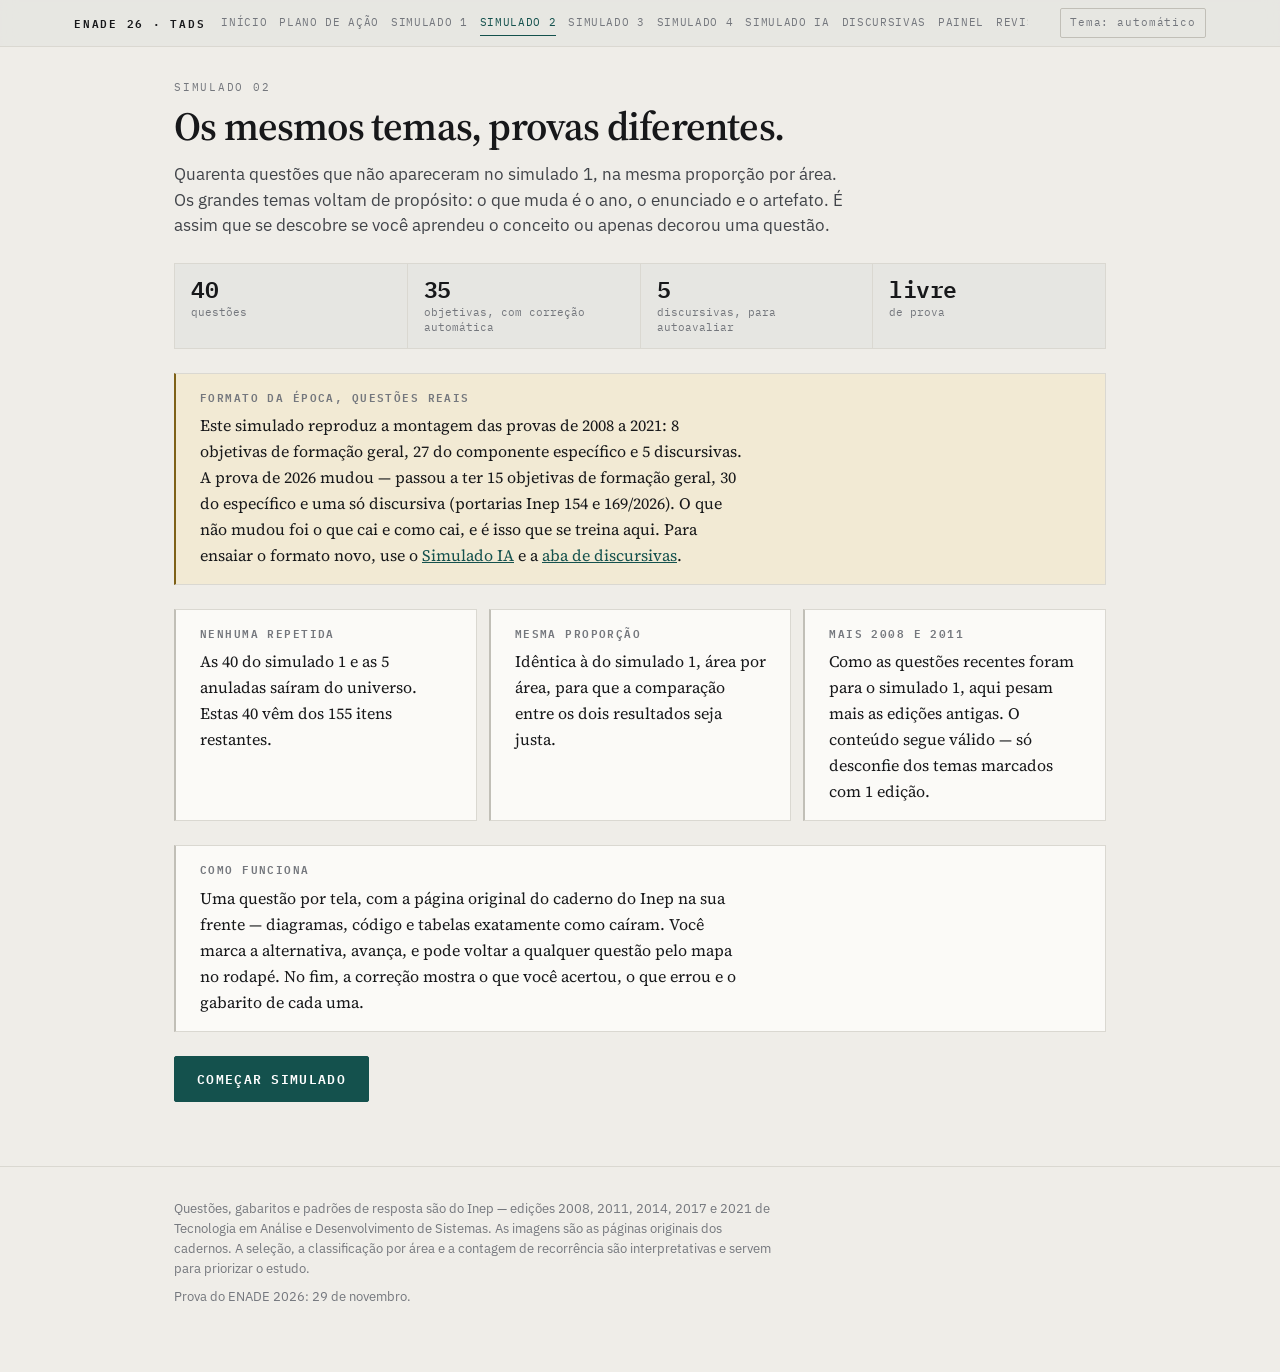
<file: estudo/simulado-02.html>
<!doctype html>
<!--
  DESIGN — o contrato desta tela. Vale igual nos simulados 1 a 4.

  O sistema está em assets/base-v2.css e o raciocínio inteiro está comentado lá.
  Em uma linha: dois registros — leitura é serifa sem cromia, instrumento é
  monoespaçado denso e só ele carrega cor — e a lei da cor, que reserva o acento
  ao que se clica, a cor de estado ao que aconteceu, e deixa todo o resto cinza.
  O tema tem três estados (auto | claro | escuro) e nav.js os escreve em
  data-theme antes de o <body> existir. As fontes estão em assets/fontes/:
  nada sai para a internet.

  O ?v= nos links de CSS existe para o navegador não servir a folha antiga do
  cache. Mudou o CSS, suba o número — em todas as telas, senão elas divergem.

  Específico da prova:

  • Tudo o que se vê é injetado por simulado.js em #app. O HTML abaixo é só a
    casca e os dados da prova. Estilos em assets/simulado-v2.css.
  • NENHUMA CLASSE QUE O JS TOCA PODE SER RENOMEADA. O CSS novo foi escrito
    sobre os nomes que já existiam justamente para não mexer no JavaScript.
  • .qnav não é só estilo: simulado.js:820 usa esse seletor como guarda do
    atalho de teclado — A a E respondem, as setas navegam. Renomear .qnav mata
    o teclado em silêncio, sem erro no console.
  • #avisoArmazenamento precisa continuar com display:none no CSS.
    simulado.js:127 o revela com style.display quando o armazenamento local
    está bloqueado. Sem a regra, o aviso fica visível para todo mundo, sempre.
  • .moldura é MESA DE LUZ: a digitalização do caderno nunca é invertida no tema
    escuro. Inverter um scan não produz documento escuro, produz cinza lamacento
    com halo em volta de cada haste de letra. O que muda com o tema é o fosco em
    volta — no escuro ele vai a quase preto e o papel branco vira a fonte de luz.
  • .moldura img.pag mantém width:100%, porque o zoom é style.width inline
    (simulado.js:376) e depende dessa base.
  • .afill não pode declarar background: a cor da barra por área vem inline do
    JS, das variáveis de estado.
  • Marcar uma alternativa é AÇÃO e vai em acento; gabarito e erro só aparecem
    depois da correção e aí são ESTADO. Texto sobre preenchimento sólido usa
    var(--papel), que vira junto com o tema — no claro é papel sobre verde
    escuro, no escuro é grafite sobre verde claro. Uma declaração, dois temas.
-->
<html lang="pt-BR">
<head>
<meta charset="utf-8" />
<meta name="viewport" content="width=device-width, initial-scale=1" />
<title>Simulado 2 — ENADE 2026 TADS</title>
<link rel="stylesheet" href="assets/base-v2.css?v=2" />
<link rel="stylesheet" href="assets/simulado-v2.css?v=2" />
<script>window.PAGINA = "sim2";</script>
<script src="assets/nav.js"></script>
</head>
<body class="simulado">

<div class="wrap">
  <div id="avisoArmazenamento">
    Este navegador está bloqueando o armazenamento local, então suas respostas não serão salvas ao
    fechar a página. Abra o material pelo atalho <code>abrir.cmd</code>, que o serve por
    <code>http://localhost</code> — assim tudo funciona normalmente.
  </div>
  <div id="app"></div>
</div>

<footer>
  <div class="wrap">
    <p>Questões, gabaritos e padrões de resposta são do Inep — edições 2008, 2011, 2014, 2017 e 2021
      de Tecnologia em Análise e Desenvolvimento de Sistemas. As imagens são as páginas originais dos
      cadernos. A seleção, a classificação por área e a contagem de recorrência são interpretativas
      e servem para priorizar o estudo.</p>
    <p>Prova do ENADE 2026: 29 de novembro.</p>
  </div>
</footer>

<script src="assets/paginas.js"></script>
<script src="assets/banco/disc-oficiais.js"></script>
<script src="assets/banco/legado-ids.js"></script>
<script src="assets/historico.js"></script>
<script src="assets/artefato.js"></script>
<script src="assets/simulado.js"></script>
<script>
montarSimulado({
  chave: "enade26.simulado2.v2",
  numero: 2,
  titulo: "Os mesmos temas, provas diferentes.",
  resumo: "Quarenta questões que não apareceram no simulado 1, na mesma proporção por área. Os grandes temas voltam de propósito: o que muda é o ano, o enunciado e o artefato. É assim que se descobre se você aprendeu o conceito ou apenas decorou uma questão.",
  criterios: [
    [
      "Nenhuma repetida",
      "As 40 do simulado 1 e as 5 anuladas saíram do universo. Estas 40 vêm dos 155 itens restantes."
    ],
    [
      "Mesma proporção",
      "Idêntica à do simulado 1, área por área, para que a comparação entre os dois resultados seja justa."
    ],
    [
      "Mais 2008 e 2011",
      "Como as questões recentes foram para o simulado 1, aqui pesam mais as edições antigas. O conteúdo segue válido — só desconfie dos temas marcados com 1 edição."
    ]
  ],

  FG: [
    [1,2021,"8", "FG", "Ciência política: democracia majoritária x consensual", "D",2,"Política e cidadania em 2011 e 2021"],
    [2,2021,"6", "FG", "Covid-19: queda da expectativa de vida e vulnerabilidade social", "A",4,"Saúde e desigualdade em 4 edições"],
    [3,2017,"2", "FG", "Agricultura familiar, segurança alimentar e sustentabilidade", "C",5,"Sustentabilidade: todas as edições"],
    [4,2017,"6", "FG", "Imigração haitiana, xenofobia e discriminação social", "E",4,"Diversidade e direitos humanos em 4 edições"],
    [5,2014,"7", "FG", "Mobilidade urbana: tempo de deslocamento casa-trabalho", "E",3,"Mobilidade urbana em 2014, 2017 e 2021"],
    [6,2014,"5", "FG", "Inovação de baixo custo na saúde e responsabilidade social", "D",3,"Ciência, inovação e sociedade em 3 edições"],
    [7,2011,"7", "FG", "Desenvolvimento sustentável: eixos ambiental, econômico e sociopolítico", "B",5,"O conceito-âncora da formação geral"],
    [8,2011,"5", "FG", "Desmatamento na Amazônia Legal: leitura de mapa e cálculo", "C",5,"Cálculo sobre dados: todas as edições"]
  ],

  CE: [
    [9,2021,"18", "ES", "Requisitos: artefatos de elicitação, especificação e validação", "A",5,"Requisitos é o tema mais cobrado do acervo"],
    [10,2014,"19", "ES", "Requisitos não funcionais x funcionais", "B",5,"Mesmo tema, outro formato e outra edição"],
    [11,2017,"21", "ES", "Modelos de processo: incremental, espiral e cascata", "D",5,"Modelos de processo: todas as edições"],
    [12,2021,"22", "ES", "Gerência de configuração: controle de versão e relatório de status", "A",4,"Configuração em 2011, 2014, 2017 e 2021"],
    [13,2017,"17", "ES", "Manutenção de software e ciclo de vida em cascata", "D",4,"Tipos de manutenção em 4 edições"],
    [14,2017,"23", "ES", "Testes e V&V: funcional, desempenho, aceitação e instalação", "B",5,"Testes: todas as edições"],
    [15,2021,"33", "ES", "Qualidade de processo: CMMi e maturidade da capacidade", "D",3,"Maturidade em 2011 (MPS.BR), 2017 e 2021"],
    [16,2011,"10", "ES", "Métodos ágeis: XP, programação em pares e integração contínua", "A",2,"Ágil em 2011 e 2021 — tende a crescer"],
    [17,2017,"20", "OO", "UML: caso de uso com extend, ponto de extensão e include", "E",5,"Casos de uso: todas as edições"],
    [18,2017,"11", "OO", "UML: diagrama de classes e multiplicidades como regras de negócio", "C",4,"Multiplicidade é quesito pontuado em todo padrão"],
    [19,2008,"13", "OO", "UML: diagrama de sequência, linhas de vida, criação e destruição", "D",3,"Sequência em 2008, 2011 e 2021"],
    [20,2017,"30", "OO", "POO: polimorfismo, classe abstrata e ordem de execução", "A",4,"Conceitos de POO em 4 edições"],
    [21,2011,"20", "OO", "Padrões de projeto GoF: padrões de criação e Abstract Factory", "A",2,"Padrões em 2011 e 2017 — área em expansão"],
    [22,2011,"29", "AL", "Estrutura de dados: pilha (LIFO), traço de push e pop", "A",4,"Pilha e fila em 2011, 2014, 2017 e 2021"],
    [23,2017,"25", "AL", "Árvore binária: percurso em pré-ordem em C++", "A",2,"Percursos em árvore em 2014 e 2017"],
    [24,2014,"16", "AL", "Recursividade em C: soma dos elementos positivos de um vetor", "C",3,"Recursão em 2008, 2014 e 2017"],
    [25,2021,"10", "AL", "C: matriz bidimensional e passagem por ponteiro", "D",5,"Matriz e vetor: todas as edições, inclusive nas discursivas"],
    [26,2017,"32", "BD", "SQL: junção, SUM e GROUP BY a partir de diagrama ER", "C",5,"SQL sobre modelo ER: todas as edições"],
    [27,2011,"23", "BD", "Modelagem ER e normalização: contagem de chaves estrangeiras", "E",4,"Modelagem ER em 2008, 2011, 2014 e 2017"],
    [28,2008,"35", "BD", "Banco de dados: transações e propriedades ACID", "E",2,"ACID em 2008; integridade e triggers em 2014"],
    [29,2014,"34", "GP", "Gestão de projetos: rede de precedências e caminho crítico", "D",3,"CPM em 2011, 2014 e 2017 — sempre como cálculo"],
    [30,2021,"14", "GP", "Gerência de projetos: áreas de conhecimento e partes interessadas", "E",4,"PMBOK em 2008, 2014, 2017 e 2021"],
    [31,2017,"19", "IN", "Sistemas operacionais: multiprogramação e pseudoparalelismo", "C",5,"SO e virtualização: todas as edições"],
    [32,2014,"26", "IN", "Redes: DNS, cache, IPv6 e banco de dados distribuído", "D",3,"Redes em 2008, 2014 e 2021"],
    [33,2011,"19", "ML", "Lógica proposicional: identificação de tautologias", "B",5,"Lógica: todas as edições"],
    [34,2021,"20", "IH", "IHC e web: usabilidade, responsividade e design participativo", "E",4,"IHC em 2011, 2014, 2017 e 2021"],
    [35,2014,"13", "SG", "Legislação: Marco Civil da Internet (Lei 12.965/2014)", "B",2,"Legislação em 2014 e 2021 (LGPD) — tende a crescer"]
  ],

  DISC: [
    ["D1",2017,"D2", "FG", "Pessoas transgêneras: a importância do nome social e uma proposta de política pública que amplie o acesso à cidadania", "10,0 pontos",["Diagnóstico: o nome que não condiz com a identidade de gênero barra o acesso a saúde, educação, voto e trabalho.", "Proposta: UMA medida de política pública. O rol oficial tem sete opções aceitas.", "Molde clássico da formação geral: analisar primeiro, propor depois."]],
    ["D2",2011,"D2", "FG", "Analfabetismo e desigualdades sociais: políticas de erradicação e proposta de solução", "10,0 pontos",["O padrão exige TRÊS movimentos: diagnóstico crítico das desigualdades; relação entre analfabetismo e dificuldade de emprego; avaliação das políticas existentes.", "O terceiro movimento precisa concluir que as ações, embora importantes, ainda são insuficientes.", "Faltando um dos três eixos, perde-se a fração correspondente."]],
    ["D3",2014,"D3", "OO", "UML: diagrama de classes de revista científica, edição e artigo, com composição e multiplicidade", "10,0 pontos",["Três classes com seus atributos: Revista_Cientifica, Edicao e Artigo.", "Composição nas duas relações — a edição não existe sem a revista, o artigo não existe sem a edição.", "Multiplicidade 10..15 entre Edicao e Artigo: a restrição do enunciado é um quesito de correção.", "O padrão aceita 1..* no lugar de 0..* na relação “publica”."]],
    ["D4",2014,"D4", "AL", "Estrutura de dados: implementar push, pop e uma rotina que imprime uma palavra invertida usando a pilha", "3,0 + 3,0 + 4,0 pontos",["push: testar pilha cheia (topo >= 50) antes de incrementar o topo.", "pop: testar pilha vazia (topo <= 0), devolver o elemento e só então decrementar.", "A rotina de inversão vale mais (4,0) que cada primitiva.", "O padrão aceita solução sem usar push e pop, e aceita Pascal, C ou Java."]],
    ["D5",2017,"D3", "AL", "Algoritmos: ler os códigos de produtos de uma matriz 40×40 e contar as caixas de cada tipo com um vetor contador", "4,0 + 6,0 pontos",["Item a: duplo laço de leitura na matriz. Validar a entrada é opcional no padrão.", "Item b vale mais (6,0): usar o próprio código como índice — Contador[Estante[i][j]]++.", "Imprimir o nome do produto junto da contagem, como o enunciado pede.", "Pseudocódigo ou linguagem de programação, à sua escolha."]]
  ]
});
</script>
</body>
</html>
</file>
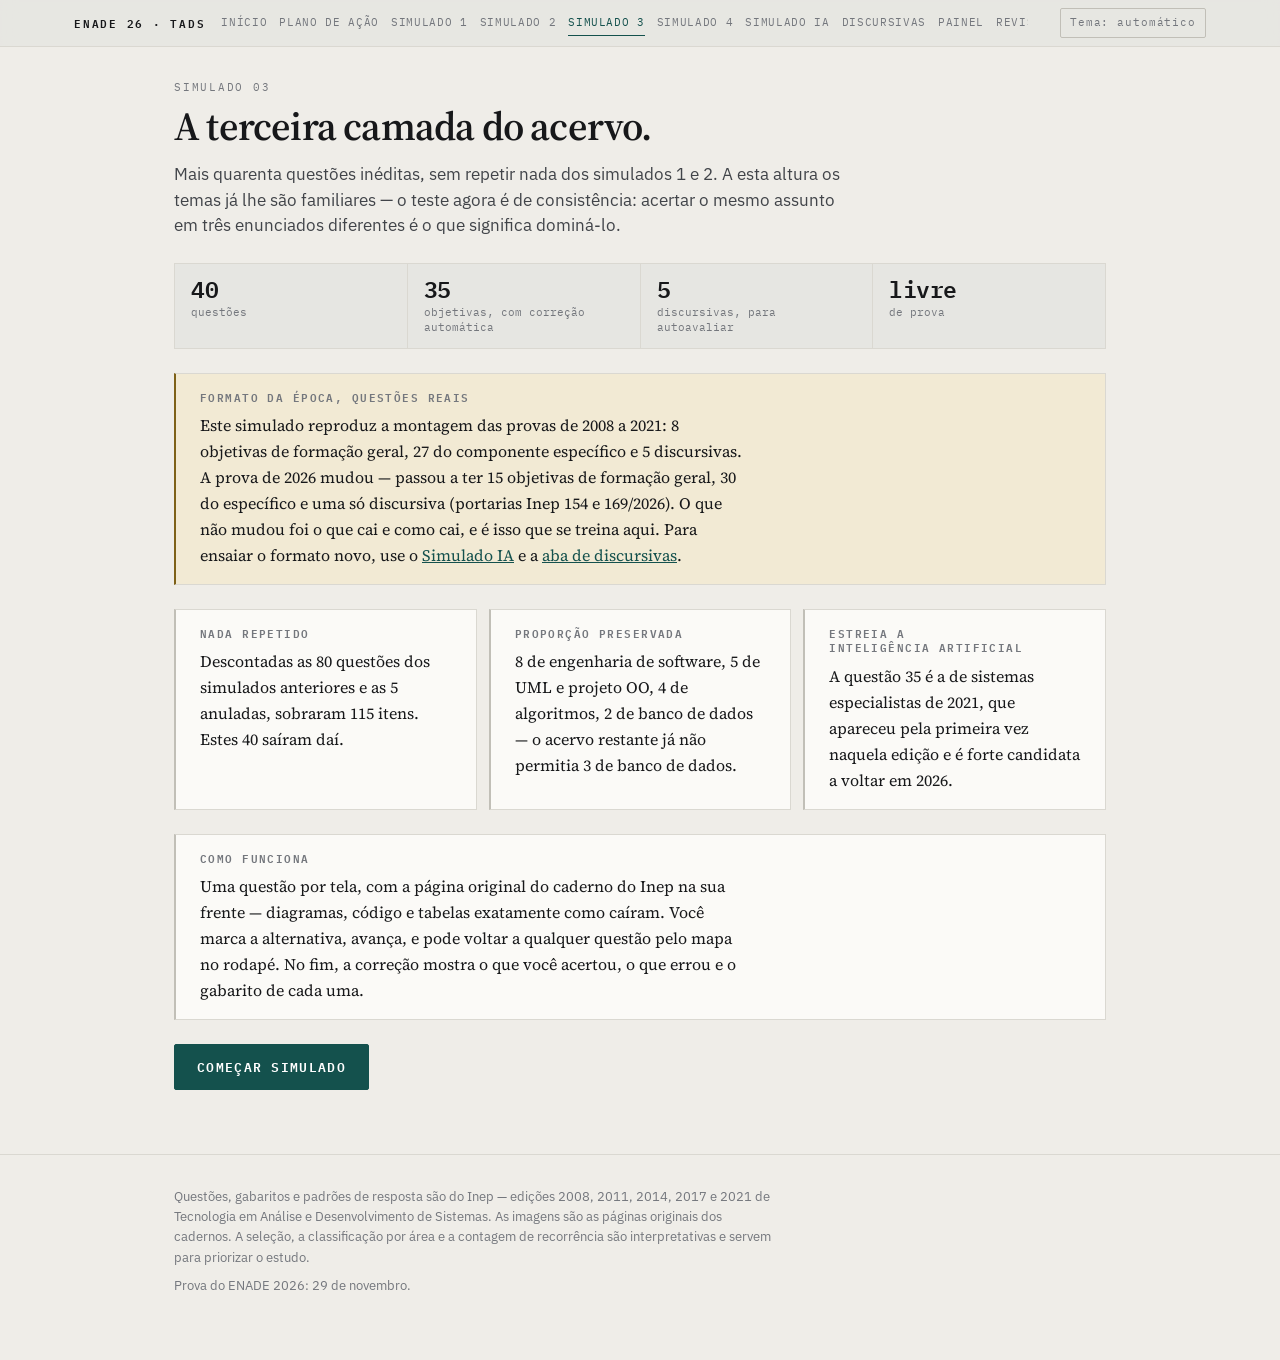
<file: estudo/simulado-03.html>
<!doctype html>
<!--
  DESIGN — o contrato desta tela. Vale igual nos simulados 1 a 4.

  O sistema está em assets/base-v2.css e o raciocínio inteiro está comentado lá.
  Em uma linha: dois registros — leitura é serifa sem cromia, instrumento é
  monoespaçado denso e só ele carrega cor — e a lei da cor, que reserva o acento
  ao que se clica, a cor de estado ao que aconteceu, e deixa todo o resto cinza.
  O tema tem três estados (auto | claro | escuro) e nav.js os escreve em
  data-theme antes de o <body> existir. As fontes estão em assets/fontes/:
  nada sai para a internet.

  O ?v= nos links de CSS existe para o navegador não servir a folha antiga do
  cache. Mudou o CSS, suba o número — em todas as telas, senão elas divergem.

  Específico da prova:

  • Tudo o que se vê é injetado por simulado.js em #app. O HTML abaixo é só a
    casca e os dados da prova. Estilos em assets/simulado-v2.css.
  • NENHUMA CLASSE QUE O JS TOCA PODE SER RENOMEADA. O CSS novo foi escrito
    sobre os nomes que já existiam justamente para não mexer no JavaScript.
  • .qnav não é só estilo: simulado.js:820 usa esse seletor como guarda do
    atalho de teclado — A a E respondem, as setas navegam. Renomear .qnav mata
    o teclado em silêncio, sem erro no console.
  • #avisoArmazenamento precisa continuar com display:none no CSS.
    simulado.js:127 o revela com style.display quando o armazenamento local
    está bloqueado. Sem a regra, o aviso fica visível para todo mundo, sempre.
  • .moldura é MESA DE LUZ: a digitalização do caderno nunca é invertida no tema
    escuro. Inverter um scan não produz documento escuro, produz cinza lamacento
    com halo em volta de cada haste de letra. O que muda com o tema é o fosco em
    volta — no escuro ele vai a quase preto e o papel branco vira a fonte de luz.
  • .moldura img.pag mantém width:100%, porque o zoom é style.width inline
    (simulado.js:376) e depende dessa base.
  • .afill não pode declarar background: a cor da barra por área vem inline do
    JS, das variáveis de estado.
  • Marcar uma alternativa é AÇÃO e vai em acento; gabarito e erro só aparecem
    depois da correção e aí são ESTADO. Texto sobre preenchimento sólido usa
    var(--papel), que vira junto com o tema — no claro é papel sobre verde
    escuro, no escuro é grafite sobre verde claro. Uma declaração, dois temas.
-->
<html lang="pt-BR">
<head>
<meta charset="utf-8" />
<meta name="viewport" content="width=device-width, initial-scale=1" />
<title>Simulado 3 — ENADE 2026 TADS</title>
<link rel="stylesheet" href="assets/base-v2.css?v=2" />
<link rel="stylesheet" href="assets/simulado-v2.css?v=2" />
<script>window.PAGINA = "sim3";</script>
<script src="assets/nav.js"></script>
</head>
<body class="simulado">

<div class="wrap">
  <div id="avisoArmazenamento">
    Este navegador está bloqueando o armazenamento local, então suas respostas não serão salvas ao
    fechar a página. Abra o material pelo atalho <code>abrir.cmd</code>, que o serve por
    <code>http://localhost</code> — assim tudo funciona normalmente.
  </div>
  <div id="app"></div>
</div>

<footer>
  <div class="wrap">
    <p>Questões, gabaritos e padrões de resposta são do Inep — edições 2008, 2011, 2014, 2017 e 2021
      de Tecnologia em Análise e Desenvolvimento de Sistemas. As imagens são as páginas originais dos
      cadernos. A seleção, a classificação por área e a contagem de recorrência são interpretativas
      e servem para priorizar o estudo.</p>
    <p>Prova do ENADE 2026: 29 de novembro.</p>
  </div>
</footer>

<script src="assets/paginas.js"></script>
<script src="assets/banco/disc-oficiais.js"></script>
<script src="assets/banco/legado-ids.js"></script>
<script src="assets/historico.js"></script>
<script src="assets/artefato.js"></script>
<script src="assets/simulado.js"></script>
<script>
montarSimulado({
  chave: "enade26.simulado3.v2",
  numero: 3,
  titulo: "A terceira camada do acervo.",
  resumo: "Mais quarenta questões inéditas, sem repetir nada dos simulados 1 e 2. A esta altura os temas já lhe são familiares — o teste agora é de consistência: acertar o mesmo assunto em três enunciados diferentes é o que significa dominá-lo.",
  criterios: [
    [
      "Nada repetido",
      "Descontadas as 80 questões dos simulados anteriores e as 5 anuladas, sobraram 115 itens. Estes 40 saíram daí."
    ],
    [
      "Proporção preservada",
      "8 de engenharia de software, 5 de UML e projeto OO, 4 de algoritmos, 2 de banco de dados — o acervo restante já não permitia 3 de banco de dados."
    ],
    [
      "Estreia a inteligência artificial",
      "A questão 35 é a de sistemas especialistas de 2021, que apareceu pela primeira vez naquela edição e é forte candidata a voltar em 2026."
    ]
  ],

  FG: [
    [1,2021,"5", "FG", "Direitos humanos: suicídio entre crianças e adolescentes indígenas", "A",4,"Direitos humanos em 4 edições"],
    [2,2017,"1", "FG", "Brexit: contribuições ao orçamento da União Europeia", "C",5,"Cálculo percentual sobre gráfico: todas as edições"],
    [3,2017,"4", "FG", "Televisão: fragmentação e excesso de informação", "B",3,"Mídia e comunicação em 2011, 2017 e 2021"],
    [4,2014,"2", "FG", "Terceiro setor, ONGs e responsabilidade social corporativa", "C",3,"Cidadania e sociedade civil em 3 edições"],
    [5,2014,"8", "FG", "Industrialização, êxodo rural e transformação do espaço urbano", "D",3,"Espaço urbano em 2014, 2017 e 2021"],
    [6,2011,"4", "FG", "Educação e cidadania: LDB e Constituição de 1988", "A",4,"Educação em 4 edições"],
    [7,2011,"8", "FG", "Sociologia: desigualdade social e responsabilização individual", "E",5,"Desigualdade: todas as edições"],
    [8,2008,"7", "FG", "Desigualdade de renda: leitura da curva de Lorenz", "D",5,"Leitura de gráfico com cálculo: todas as edições"]
  ],

  CE: [
    [9,2021,"21", "ES", "Gerência de configuração: identificação, controle e auditoria", "B",4,"Configuração em 2011, 2014, 2017 e 2021"],
    [10,2017,"28", "ES", "Requisitos: atribuições da etapa de especificação", "E",5,"Requisitos é o tema mais cobrado do acervo"],
    [11,2014,"24", "ES", "RUP: fases x fluxos de trabalho e momento dos diagramas", "B",5,"Modelos de processo: todas as edições"],
    [12,2014,"28", "ES", "Testes de aplicação web: interface, usabilidade e compatibilidade", "E",5,"Testes: todas as edições"],
    [13,2011,"18", "ES", "Manutenção (ISO/IEC 14764): corretiva, preventiva, adaptativa e perfectiva", "C",4,"Tipos de manutenção em 4 edições"],
    [14,2011,"25", "ES", "Teste de software: definição de teste de regressão", "D",5,"Outro recorte do mesmo tema recorrente"],
    [15,2011,"27", "ES", "Modelo cascata: etapas sequenciais e aspectos gerenciais", "D",5,"Cascata aparece em todas as edições"],
    [16,2008,"14", "ES", "Teste de software: caixa-branca x caixa-preta e teste de mesa", "A",3,"Caixa-branca em 2008, 2014 e 2021"],
    [17,2017,"26", "OO", "Padrões de projeto: Strategy, MVC e Adapter", "A",2,"Padrões em 2011 e 2017 — área em expansão"],
    [18,2014,"17", "OO", "UML: casos de uso, generalização, include e extend", "B",5,"Casos de uso: todas as edições"],
    [19,2014,"18", "OO", "Arquitetura: mainframe, cliente-servidor e três camadas", "C",2,"Arquitetura em 2014 e 2021"],
    [20,2011,"14", "OO", "UML: diagrama de atividades com decisão, laço e fork/join", "C",2,"Atividades em 2008 e 2011"],
    [21,2011,"35", "OO", "POO: objeto, mensagem, método, herança e encapsulamento", "E",4,"Conceitos de POO em 4 edições"],
    [22,2021,"29", "AL", "Algoritmos: matriz 3×5 e somatório por linha", "D",5,"Matriz e vetor: todas as edições, inclusive nas discursivas"],
    [23,2014,"14", "AL", "Estrutura de dados: lista duplamente encadeada x árvores", "A",4,"Listas e árvores em 4 edições"],
    [24,2014,"10", "AL", "Java: método recursivo de contagem e identificação do defeito", "C",4,"Depuração de código em 4 edições"],
    [25,2008,"20", "AL", "Ordenação: traço do bubble sort", "E",3,"Ordenação em 2008, 2014 e 2017"],
    [26,2011,"22", "BD", "SQL: INNER JOIN encadeado de três tabelas a partir do DER", "D",5,"SQL sobre modelo ER: todas as edições"],
    [27,2008,"34", "BD", "Modelagem relacional: cardinalidade, chave primária composta e FK", "A",4,"Modelagem ER em 4 edições"],
    [28,2011,"26", "GP", "Gestão de projetos: método do caminho crítico (CPM) e folga", "C",3,"CPM em 2011, 2014 e 2017 — sempre como cálculo"],
    [29,2014,"9", "GP", "PMBOK: EAP/WBS e pacotes de trabalho terceirizados", "A",4,"PMBOK em 4 edições"],
    [30,2011,"28", "IN", "Virtualização: máquinas virtuais, memória e testes multiplataforma", "C",5,"SO e virtualização: todas as edições"],
    [31,2008,"37", "IN", "Redes: domínio de colisão, hub x switch em LAN Ethernet", "B",3,"Redes em 2008, 2014 e 2021"],
    [32,2017,"9", "ML", "Estatística descritiva: média, mediana, desvio padrão e quartil", "B",2,"Estatística em 2011 e 2017"],
    [33,2017,"31", "IH", "IHC: segurança, usabilidade, confiabilidade e acessibilidade", "B",4,"IHC em 4 edições"],
    [34,2011,"31", "SG", "Segurança: ataque DDoS, botnets e o atributo disponibilidade", "C",4,"Segurança em 2011, 2014, 2017 e 2021"],
    [35,2021,"34", "OT", "Inteligência artificial: sistemas especialistas e regras de produção", "A",1,"Estreou em 2021 — forte candidato a voltar em 2026"]
  ],

  DISC: [
    ["D1",2021,"D1", "FG", "Arte, cultura e censura: liberdade artística garantida pela Constituição e duas ações educativas", "10,0 pontos",["Primeiro: refletir sobre as tensões entre arte e cultura e concluir pela ilegitimidade da censura, à luz do art. 5º, IX.", "Depois: DUAS ações educativas. O rol oficial é aberto — encontros de artistas em escolas, visitas a museus, debates públicos.", "Sem a parte propositiva o texto fica incompleto, mesmo que a análise esteja boa."]],
    ["D2",2014,"D2", "FG", "Violência urbana: duas causas do episódio relatado e dois fatores que o evitariam", "7,0 + 3,0 pontos",["Item a vale mais (7,0): DUAS causas, do rol oficial de treze.", "Item b (3,0): DOIS fatores de prevenção.", "Distribuição assimétrica: a análise das causas pesa mais que a proposta preventiva.", "O padrão manda avaliar também atitude ética e compromisso social (Portaria Inep 255/2014)."]],
    ["D3",2017,"D5", "OO", "UML: diagrama de classes de uma rede social de projetos, a partir de protótipos de tela e requisitos", "10,0 pontos",["Herança para distinguir as categorias de projeto (Melhoria e Social).", "DUAS associações entre Colaborador e Projeto, com os papéis coordenador e participante.", "Classe de associação para os comentários — o padrão aceita alternativa equivalente.", "Criar a classe Departamento, exigida por um dos requisitos."]],
    ["D4",2021,"D5", "AL", "Estrutura de dados: função de inserção por prioridade em lista simplesmente encadeada (triagem hospitalar)", "10,0 pontos",["Dois casos: inserção no início (não há amarelo ainda) e inserção no meio ou fim.", "Use dois ponteiros percorrendo juntos (anterior e atual) para religar os nós.", "Devolva a cabeça da lista, que pode ter mudado.", "O padrão aceita outra linguagem compatível ou pseudocódigo."]],
    ["D5",2011,"D4", "AL", "Algoritmos: teste de mesa de dois vetores — estado ao fim das linhas 12 e 19", "10,0 pontos",["Resposta exata, em tabela posição por valor. Não há argumentação a fazer.", "Monte a tabela de variáveis linha a linha; o erro quase sempre vem de pular passos.", "São dois momentos distintos — responda os dois separadamente."]]
  ]
});
</script>
</body>
</html>
</file>
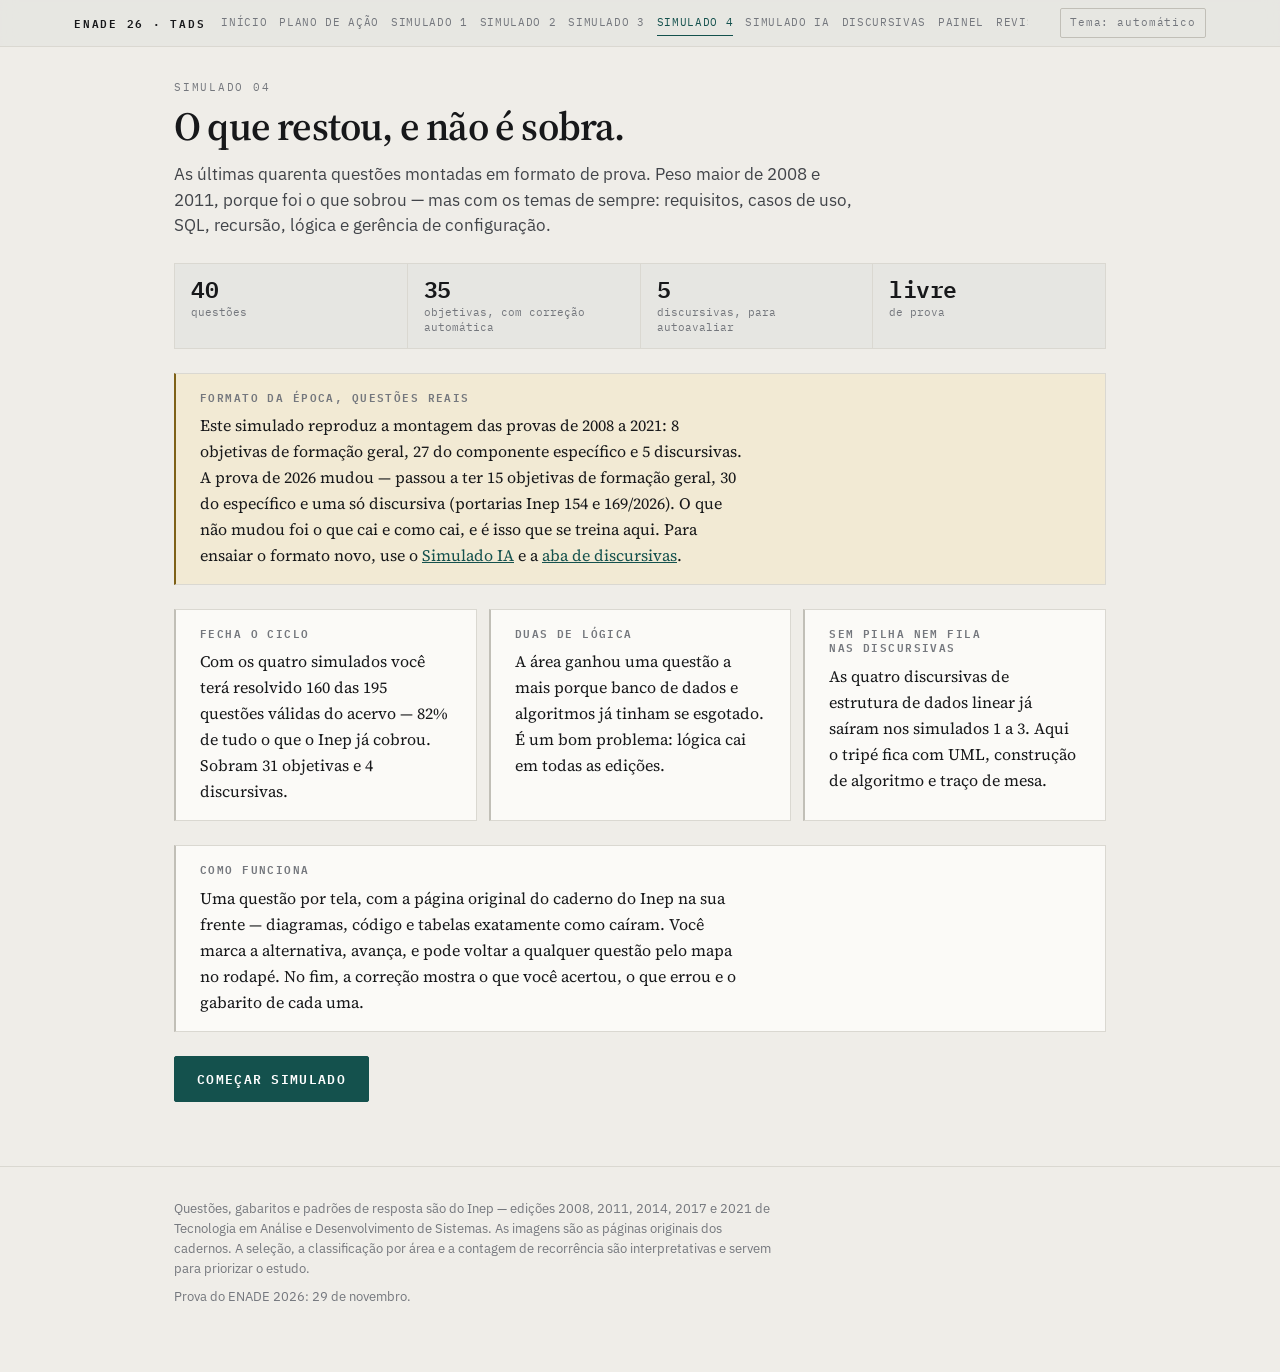
<file: estudo/simulado-04.html>
<!doctype html>
<!--
  DESIGN — o contrato desta tela. Vale igual nos simulados 1 a 4.

  O sistema está em assets/base-v2.css e o raciocínio inteiro está comentado lá.
  Em uma linha: dois registros — leitura é serifa sem cromia, instrumento é
  monoespaçado denso e só ele carrega cor — e a lei da cor, que reserva o acento
  ao que se clica, a cor de estado ao que aconteceu, e deixa todo o resto cinza.
  O tema tem três estados (auto | claro | escuro) e nav.js os escreve em
  data-theme antes de o <body> existir. As fontes estão em assets/fontes/:
  nada sai para a internet.

  O ?v= nos links de CSS existe para o navegador não servir a folha antiga do
  cache. Mudou o CSS, suba o número — em todas as telas, senão elas divergem.

  Específico da prova:

  • Tudo o que se vê é injetado por simulado.js em #app. O HTML abaixo é só a
    casca e os dados da prova. Estilos em assets/simulado-v2.css.
  • NENHUMA CLASSE QUE O JS TOCA PODE SER RENOMEADA. O CSS novo foi escrito
    sobre os nomes que já existiam justamente para não mexer no JavaScript.
  • .qnav não é só estilo: simulado.js:820 usa esse seletor como guarda do
    atalho de teclado — A a E respondem, as setas navegam. Renomear .qnav mata
    o teclado em silêncio, sem erro no console.
  • #avisoArmazenamento precisa continuar com display:none no CSS.
    simulado.js:127 o revela com style.display quando o armazenamento local
    está bloqueado. Sem a regra, o aviso fica visível para todo mundo, sempre.
  • .moldura é MESA DE LUZ: a digitalização do caderno nunca é invertida no tema
    escuro. Inverter um scan não produz documento escuro, produz cinza lamacento
    com halo em volta de cada haste de letra. O que muda com o tema é o fosco em
    volta — no escuro ele vai a quase preto e o papel branco vira a fonte de luz.
  • .moldura img.pag mantém width:100%, porque o zoom é style.width inline
    (simulado.js:376) e depende dessa base.
  • .afill não pode declarar background: a cor da barra por área vem inline do
    JS, das variáveis de estado.
  • Marcar uma alternativa é AÇÃO e vai em acento; gabarito e erro só aparecem
    depois da correção e aí são ESTADO. Texto sobre preenchimento sólido usa
    var(--papel), que vira junto com o tema — no claro é papel sobre verde
    escuro, no escuro é grafite sobre verde claro. Uma declaração, dois temas.
-->
<html lang="pt-BR">
<head>
<meta charset="utf-8" />
<meta name="viewport" content="width=device-width, initial-scale=1" />
<title>Simulado 4 — ENADE 2026 TADS</title>
<link rel="stylesheet" href="assets/base-v2.css?v=2" />
<link rel="stylesheet" href="assets/simulado-v2.css?v=2" />
<script>window.PAGINA = "sim4";</script>
<script src="assets/nav.js"></script>
</head>
<body class="simulado">

<div class="wrap">
  <div id="avisoArmazenamento">
    Este navegador está bloqueando o armazenamento local, então suas respostas não serão salvas ao
    fechar a página. Abra o material pelo atalho <code>abrir.cmd</code>, que o serve por
    <code>http://localhost</code> — assim tudo funciona normalmente.
  </div>
  <div id="app"></div>
</div>

<footer>
  <div class="wrap">
    <p>Questões, gabaritos e padrões de resposta são do Inep — edições 2008, 2011, 2014, 2017 e 2021
      de Tecnologia em Análise e Desenvolvimento de Sistemas. As imagens são as páginas originais dos
      cadernos. A seleção, a classificação por área e a contagem de recorrência são interpretativas
      e servem para priorizar o estudo.</p>
    <p>Prova do ENADE 2026: 29 de novembro.</p>
  </div>
</footer>

<script src="assets/paginas.js"></script>
<script src="assets/banco/disc-oficiais.js"></script>
<script src="assets/banco/legado-ids.js"></script>
<script src="assets/historico.js"></script>
<script src="assets/artefato.js"></script>
<script src="assets/simulado.js"></script>
<script>
montarSimulado({
  chave: "enade26.simulado4.v2",
  numero: 4,
  titulo: "O que restou, e não é sobra.",
  resumo: "As últimas quarenta questões montadas em formato de prova. Peso maior de 2008 e 2011, porque foi o que sobrou — mas com os temas de sempre: requisitos, casos de uso, SQL, recursão, lógica e gerência de configuração.",
  criterios: [
    [
      "Fecha o ciclo",
      "Com os quatro simulados você terá resolvido 160 das 195 questões válidas do acervo — 82% de tudo o que o Inep já cobrou. Sobram 31 objetivas e 4 discursivas."
    ],
    [
      "Duas de lógica",
      "A área ganhou uma questão a mais porque banco de dados e algoritmos já tinham se esgotado. É um bom problema: lógica cai em todas as edições."
    ],
    [
      "Sem pilha nem fila nas discursivas",
      "As quatro discursivas de estrutura de dados linear já saíram nos simulados 1 a 3. Aqui o tripé fica com UML, construção de algoritmo e traço de mesa."
    ]
  ],

  FG: [
    [1,2021,"2", "FG", "Segurança alimentar: desperdício de hortaliças e padrão estético", "C",4,"Sustentabilidade e consumo em 4 edições"],
    [2,2021,"7", "FG", "Saúde e comunicação: busca de informação médica na internet", "C",3,"Tecnologia e sociedade em 3 edições"],
    [3,2017,"7", "FG", "Patrimônio cultural imaterial: paneleiras de Goiabeiras", "A",2,"Cultura e patrimônio em 2008 e 2017"],
    [4,2014,"1", "FG", "Tecnologia digital e democratização da produção artística", "A",3,"Arte e tecnologia em 2008, 2014 e 2021"],
    [5,2014,"4", "FG", "Redes sociais, privacidade e processos seletivos de emprego", "B",3,"Trabalho e tecnologia em 3 edições"],
    [6,2011,"3", "FG", "Cibercultura (Pierre Lévy) e os valores do Iluminismo", "E",3,"Cibercultura e inclusão digital em 3 edições"],
    [7,2011,"6", "FG", "Educação e trabalho: escolaridade, desemprego e salário", "B",4,"Educação e empregabilidade em 4 edições"],
    [8,2008,"3", "FG", "Matemática aplicada: fator de proteção solar (FPS)", "D",5,"Cálculo aplicado: todas as edições"]
  ],

  CE: [
    [9,2017,"13", "ES", "Qualidade de processo: modelo de maturidade CMMI", "C",3,"Maturidade em 2011 (MPS.BR), 2017 e 2021"],
    [10,2017,"24", "ES", "Reengenharia de sistemas legados e refatoração para OO", "E",2,"Legados em 2017 e 2021"],
    [11,2014,"25", "ES", "Requisitos não funcionais: usabilidade, segurança e desempenho", "C",5,"Requisitos é o tema mais cobrado do acervo"],
    [12,2014,"30", "ES", "Gerência de configuração: auditoria, baseline e item de configuração", "D",4,"Configuração em 4 edições"],
    [13,2014,"33", "ES", "Qualidade: V&V, gerência de configuração e gerenciamento de mudanças", "B",4,"Qualidade e V&V em 4 edições"],
    [14,2011,"9", "ES", "Requisitos: workshop, cenário, entrevista e prototipação", "B",4,"Técnicas de elicitação em 2008, 2011, 2017 e 2021"],
    [15,2011,"30", "ES", "Qualidade: revisões técnicas formais e controle de defeitos", "A",2,"Revisões em 2011 e 2014"],
    [16,2008,"11", "ES", "Modelos de ciclo de vida: cascata, prototipação e incremental", "D",5,"Modelos de processo: todas as edições"],
    [17,2017,"27", "OO", "Padrão Strategy: interfaces, herança e composição", "D",2,"Padrões em 2011 e 2017"],
    [18,2014,"29", "OO", "Engenharia reversa: de código Java para diagrama de classes", "A",4,"Diagrama de classes em 4 edições"],
    [19,2011,"11", "OO", "UML: diagrama de casos de uso e obtenção de requisitos", "B",5,"Casos de uso: todas as edições"],
    [20,2011,"12", "OO", "UML: linguagem x metodologia, extend e diagramas de comportamento", "B",5,"Outro recorte de casos de uso e extend"],
    [21,2008,"24", "OO", "UML: diagrama de atividades com raias e fork/join", "E",2,"Atividades em 2008 e 2011"],
    [22,2008,"22", "AL", "Estrutura de dados: completar a busca binária", "A",2,"Busca binária em 2008; complexidade em 2008 e 2014"],
    [23,2008,"21", "AL", "Tipos de dados: erros de atribuição e expressão relacional inválida", "B",3,"Leitura e depuração de código em 4 edições"],
    [24,2008,"27", "AL", "Recursividade: Fibonacci, condição de parada e ineficiência", "C",3,"Recursão em 2008, 2014 e 2017"],
    [25,2014,"11", "BD", "SQL: EXCEPT, INNER JOIN e IS NULL sobre modelo ER", "A",5,"SQL sobre modelo ER: todas as edições"],
    [26,2014,"22", "BD", "Banco de dados: integridade semântica implementada por triggers", "E",2,"Integridade em 2008 (ACID) e 2014"],
    [27,2008,"33", "GP", "PMBOK: gerenciamento do tempo, sequenciamento e cronograma", "B",4,"PMBOK em 4 edições"],
    [28,2014,"23", "GP", "Inovação, empreendedorismo e empreendedorismo social", "D",4,"Empreendedorismo em 2008, 2011, 2014 e 2021"],
    [29,2017,"18", "IN", "Sistemas distribuídos: exemplos atuais", "A",3,"Distribuídos em 2014, 2017 e 2021"],
    [30,2008,"15", "IN", "Sistemas operacionais: máquinas virtuais e emulação", "C",5,"SO e virtualização: todas as edições"],
    [31,2021,"35", "ML", "Lógica de predicados x implementação em C", "A",5,"Lógica: todas as edições"],
    [32,2014,"35", "ML", "Lógica proposicional: negação de uma condicional", "B",5,"Outro recorte do mesmo tema recorrente"],
    [33,2014,"32", "IH", "IHC: as três regras de ouro do projeto de interface", "E",4,"IHC em 4 edições"],
    [34,2014,"12", "SG", "Governança de TI: plano de contingência e continuidade", "C",4,"Segurança e governança em 4 edições"],
    [35,2021,"27", "OT", "Sistemas de numeração: conversão entre bases 2, 8, 10 e 16", "C",2,"Arquitetura de computadores em 2014 e 2021"]
  ],

  DISC: [
    ["D1",2017,"D1", "FG", "Sífilis congênita e relações de gênero: vulnerabilidade feminina e duas ações voltadas ao público masculino", "10,0 pontos",["Diagnóstico: fatores sociais e culturais, relações de poder e a responsabilidade que recai sobre a mulher.", "Explicar por que os homens não buscam atenção primária e como isso realimenta a reinfecção.", "DUAS ações voltadas ao público masculino, do rol oficial de oito."]],
    ["D2",2011,"D1", "FG", "Educação a distância: enumerar e justificar três vantagens", "10,0 pontos",["TRÊS vantagens, tiradas de um rol oficial de dez.", "Aqui o padrão pede apontar, não argumentar longamente — resposta enxuta e listada pontua.", "Flexibilidade, custo, capilaridade, democratização de acesso, inclusão digital são as mais seguras."]],
    ["D3",2011,"D3", "OO", "UML: diagrama de classes de domínio de um jogo de dados e três requisitos funcionais", "10,0 pontos",["Destacar as classes JogoDados e Dado, com Dado como parte de JogoDados.", "Face é atributo de negócio da classe Dado.", "Ignorar classes que não sejam de domínio — o padrão é explícito nisso.", "Item b: listar PELO MENOS TRÊS requisitos funcionais; variações na descrição são aceitas."]],
    ["D4",2011,"D5", "AL", "Algoritmos: progressão geométrica sobre um tabuleiro — armazenar em vetor e somar o total", "10,0 pontos",["Item a: calcular, armazenar e escrever cada valor (potências de 2).", "Item b: o acumulador do total precisa funcionar corretamente.", "Comentários no código são dispensáveis, segundo o próprio padrão."]],
    ["D5",2014,"D5", "AL", "Algoritmos: teste de mesa com duas matrizes 3×3 — estado ao fim das linhas 12 e 21", "5,0 + 5,0 pontos",["Dois momentos, 5,0 pontos cada. Responda os dois separadamente.", "Resposta exata: as duas matrizes completas, célula por célula.", "Como as pilhas e filas já saíram nos simulados anteriores, aqui o treino é o traço de mesa puro."]]
  ]
});
</script>
</body>
</html>
</file>
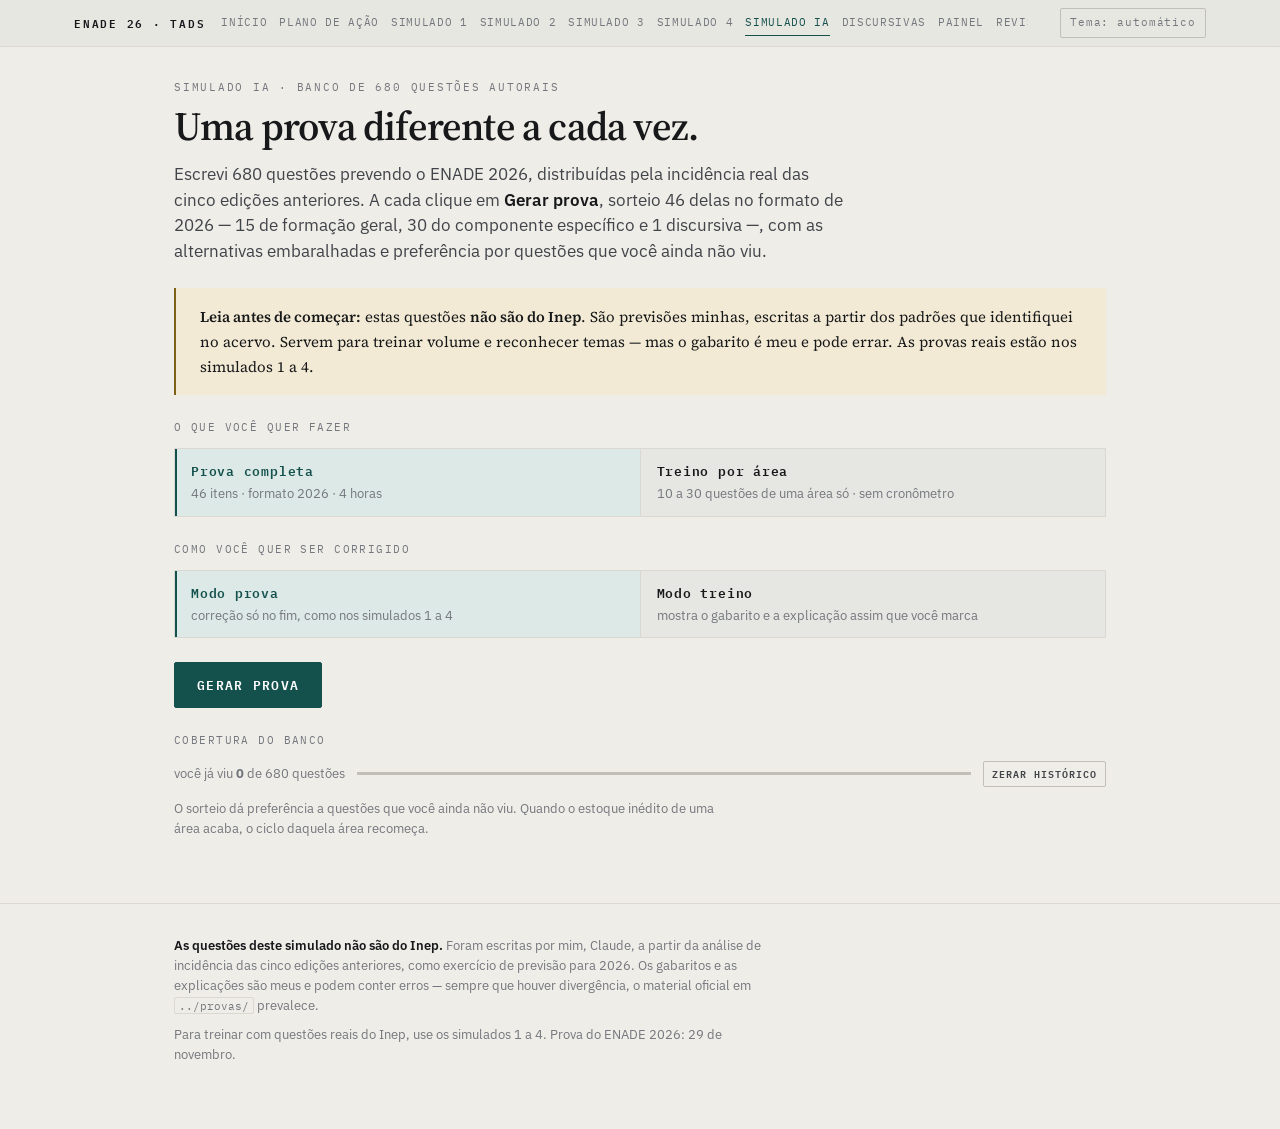
<file: estudo/simulado-ia.html>
<!doctype html>
<!--
  DESIGN — o contrato desta tela.

  O sistema está em assets/base-v2.css e o raciocínio inteiro está comentado lá.
  Em uma linha: dois registros — leitura é serifa sem cromia, instrumento é
  monoespaçado denso e só ele carrega cor — e a lei da cor, que reserva o acento
  ao que se clica, a cor de estado ao que aconteceu, e deixa todo o resto cinza.
  O tema tem três estados (auto | claro | escuro) e nav.js os escreve em
  data-theme antes de o <body> existir. As fontes estão em assets/fontes/:
  nada sai para a internet.

  O ?v= nos links de CSS existe para o navegador não servir a folha antiga do
  cache. Mudou o CSS, suba o número — em todas as telas, senão elas divergem.

  Vale aqui tudo o que vale nos simulados 1 a 4 — .qnav como guarda do teclado,
  #avisoArmazenamento oculto por padrão, .afill sem background próprio, nenhuma
  classe do JS renomeada. Fora isso:

  • Esta é a ÚNICA prova com enunciado autoral, código e artefatos. É onde a
    prancha de leitura aparece de verdade: serifa 18/30, marginália cinza à
    esquerda com ano, área e habilidade, e nenhuma cor até você marcar.
  • Também é a única no formato de 2026 — 15 de formação geral, 30 do específico
    e 1 discursiva. Os simulados 1 a 4 ficaram no formato até 2021, de propósito.
  • Não carrega paginas.js: aqui não há caderno digitalizado, logo não há visor.
  • A tela de abertura só existe neste arquivo e vive no <style> abaixo. Nela:
    .opt é escolha acionável, logo acento. .avisoIA é atenção — as questões não
    são do Inep —, logo estado. .avisoFormato é informação, logo neutro. Essa
    distinção é a lei da cor aplicada a três avisos que, no visual antigo, eram
    todos da mesma cor.
  • Gráficos dentro das questões usam --serie-1..3, a paleta categórica, e nunca
    a rampa --calor-*. A justificativa está no fim de base-v2.css: três passos
    de uma cor só não se distinguem, e sob daltonismo nem os distantes.
-->
<html lang="pt-BR">
<head>
<meta charset="utf-8" />
<meta name="viewport" content="width=device-width, initial-scale=1" />
<title>Simulado IA — ENADE 2026 TADS</title>
<link rel="stylesheet" href="assets/base-v2.css?v=2" />
<link rel="stylesheet" href="assets/simulado-v2.css?v=2" />
<script>window.PAGINA = "simIA";</script>
<script src="assets/nav.js"></script>
<style>
  /* Tela de abertura do simulado IA — só existe aqui. Registro de instrumento:
     é onde se escolhe e se dispara, não onde se lê. */

  /* aviso de que as questões são autorais, não do Inep: é atenção, é estado */
  .avisoIA {
    background: var(--alerta-lav); border-left: 2px solid var(--alerta);
    padding: var(--e4) var(--e5); font-size: 15px; line-height: 25px;
    font-family: var(--f-ler); color: var(--tinta);
  }
  .avisoIA b { color: var(--tinta); font-weight: 600; }

  /* nota sobre o formato de 2026: informação, portanto neutra */
  .avisoFormato {
    background: var(--papel); border-left: 2px solid var(--filete-2);
    padding: var(--e4) var(--e5); font-size: 15px; line-height: 25px;
    font-family: var(--f-ler); color: var(--tinta-2);
  }
  .avisoFormato b { color: var(--tinta); font-weight: 600; }

  .escolha { display: flex; flex-direction: column; gap: var(--e3); }
  .escolha > .rotulo { margin-bottom: 0; }
  .grupo { display: flex; gap: 1px; flex-wrap: wrap; background: var(--filete); border: 1px solid var(--filete); }
  .opt {
    display: flex; flex-direction: column; gap: var(--e1); align-items: flex-start;
    background: var(--instr); border: 0; padding: var(--e3) var(--e4);
    cursor: pointer; color: inherit; text-align: left; min-width: 190px; flex: 1;
  }
  .opt:hover { background: var(--papel); }
  .opt[aria-pressed="true"] { background: var(--acento-lav); box-shadow: inset 2px 0 0 var(--acento); }
  .opt b {
    font-family: var(--f-dado); font-size: var(--t-13); font-weight: 600;
    letter-spacing: .06em; color: var(--tinta);
  }
  .opt[aria-pressed="true"] b { color: var(--acento); }
  .opt span { font-size: var(--t-13); color: var(--tenue); line-height: 1.4; }

  .linhaTreino { display: flex; gap: var(--e3); flex-wrap: wrap; align-items: flex-end; }
  .campo { display: flex; flex-direction: column; gap: var(--e1); }
  .campo label {
    font-family: var(--f-dado); font-size: var(--t-11); letter-spacing: .13em;
    text-transform: uppercase; color: var(--tenue);
  }
  .campo select {
    font-size: var(--t-13); color: var(--tinta); background: var(--leitura);
    border: 1px solid var(--filete-2); border-radius: var(--r);
    padding: 9px 11px; min-width: 230px;
  }
  #blocoTreino[hidden] { display: none; }

  .cobertura { display: flex; align-items: center; gap: var(--e3); flex-wrap: wrap; }
  .cobertura .ptrack { flex: 1; min-width: 180px; height: 3px; }
</style>
</head>
<body class="simulado">

<div class="wrap">
  <div id="avisoArmazenamento">
    Este navegador está bloqueando o armazenamento local, então suas respostas não serão salvas ao
    fechar a página. Abra o material pelo atalho <code>abrir.cmd</code>, que o serve por
    <code>http://localhost</code> — assim tudo funciona normalmente.
  </div>
  <div id="app"></div>
</div>

<footer>
  <div class="wrap">
    <p><strong>As questões deste simulado não são do Inep.</strong> Foram escritas por mim, Claude,
      a partir da análise de incidência das cinco edições anteriores, como exercício de previsão
      para 2026. Os gabaritos e as explicações são meus e podem conter erros — sempre que houver
      divergência, o material oficial em <code>../provas/</code> prevalece.</p>
    <p>Para treinar com questões reais do Inep, use os simulados 1 a 4.
      Prova do ENADE 2026: 29 de novembro.</p>
  </div>
</footer>

<script src="assets/banco/es.js"></script>
<script src="assets/banco/oo.js"></script>
<script src="assets/banco/al.js"></script>
<script src="assets/banco/bd.js"></script>
<script src="assets/banco/gp.js"></script>
<script src="assets/banco/in.js"></script>
<script src="assets/banco/ml.js"></script>
<script src="assets/banco/ih.js"></script>
<script src="assets/banco/sg.js"></script>
<script src="assets/banco/ot.js"></script>
<script src="assets/banco/fg.js"></script>
<script src="assets/banco/disc.js"></script>
<script src="assets/banco/disc-oficiais.js"></script>
<script src="assets/acervo.js"></script>
<script src="assets/objetos.js"></script>
<script src="assets/banco/legado-ids.js"></script>
<script src="assets/historico.js"></script>
<script src="assets/sorteio.js"></script>
<script src="assets/artefato.js"></script>
<script src="assets/simulado.js"></script>
<script>
(function () {
  "use strict";

  var CHAVE_PROVA = "enade26.ia.prova";
  var CHAVE_RESP  = "enade26.ia.respostas";
  var app = document.getElementById("app");

  var escolhaFormato = "prova";
  var escolhaModo = "prova";
  var escolhaArea = "ES";
  var escolhaQtd = 10;

  function el(t, c, h) {
    var n = document.createElement(t);
    if (c) n.className = c;
    if (h != null) n.innerHTML = h;
    return n;
  }
  function lerProva() {
    try { return JSON.parse(localStorage.getItem(CHAVE_PROVA) || "null"); } catch (e) { return null; }
  }
  function gravarProva(p) {
    try { localStorage.setItem(CHAVE_PROVA, JSON.stringify(p)); } catch (e) {}
  }
  function limparTudo() {
    try {
      localStorage.removeItem(CHAVE_PROVA);
      localStorage.removeItem(CHAVE_RESP);
    } catch (e) {}
  }

  /* ---------------- tela de abertura ---------------- */
  function telaGerar() {
    app.innerHTML = "";
    var w = el("div", "tela");
    var disp = window.SORTEIO.disponivel();
    var cob = window.SORTEIO.cobertura();

    w.appendChild(el("div", "",
      '<span class="eyebrow">Simulado IA · banco de ' + cob.total + " questões autorais</span>" +
      "<h1>Uma prova diferente a cada vez.</h1>" +
      '<p class="lede" style="margin-top:14px">Escrevi ' + cob.total + " questões prevendo o ENADE 2026, " +
      "distribuídas pela incidência real das cinco edições anteriores. A cada clique em " +
      "<strong>Gerar prova</strong>, sorteio 46 delas no formato de 2026 — 15 de formação geral, " +
      "30 do componente específico e 1 discursiva —, com as alternativas embaralhadas e " +
      "preferência por questões que você ainda não viu.</p>"));

    w.appendChild(el("div", "avisoIA",
      "<b>Leia antes de começar:</b> estas questões <b>não são do Inep</b>. São previsões minhas, " +
      "escritas a partir dos padrões que identifiquei no acervo. Servem para treinar volume e " +
      "reconhecer temas — mas o gabarito é meu e pode errar. As provas reais estão nos simulados 1 a 4."));

    /* O sorteio compõe a prova em duas dimensões: de que assunto trata e o que pede.
       A segunda é medida no acervo oficial, e o banco ainda não tem estoque em todas
       as células. Onde falta, a prova completa por área e sai com mais questão de
       conceito puro do que o exame traz. Dizer isso aqui é o contrário de detalhe:
       uma prova que se apresenta como simulado do ENADE sem estar no formato do ENADE
       ensina a estudar para a coisa errada. */
    if (window.SORTEIO.viabilidade && window.ACERVO) {
      var vb = window.SORTEIO.viabilidade();
      var curtas = vb.filter(function (c) { return c.estoque < c.demanda; });
      if (curtas.length) {
        var faltando = {};
        curtas.forEach(function (c) { faltando[c.hab] = (faltando[c.hab] || 0) + 1; });
        var lista = Object.keys(faltando).map(function (h) {
          return (window.ACERVO.HAB[h] || h).toLowerCase();
        }).join(", ");
        w.appendChild(el("div", "avisoFormato",
          "<b>Sobre o formato:</b> além da proporção por área, o sorteio tenta reproduzir " +
          "o que o ENADE <i>pede</i> — a distribuição por habilidade medida nas 175 objetivas " +
          "oficiais. O banco ainda não tem estoque suficiente em " + curtas.length +
          " combinações de área e habilidade (" + lista + "), e nessas a prova completa " +
          "por área, saindo com mais questão de conceito puro do que o exame traz. " +
          "A conversão dessas questões está em andamento."));
      }
    }

    /* formato */
    var fmt = el("div", "escolha");
    fmt.appendChild(el("div", "rotulo", "O que você quer fazer"));
    var gf = el("div", "grupo");
    [["prova", "Prova completa", "46 itens · formato 2026 · 4 horas"],
     ["treino", "Treino por área", "10 a 30 questões de uma área só · sem cronômetro"]]
      .forEach(function (o) {
        var b = el("button", "opt", "<b>" + o[1] + "</b><span>" + o[2] + "</span>");
        b.type = "button";
        b.setAttribute("aria-pressed", escolhaFormato === o[0] ? "true" : "false");
        b.onclick = function () { escolhaFormato = o[0]; telaGerar(); };
        gf.appendChild(b);
      });
    fmt.appendChild(gf);
    w.appendChild(fmt);

    /* seletor de área, só no treino */
    if (escolhaFormato === "treino") {
      var bt = el("div", "escolha");
      bt.id = "blocoTreino";
      var linha = el("div", "linhaTreino");

      var cArea = el("div", "campo");
      cArea.innerHTML = '<label for="selArea">Área</label>';
      var sel = el("select");
      sel.id = "selArea";
      Object.keys(disp).sort(function (a, b) { return disp[b] - disp[a]; }).forEach(function (k) {
        var o = document.createElement("option");
        o.value = k;
        o.textContent = window.AREA_NOMES[k] + " (" + disp[k] + " questões)";
        if (k === escolhaArea) o.selected = true;
        sel.appendChild(o);
      });
      sel.onchange = function () { escolhaArea = sel.value; telaGerar(); };
      cArea.appendChild(sel);
      linha.appendChild(cArea);

      var cQtd = el("div", "campo");
      cQtd.innerHTML = '<label>Quantidade</label>';
      var gq = el("div", "grupo");
      [10, 20, 30].forEach(function (n) {
        var b = el("button", "opt", "<b>" + n + "</b>");
        b.type = "button";
        b.style.minWidth = "auto";
        b.disabled = disp[escolhaArea] < n;
        if (b.disabled) b.title = "o banco só tem " + disp[escolhaArea] + " questões nesta área";
        b.setAttribute("aria-pressed", escolhaQtd === n ? "true" : "false");
        b.onclick = function () { escolhaQtd = n; telaGerar(); };
        gq.appendChild(b);
      });
      cQtd.appendChild(gq);
      linha.appendChild(cQtd);
      bt.appendChild(linha);
      w.appendChild(bt);
    }

    /* modo */
    var md = el("div", "escolha");
    md.appendChild(el("div", "rotulo", "Como você quer ser corrigido"));
    var gm = el("div", "grupo");
    [["prova", "Modo prova", "correção só no fim, como nos simulados 1 a 4"],
     ["treino", "Modo treino", "mostra o gabarito e a explicação assim que você marca"]]
      .forEach(function (o) {
        var b = el("button", "opt", "<b>" + o[1] + "</b><span>" + o[2] + "</span>");
        b.type = "button";
        b.setAttribute("aria-pressed", escolhaModo === o[0] ? "true" : "false");
        b.onclick = function () { escolhaModo = o[0]; telaGerar(); };
        gm.appendChild(b);
      });
    md.appendChild(gm);
    w.appendChild(md);

    /* ação */
    var acoes = el("div", "acoes");
    var b = el("button", "btn grande",
      escolhaFormato === "prova" ? "Gerar prova" : "Gerar treino de " + escolhaQtd + " questões");
    b.type = "button";
    b.onclick = gerar;
    acoes.appendChild(b);
    w.appendChild(acoes);

    /* cobertura */
    var pct = cob.total ? (cob.vistas / cob.total * 100) : 0;
    var cb = el("div", "escolha");
    cb.appendChild(el("div", "rotulo", "Cobertura do banco"));
    var linhaCob = el("div", "cobertura");
    linhaCob.innerHTML =
      '<span class="fine">você já viu <b>' + cob.vistas + "</b> de " + cob.total + " questões</span>" +
      '<div class="ptrack"><div class="pfill" style="width:' + pct + '%"></div></div>';
    var zerar = el("button", "btn ghost mini", "Zerar histórico");
    zerar.type = "button";
    zerar.onclick = function () {
      if (!confirm("Esquecer quais questões você já viu? Os sorteios voltarão a considerar todo o banco como inédito.")) return;
      window.SORTEIO.zerarCobertura();
      telaGerar();
    };
    linhaCob.appendChild(zerar);
    cb.appendChild(linhaCob);
    cb.appendChild(el("p", "fine",
      "O sorteio dá preferência a questões que você ainda não viu. Quando o estoque inédito de uma " +
      "área acaba, o ciclo daquela área recomeça."));
    w.appendChild(cb);

    app.appendChild(w);
    window.scrollTo(0, 0);
  }

  /* ---------------- geração ---------------- */
  function gerar() {
    var itens, duracao, titulo;
    if (escolhaFormato === "prova") {
      itens = window.SORTEIO.prova();
      duracao = 240;
      titulo = "Prova completa";
    } else {
      itens = window.SORTEIO.treino(escolhaArea, escolhaQtd);
      duracao = 0;
      titulo = "Treino de " + window.AREA_NOMES[escolhaArea];
    }
    limparTudo();
    gravarProva({ itens: itens, modo: escolhaModo, duracao: duracao, titulo: titulo });
    montar();
  }

  /* ---------------- montagem ---------------- */
  function montar() {
    var p = lerProva();
    if (!p) { telaGerar(); return; }
    window.montarSimulado({
      chave: CHAVE_RESP,
      numero: "IA",
      titulo: p.titulo,
      itens: p.itens,
      modo: p.modo,
      duracaoMin: p.duracao,
      aoTrocarProva: function () { limparTudo(); telaGerar(); }
    });
  }

  if (lerProva()) montar(); else telaGerar();
})();
</script>
</body>
</html>
</file>
<file: estudo/assets/base-v2.css>
/* ENADE 2026 TADS — camada de base, versão 2
   Direção: dois registros. Leitura é editorial e sem cor; instrumento é denso,
   monoespaçado e só ele carrega cor. Nada aqui depende de internet.

   Regra única da cor, obedecida por todo o arquivo:
     acento  = existe algo acionável ali (link, botão, alternativa marcada). Nada mais.
     estado  = algo aconteceu (acerto, erro, atenção, pendente). Nunca decorativo.
     neutro  = todo o resto, inclusive cartão, filete e número que não é resultado.
   Se um elemento não é acionável e não relata estado, ele é cinza. Sem exceção.

   Carregado por: simulado-01..04, simulado-ia, revisao e amostra-design.
   As demais páginas seguem em base.css, que não foi tocado. */

/* ---------- fontes auto-hospedadas ---------- */
@font-face {
  font-family: 'Source Serif 4'; font-style: normal; font-weight: 400 700;
  font-display: swap; src: url(fontes/source-serif-4-var-latin.woff2) format('woff2');
}
@font-face {
  font-family: 'IBM Plex Sans VF'; font-style: normal; font-weight: 100 700;
  font-display: swap; src: url(fontes/ibm-plex-sans-var-latin.woff2) format('woff2');
}
@font-face {
  font-family: 'IBM Plex Mono'; font-style: normal; font-weight: 400;
  font-display: swap; src: url(fontes/ibm-plex-mono-400-latin.woff2) format('woff2');
}
@font-face {
  font-family: 'IBM Plex Mono'; font-style: normal; font-weight: 600;
  font-display: swap; src: url(fontes/ibm-plex-mono-600-latin.woff2) format('woff2');
}

:root {
  /* fallbacks escolhidos, não herdados: Sitka Text é do Matthew Carter, desenhada
     para leitura em tela, e vem no Windows desde o 8. Constantia é a segunda opção. */
  --f-ler:   'Source Serif 4', 'Sitka Text', Constantia, Cambria, Georgia, serif;
  --f-ui:    'IBM Plex Sans VF', 'Segoe UI Variable Text', 'Segoe UI', system-ui, sans-serif;
  --f-dado:  'IBM Plex Mono', 'Cascadia Mono', Consolas, ui-monospace, monospace;

  /* escala modular, razão 1.2 a partir de 16 */
  --t-11: 11px; --t-13: 13px; --t-16: 16px; --t-19: 19px;
  --t-23: 23px; --t-28: 28px; --t-33: 33px; --t-40: 40px;
  /* corpo de leitura é óptico, fora da escala de propósito: 18/30 no serif */
  --t-ler: 18px; --lh-ler: 30px;

  /* ritmo vertical de 4px */
  --e1: 4px; --e2: 8px; --e3: 12px; --e4: 16px;
  --e5: 24px; --e6: 32px; --e7: 48px; --e8: 64px;

  --larg-pag: 1120px;  /* largura da .wrap; body.simulado estreita para 980 */
  --larg-ler: 720px;   /* ~68ch no corpo de leitura */
  --marg: 104px;       /* coluna de marginália */
  --r: 2px;            /* raio quase nulo: papel e chapa não têm canto redondo */
}

/* ---------- neutros: papel morno na clara, grafite frio na escura ---------- */
:root, :root[data-theme="light"] {
  color-scheme: light;
  --papel:   #EFEDE8;  /* fundo geral */
  --leitura: #FBFAF7;  /* prancha de leitura, mais clara que o fundo */
  --instr:   #E6E6E2;  /* faixa de instrumento, mais fria e mais escura */
  --tinta:   #17181A; --tinta-2: #414449; --tenue: #74777D;
  --filete:  #DAD8D1; --filete-2: #C1BFB7;
  --pauta:   rgba(23,24,26,.030);   /* pautado do papel */
  --malha:   rgba(23,24,26,.05);    /* quadriculado do instrumento */
  --matte:   #BFBCB4;               /* fosco em volta da digitalização */

  --acento: #14514D; --acento-2: #1D726C; --acento-in: #FFFFFF; --acento-lav: #DDE9E7;
  --acerto: #2F6B3C; --acerto-lav: #E0EDE1;
  --erro:   #A33C25; --erro-lav:   #F5E4DE;
  --alerta: #7E6118; --alerta-lav: #F2EAD4;
  /* rampa sequencial: magnitude, uma cor só do claro ao escuro */
  --calor-1:#E2E0DA; --calor-2:#BACFCB; --calor-3:#84AFA9; --calor-4:#3F827B; --calor-5:#14514D;
  /* séries de gráfico: identidade, não magnitude. Ver a nota no fim do arquivo. */
  --serie-1:#008C80; --serie-2:#3A55CC; --serie-3:#BE6A0A; --serie-4:#414449;
}
:root[data-theme="dark"] {
  color-scheme: dark;
  --papel:   #121316;
  --leitura: #191A1E;
  --instr:   #0C0D0F;
  --tinta:   #E8E6E1; --tinta-2: #B2B0AA; --tenue: #7C7F85;
  --filete:  #292B30; --filete-2: #3A3D44;
  --pauta:   rgba(232,230,225,.038);
  --malha:   rgba(232,230,225,.045);
  --matte:   #08090A;

  --acento: #6FBFB6; --acento-2: #8FD3CB; --acento-in: #0C1414; --acento-lav: #17302E;
  --acerto: #7FB683; --acerto-lav: #17251A;
  --erro:   #E08A6E; --erro-lav:   #2E1D17;
  --alerta: #D6B25E; --alerta-lav: #2B2415;
  --calor-1:#22252A; --calor-2:#2E4B47; --calor-3:#3F6E67; --calor-4:#54968D; --calor-5:#8FD3CB;
  --serie-1:#1E9C8E; --serie-2:#6E82DC; --serie-3:#C0821F; --serie-4:#B2B0AA;
}
@media (prefers-color-scheme: dark) {
  :root:not([data-theme="light"]) {
    color-scheme: dark;
    --papel:#121316; --leitura:#191A1E; --instr:#0C0D0F;
    --tinta:#E8E6E1; --tinta-2:#B2B0AA; --tenue:#7C7F85;
    --filete:#292B30; --filete-2:#3A3D44;
    --pauta:rgba(232,230,225,.038); --malha:rgba(232,230,225,.045); --matte:#08090A;
    --acento:#6FBFB6; --acento-2:#8FD3CB; --acento-in:#0C1414; --acento-lav:#17302E;
    --acerto:#7FB683; --acerto-lav:#17251A;
    --erro:#E08A6E; --erro-lav:#2E1D17;
    --alerta:#D6B25E; --alerta-lav:#2B2415;
    --calor-1:#22252A; --calor-2:#2E4B47; --calor-3:#3F6E67; --calor-4:#54968D; --calor-5:#8FD3CB;
    --serie-1:#1E9C8E; --serie-2:#6E82DC; --serie-3:#C0821F; --serie-4:#B2B0AA;
  }
}

/* ---------- reset ---------- */
*, *::before, *::after { box-sizing: border-box; }
html { -webkit-text-size-adjust: 100%; }
body {
  margin: 0; background: var(--papel); color: var(--tinta);
  font-family: var(--f-ui); font-size: var(--t-16); line-height: 1.55;
  font-optical-sizing: auto;
}
img { max-width: 100%; height: auto; display: block; }
button, input, select, textarea { font: inherit; color: inherit; }
:focus-visible { outline: 2px solid var(--acento); outline-offset: 2px; }
@media (prefers-reduced-motion: reduce) { * { transition: none !important; animation: none !important; } }

/* A prova é mais estreita que a página inicial: linha curta cansa menos em 4 horas. */
body.simulado { --larg-pag: 980px; }
.wrap { width: 100%; max-width: var(--larg-pag); margin: 0 auto; padding: 0 var(--e5); }

/* ---------- tipografia comum ---------- */
h1, h2, h3, h4 { font-family: var(--f-ler); font-weight: 600; text-wrap: balance; margin: 0; }
h1 { font-size: clamp(26px, 5vw, var(--t-40)); line-height: 1.1; letter-spacing: -.02em; }
h2 { font-size: clamp(20px, 3.4vw, var(--t-28)); line-height: 1.18; letter-spacing: -.015em; }
h3 { font-size: var(--t-19); line-height: 1.3; }
p  { margin: 0; max-width: 68ch; }
a  { color: var(--acento); }
strong { font-weight: 600; color: var(--tinta); }
code {
  font-family: var(--f-dado); font-size: .88em;
  background: var(--papel); border: 1px solid var(--filete);
  padding: 0 4px; border-radius: var(--r);
}

.eyebrow {
  font-family: var(--f-dado); font-size: var(--t-11); letter-spacing: .16em;
  text-transform: uppercase; color: var(--tenue); display: block; margin-bottom: var(--e2);
}
.lede { font-size: 16.5px; color: var(--tinta-2); }
.fine { font-size: var(--t-13); color: var(--tenue); }

/* ======================================================================
   REGISTRO DE INSTRUMENTO — mono, denso, frio. Só aqui existe cor.
   ====================================================================== */

/* A barra vem de nav.js:48-54 e é igual em todas as páginas: os nomes de
   classe abaixo são os que ele emite, e não podem mudar. */
nav.top {
  position: sticky; top: 0; z-index: 60;
  background: var(--instr); border-bottom: 1px solid var(--filete);
  /* a barra não acompanha o estreitamento de body.simulado: são dez rotas em
     caixa alta, e a 980 px a última fica cortada */
  --larg-pag: 1180px;
}
@supports (backdrop-filter: blur(8px)) {
  nav.top { background: color-mix(in srgb, var(--instr) 90%, transparent); backdrop-filter: blur(8px); }
}
nav.top .wrap { display: flex; align-items: center; gap: var(--e4); min-height: 46px; }
nav.top .brand {
  font-family: var(--f-dado); font-size: var(--t-11); font-weight: 600;
  letter-spacing: .16em; text-transform: uppercase; color: var(--tinta);
  white-space: nowrap; text-decoration: none;
}
nav.top .links { display: flex; gap: var(--e3); overflow-x: auto; scrollbar-width: none; }
nav.top .links::-webkit-scrollbar { display: none; }
nav.top .links a {
  font-family: var(--f-dado); font-size: var(--t-11); letter-spacing: .06em;
  text-transform: uppercase; color: var(--tenue); text-decoration: none;
  padding: var(--e1) 0; border-bottom: 1px solid transparent; white-space: nowrap;
}
nav.top .links a:hover { color: var(--tinta); border-bottom-color: var(--filete-2); }
nav.top .links a[aria-current="page"] { color: var(--acento); border-bottom-color: var(--acento); }
nav.top .navsp { flex: 1; }

.tema {
  font-family: var(--f-dado); font-size: var(--t-11); letter-spacing: .08em;
  background: transparent; border: 1px solid var(--filete-2); border-radius: var(--r);
  color: var(--tenue); padding: 5px 9px; cursor: pointer; white-space: nowrap;
}
.tema:hover { color: var(--tinta); border-color: var(--tinta-2); }

/* ---------- botões ---------- */
.btn {
  font-family: var(--f-dado); font-size: var(--t-11); font-weight: 600;
  letter-spacing: .1em; text-transform: uppercase; cursor: pointer;
  background: var(--acento); color: var(--acento-in); border: 1px solid var(--acento);
  border-radius: var(--r); padding: 8px 14px; white-space: nowrap;
}
.btn:hover { background: var(--acento-2); border-color: var(--acento-2); }
.btn.ghost { background: transparent; color: var(--tinta-2); border-color: var(--filete-2); }
.btn.ghost:hover { color: var(--tinta); border-color: var(--tinta-2); background: transparent; }
.btn.grande { font-size: var(--t-13); padding: 12px 22px; }
.btn.mini { font-size: 10px; padding: 4px 8px; }

/* medidores e trilhos, as primitivas do instrumento */
.cron {
  font-family: var(--f-dado); font-size: var(--t-19); font-weight: 600;
  font-variant-numeric: tabular-nums; letter-spacing: -.01em; color: var(--tinta);
}
.trilho { height: 1px; background: var(--filete-2); }
.trilho > i { display: block; height: 100%; background: var(--acento); }
.calor { display: flex; height: 10px; }
.calor i { display: block; }
.calor i.c1 { background: var(--calor-1); } .calor i.c2 { background: var(--calor-2); }
.calor i.c3 { background: var(--calor-3); } .calor i.c4 { background: var(--calor-4); }
.calor i.c5 { background: var(--calor-5); }

/* fundo quadriculado, para as regiões de operar */
.quadriculado {
  background:
    repeating-linear-gradient(to right, var(--malha) 0 1px, transparent 1px 8px),
    repeating-linear-gradient(to bottom, var(--malha) 0 1px, transparent 1px 8px),
    var(--instr);
}

/* ---------- seções longas (index e plano) ---------- */
section { padding: var(--e7) 0; border-top: 1px solid var(--filete); }
section:first-of-type { border-top: none; }
.head { display: flex; flex-direction: column; gap: var(--e2); margin-bottom: var(--e5); }
.stack { display: flex; flex-direction: column; gap: var(--e5); }

/* ---------- listas ---------- */
ul.dash { list-style: none; padding: 0; margin: 0; display: flex; flex-direction: column; gap: var(--e2); }
ul.dash li {
  position: relative; padding-left: 20px; max-width: 68ch;
  font-family: var(--f-ler); font-size: 16px; line-height: 26px; color: var(--tinta);
}
ul.dash li::before {
  content: ""; position: absolute; left: 0; top: 13px;
  width: 9px; height: 1px; background: var(--filete-2);
}

ol.num { counter-reset: n; list-style: none; padding: 0; margin: 0; display: flex; flex-direction: column; gap: var(--e4); }
ol.num li {
  counter-increment: n; position: relative; padding-left: 38px; max-width: 68ch;
  font-family: var(--f-ler); font-size: 16px; line-height: 26px; color: var(--tinta);
}
ol.num li::before {
  content: counter(n, decimal-leading-zero); position: absolute; left: 0; top: 4px;
  font-family: var(--f-dado); font-size: var(--t-11); font-weight: 600;
  letter-spacing: .08em; color: var(--tenue);
}

/* ---------- etiquetas ---------- */
.chip {
  display: inline-block; font-family: var(--f-dado); font-size: var(--t-11); font-weight: 600;
  letter-spacing: .1em; text-transform: uppercase; padding: 2px 6px; white-space: nowrap;
  border: 1px solid var(--filete-2); color: var(--tenue); background: transparent;
}
.chip.ce { color: var(--tinta-2); border-color: var(--tinta-2); }
.chip.disc { color: var(--tinta-2); border-style: dashed; }

/* ---------- tabelas simples ---------- */
.scroller { width: 100%; overflow-x: auto; }
table.plain { border-collapse: collapse; width: 100%; min-width: 620px; }
table.plain th, table.plain td {
  text-align: left; padding: var(--e2) var(--e3); border-bottom: 1px solid var(--filete);
  font-size: var(--t-13); vertical-align: top;
}
table.plain th {
  font-family: var(--f-dado); font-size: var(--t-11); text-transform: uppercase;
  letter-spacing: .1em; color: var(--tenue); font-weight: 600; border-bottom-color: var(--filete-2);
}
table.plain td.k {
  font-family: var(--f-dado); font-weight: 600; color: var(--tinta);
  font-variant-numeric: tabular-nums;
}

/* ---------- cartões: sem cor decorativa; só o estado colore ---------- */
.cards { display: grid; gap: var(--e3); grid-template-columns: 1fr; }
@media (min-width: 720px) {
  .cards.c2 { grid-template-columns: 1fr 1fr; }
  .cards.c3 { grid-template-columns: repeat(3, 1fr); }
}
.card {
  background: var(--leitura); border: 1px solid var(--filete);
  border-left: 2px solid var(--filete-2); border-radius: 0;
  padding: var(--e4) var(--e5); display: flex; flex-direction: column; gap: var(--e2);
}
.card.key  { border-left-color: var(--filete-2); }
.card.flag { border-left-color: var(--alerta); background: var(--alerta-lav); }
.card h3 {
  font-family: var(--f-dado); font-size: var(--t-11); font-weight: 600;
  letter-spacing: .13em; text-transform: uppercase; color: var(--tenue);
}
.card p { font-family: var(--f-ler); font-size: 16px; line-height: 26px; color: var(--tinta); }

/* ======================================================================
   REGISTRO DE LEITURA — serifa, papel pautado, zero cromia.
   ====================================================================== */

.ler {
  font-family: var(--f-ler); font-size: var(--t-ler); line-height: var(--lh-ler);
  color: var(--tinta); max-width: var(--larg-ler);
  hyphens: auto; -webkit-hyphens: auto; text-wrap: pretty;
}
.ler > * + * { margin-top: var(--lh-ler); }
.ler p { margin: 0; max-width: none; }
.ler.pautado {
  background-image: repeating-linear-gradient(
    to bottom, transparent 0 calc(var(--lh-ler) - 1px), var(--pauta) calc(var(--lh-ler) - 1px) var(--lh-ler));
  background-position: 0 8px;   /* desce o filete para a linha de base */
}

/* marginália: mono minúsculo, cinza, alinhado à direita da própria coluna */
.margem {
  font-family: var(--f-dado); font-size: var(--t-11); line-height: 1.9;
  letter-spacing: .1em; text-transform: uppercase; color: var(--tenue);
}

/* citação/fonte, no rodapé de um bloco de leitura */
.fonte {
  font-family: var(--f-ui); font-size: var(--t-13); color: var(--tenue);
  border-top: 1px solid var(--filete); padding-top: var(--e3); margin-top: var(--e5);
}

/* código: dentro da leitura, volta ao registro de instrumento, de propósito */
pre.codigo {
  margin: 0; background: var(--papel);
  border: 1px solid var(--filete); border-left: 2px solid var(--filete-2);
  padding: var(--e4) var(--e5); overflow-x: auto;
}
pre.codigo code {
  font-family: var(--f-dado); font-size: var(--t-13); line-height: 22px;
  color: var(--tinta-2); background: none; border: 0; padding: 0; white-space: pre;
}

/* ---------- jogo de marcas: traço 1.25, o mesmo peso do filete ---------- */
.sinal {
  width: 13px; height: 13px; flex: none; stroke: currentColor; fill: none;
  stroke-width: 1.25; stroke-linecap: square; stroke-linejoin: miter;
  vertical-align: -1px;
}

/* ---------- rodapé ---------- */
footer {
  padding: var(--e6) 0 var(--e8); border-top: 1px solid var(--filete);
  color: var(--tenue); font-size: var(--t-13);
}
footer .wrap { display: flex; flex-direction: column; gap: var(--e2); }
footer p { max-width: 76ch; }

/* ======================================================================
   POR QUE AS SÉRIES DE GRÁFICO NÃO SAEM DA RAMPA DE CALOR

   --calor-1..5 é uma rampa sequencial: uma cor só, do claro ao escuro. Serve
   para magnitude — o mapa de incidência do plano, o calor de uma tabela. Usá-la
   para identificar séries de um gráfico é o erro clássico: dois passos vizinhos
   da mesma cor não se distinguem, e sob deuteranopia nem os distantes.

   --serie-1..3 é uma paleta categórica: três matizes distintos, escolhidos com
   o validador de paleta e aprovados nos cinco testes (banda de luminosidade,
   piso de croma, separação sob daltonismo, piso de visão normal e contraste
   contra a chapa do gráfico), em todos os pares e nos dois temas.

     claro  #008C80 · #3A55CC · #BE6A0A   sobre --leitura #FBFAF7
     escuro #1E9C8E · #6E82DC · #C0821F   sobre --leitura #191A1E

   Três é o teto: o quarto matiz derruba a separação sob daltonismo, e o banco
   não tem gráfico com mais de três séries. --serie-4 é cinza de propósito — se
   um dia aparecer uma quarta série, ela se lê como "outros", não como um
   quarto assunto.
   ====================================================================== */

/* ======================================================================
   PONTE PARA O LEGADO
   simulado.js:656, painel.js:59/92/116-119 e discursivas.js:175 escrevem
   `background: var(--good)` e afins direto no atributo style; o <style>
   interno de simulado-ia.html cita mais uma dúzia. Token indefinido em
   valor inline não cai num padrão: cai em `unset`, e a barra some sem erro
   no console. Estes aliases são o que impede essa falha silenciosa.
   ====================================================================== */
:root {
  --paper: var(--papel); --surface: var(--leitura); --sunk: var(--papel);
  --ink: var(--tinta); --ink-2: var(--tinta-2); --muted: var(--tenue);
  --rule: var(--filete); --rule-2: var(--filete-2);
  --accent: var(--acento); --accent-2: var(--acento-2);
  --accent-in: var(--acento-in); --accent-wash: var(--acento-lav);
  --good: var(--acerto); --good-wash: var(--acerto-lav);
  --flag: var(--erro); --flag-wash: var(--erro-lav);
  --warn: var(--alerta); --warn-wash: var(--alerta-lav);
  --heat-1: var(--calor-1); --heat-2: var(--calor-2); --heat-3: var(--calor-3);
  --heat-4: var(--calor-4); --heat-5: var(--calor-5);
  --font-display: var(--f-ler); --font-body: var(--f-ui); --font-data: var(--f-dado);
  --wrap: var(--larg-pag);
}
</file>
<file: estudo/assets/amostra.css>
/* Componentes exclusivos de amostra-design.html.
   Ficam fora de base-v2.css porque vários nomes daqui — .alt, .grade, .visor —
   colidem com classes que simulado.js já emite com outro sentido. Depende de
   base-v2.css. */

/* ---------- faixa de instrumento da amostra ---------- */
.instr { background: var(--instr); border-bottom: 1px solid var(--filete); }
.instr .faixa {
  max-width: 1180px; margin: 0 auto; padding: 0 var(--e5);
  display: flex; align-items: center; gap: var(--e4); min-height: 46px;
}
.instr .marca {
  font-family: var(--f-dado); font-size: var(--t-11); font-weight: 600;
  letter-spacing: .16em; text-transform: uppercase; color: var(--tinta);
  text-decoration: none; white-space: nowrap;
}
.instr .marca em { font-style: normal; color: var(--tenue); }
.instr .rotas { display: flex; gap: var(--e4); overflow-x: auto; scrollbar-width: none; }
.instr .rotas::-webkit-scrollbar { display: none; }
.instr .rotas a {
  font-family: var(--f-dado); font-size: var(--t-11); letter-spacing: .1em;
  text-transform: uppercase; color: var(--tenue); text-decoration: none;
  padding: var(--e1) 0; border-bottom: 1px solid transparent; white-space: nowrap;
}
.instr .rotas a:hover { color: var(--tinta); border-bottom-color: var(--filete-2); }
.instr .rotas a[aria-current="page"] { color: var(--acento); border-bottom-color: var(--acento); }
.instr .vao { flex: 1; }

/* ---------- faixa de medidores ---------- */
.medidores {
  background:
    repeating-linear-gradient(to right, var(--malha) 0 1px, transparent 1px 8px),
    repeating-linear-gradient(to bottom, var(--malha) 0 1px, transparent 1px 8px),
    var(--instr);
  border-bottom: 1px solid var(--filete);
}
.medidores .faixa { max-width: 1180px; margin: 0 auto; padding: var(--e4) var(--e5); }
.medidores .cx {
  display: grid; gap: 1px; grid-template-columns: repeat(2, 1fr);
  background: var(--filete); border: 1px solid var(--filete);
}
@media (min-width: 720px) { .medidores .cx { grid-template-columns: repeat(4, 1fr); } }
.medidor { background: var(--instr); padding: var(--e3) var(--e4); display: flex; flex-direction: column; gap: var(--e1); }
.medidor .rot {
  font-family: var(--f-dado); font-size: var(--t-11); letter-spacing: .13em;
  text-transform: uppercase; color: var(--tenue);
}
.medidor .val {
  font-family: var(--f-dado); font-size: var(--t-28); font-weight: 600;
  font-variant-numeric: tabular-nums; letter-spacing: -.02em; line-height: 1; color: var(--tinta);
}
.medidor .val.acerto { color: var(--acerto); }
.medidor .val.erro   { color: var(--erro); }
.medidor .val.vazio  { color: var(--tenue); }
.medidor .obs { font-family: var(--f-dado); font-size: var(--t-11); color: var(--tenue); }

.cron.baixo { color: var(--erro); }
.trilho.grosso { height: 3px; }

/* grade de progresso: um quadrado por questão, só estado */
.grade { display: flex; flex-wrap: wrap; gap: 2px; }
.grade i { width: 11px; height: 11px; display: block; border: 1px solid var(--filete-2); background: transparent; }
.grade i.feita  { background: var(--tinta-2); border-color: var(--tinta-2); }
.grade i.acerto { background: var(--acerto);  border-color: var(--acerto); }
.grade i.erro   { background: var(--erro);    border-color: var(--erro); }
.grade i.atual  { border-color: var(--acento); box-shadow: inset 0 0 0 1px var(--acento); }

/* ---------- prancha de leitura com marginália ---------- */
.prancha { background: var(--leitura); border-bottom: 1px solid var(--filete); }
.prancha .col {
  max-width: 1180px; margin: 0 auto; padding: var(--e7) var(--e5);
  display: grid; gap: var(--e5); grid-template-columns: 1fr;
}
@media (min-width: 900px) {
  .prancha .col { grid-template-columns: var(--marg) minmax(0, var(--larg-ler)); gap: var(--e6); }
}
.prancha .margem { display: flex; flex-wrap: wrap; gap: var(--e1) var(--e3); }
@media (min-width: 900px) {
  .prancha .margem { flex-direction: column; gap: 0; text-align: right; padding-top: 5px; }
}
.margem b { font-weight: 600; color: var(--tinta-2); }

.ler .romanos {
  list-style: none; padding: 0; margin: var(--lh-ler) 0 0;
  counter-reset: r; display: flex; flex-direction: column;
}
.ler .romanos li { counter-increment: r; padding-left: 44px; position: relative; }
.ler .romanos li::before {
  content: counter(r, upper-roman) "."; position: absolute; left: 0; width: 34px;
  text-align: right; font-family: var(--f-dado); font-size: var(--t-13);
  font-weight: 600; color: var(--tenue); top: 5px;
}
.ler .cabeca {
  font-family: var(--f-ler); font-weight: 600; font-size: var(--t-23);
  line-height: var(--lh-ler); letter-spacing: -.01em; text-wrap: balance;
}

/* ---------- alternativas da amostra ---------- */
.alternativas { display: flex; flex-direction: column; margin-top: var(--e5); border-top: 1px solid var(--filete); }
.alt {
  display: grid; grid-template-columns: 40px minmax(0,1fr); align-items: start;
  gap: var(--e3); width: 100%; text-align: left; cursor: pointer;
  background: transparent; border: 0; border-bottom: 1px solid var(--filete);
  padding: var(--e4) var(--e2) var(--e4) 0; color: inherit;
  font-family: var(--f-ler); font-size: 16.5px; line-height: 26px;
}
.alt .letra {
  font-family: var(--f-dado); font-size: var(--t-13); font-weight: 600;
  color: var(--tenue); width: 26px; height: 26px; border: 1px solid var(--filete-2);
  display: flex; align-items: center; justify-content: center; justify-self: end;
}
.alt:hover { background: var(--papel); }
.alt:hover .letra { border-color: var(--acento); color: var(--acento); }
.alt[aria-pressed="true"] { background: var(--acento-lav); }
.alt[aria-pressed="true"] .letra { background: var(--acento); border-color: var(--acento); color: var(--acento-in); }
.alt:disabled { cursor: default; }
.alt.gabarito { background: var(--acerto-lav); }
.alt.gabarito .letra { background: var(--acerto); border-color: var(--acerto); color: #fff; }
.alt.marcada-errada { background: var(--erro-lav); }
.alt.marcada-errada .letra { background: var(--erro); border-color: var(--erro); color: #fff; }
.alt .selo {
  font-family: var(--f-dado); font-size: var(--t-11); letter-spacing: .12em;
  text-transform: uppercase; color: var(--tenue); display: block; margin-top: var(--e1);
}
.alt.gabarito .selo { color: var(--acerto); }
.alt.marcada-errada .selo { color: var(--erro); }

.explicacao { margin-top: var(--e6); padding-top: var(--e5); border-top: 1px solid var(--filete-2); }
.explicacao .rot {
  font-family: var(--f-dado); font-size: var(--t-11); letter-spacing: .13em;
  text-transform: uppercase; color: var(--tenue); display: block; margin-bottom: var(--e3);
}

/* ---------- mesa de luz da amostra ---------- */
.visor { display: flex; flex-direction: column; gap: var(--e2); }
.visor .ctrl { display: flex; align-items: center; gap: var(--e2); flex-wrap: wrap; }
.visor .pos {
  font-family: var(--f-dado); font-size: var(--t-11); letter-spacing: .1em;
  text-transform: uppercase; color: var(--tenue); font-variant-numeric: tabular-nums;
}
.mesa { background: var(--matte); padding: var(--e5); overflow: auto; max-height: 76vh; display: flex; justify-content: center; }
.mesa img {
  background: #fff; width: 100%; max-width: 680px; height: auto;
  box-shadow: 0 0 0 1px rgba(0,0,0,.25); filter: none; transition: filter .15s ease;
}
.mesa.limpo img { filter: grayscale(1) contrast(1.18) brightness(1.02); }
.mesa.atenuado img { filter: brightness(.82) contrast(1.05); }
.mesa.limpo.atenuado img { filter: grayscale(1) contrast(1.2) brightness(.84); }

.btn.linha { background: transparent; color: var(--tinta-2); border-color: var(--filete-2); }
.btn.linha:hover { color: var(--tinta); border-color: var(--tinta-2); background: transparent; }
.btn.linha[aria-pressed="true"] { color: var(--acento); border-color: var(--acento); background: var(--acento-lav); }
</file>
<file: estudo/assets/simulado-v2.css>
/* Telas de prova — simulado-01..04, simulado-ia e revisao. Depende de base-v2.css.

   Todo nome de classe aqui é o que simulado.js, revisao.js e artefato.js já
   emitem: nada foi renomeado, porque renomear quebraria estado que o JS liga e
   desliga (classList, aria-pressed, dataset). O que muda é só o desenho.

   Dois registros:
     • leitura     — .enunciado, .opcao, .explicacao, os artefatos. Serifa, sem cor.
     • instrumento — .qtopo, .clock, .mapa, .placar, .visorctrl. Mono, denso, com cor.

   Texto sobre preenchimento sólido de estado usa var(--papel) de propósito: no
   tema claro é papel claro sobre verde escuro, no escuro é grafite sobre verde
   claro. Uma declaração só, correta nos dois. */

/* ---------- estrutura da tela ---------- */
.tela { display: flex; flex-direction: column; gap: var(--e5); padding: var(--e6) 0 var(--e8); }
.tela > h1 { margin: 0; }
h2.secao {
  font-family: var(--f-dado); font-size: var(--t-11); font-weight: 600;
  letter-spacing: .16em; text-transform: uppercase; color: var(--tenue);
  border-bottom: 1px solid var(--filete); padding-bottom: var(--e2);
  margin: var(--e5) 0 calc(var(--e2) * -1);
}

/* A tela de questão ganha uma coluna de marginália à esquerda, onde .origem passa
   a morar. O grid é esparso: .origem tem coluna definida 1, todo o resto coluna 2,
   e a colocação automática deixa o visor na mesma linha da marginália. Sem :has()
   — telas de abertura e resultado, que não têm .origem — segue em coluna única. */
@supports selector(:has(*)) {
  @media (min-width: 900px) {
    .tela:has(> .origem) {
      display: grid; grid-template-columns: var(--marg) minmax(0, 1fr);
      row-gap: var(--e5); column-gap: var(--e6); align-items: start;
    }
    .tela:has(> .origem) > * { grid-column: 2; }
    .tela:has(> .origem) > .origem { grid-column: 1; }
  }
}

#avisoArmazenamento {
  display: none;   /* simulado.js:127 revela com style.display; sem isto fica sempre à vista */
  background: var(--alerta-lav); border-left: 2px solid var(--alerta);
  padding: var(--e3) var(--e4); font-size: var(--t-13); color: var(--tinta-2);
  margin-top: var(--e4);
}

/* ---------- tela de abertura: fichas como medidores ---------- */
.fichas {
  display: grid; gap: 1px; grid-template-columns: 1fr 1fr;
  background: var(--filete); border: 1px solid var(--filete);
}
@media (min-width: 700px) { .fichas { grid-template-columns: repeat(4, 1fr); } }
.ficha { background: var(--instr); padding: var(--e3) var(--e4); display: flex; flex-direction: column; gap: var(--e1); }
.ficha b {
  font-family: var(--f-dado); font-size: var(--t-23); font-weight: 600;
  color: var(--tinta); font-variant-numeric: tabular-nums; letter-spacing: -.02em; line-height: 1.1;
}
.ficha span { font-family: var(--f-dado); font-size: var(--t-11); color: var(--tenue); line-height: 1.4; }

.acoes { display: flex; gap: var(--e3); align-items: center; flex-wrap: wrap; }
.acoes.centro { justify-content: center; }

.barravolta {
  display: flex; gap: var(--e2); flex-wrap: wrap; align-items: center;
  padding-bottom: var(--e2); border-bottom: 1px solid var(--filete);
}

/* ---------- topo da questão ---------- */
.qtopo { display: flex; align-items: flex-end; justify-content: space-between; gap: var(--e4); flex-wrap: wrap; }
.qpos { display: flex; align-items: baseline; gap: var(--e2); flex-wrap: wrap; }
.qpos b {
  font-family: var(--f-ler); font-size: clamp(21px, 4vw, var(--t-28));
  font-weight: 600; letter-spacing: -.015em;
}
.qpos span { font-family: var(--f-dado); font-size: var(--t-11); letter-spacing: .1em; text-transform: uppercase; color: var(--tenue); }
.qrelogio { display: flex; align-items: center; gap: var(--e2); }
.clock {
  font-family: var(--f-dado); font-size: var(--t-19); font-weight: 600;
  font-variant-numeric: tabular-nums; color: var(--tinta); letter-spacing: -.01em;
}
.clock.low { color: var(--erro); }

.ptrack { height: 2px; background: var(--filete-2); overflow: hidden; }
.ptrack.grande { height: 2px; }
.pfill { height: 100%; background: var(--acento); transition: width .3s ease; }

/* ---------- marginália (era a faixa de origem) ---------- */
.origem {
  display: flex; align-items: center; gap: var(--e2); flex-wrap: wrap;
  font-family: var(--f-dado); font-size: var(--t-11); letter-spacing: .08em;
  text-transform: uppercase; color: var(--tenue); line-height: 1.7;
}
.origem b { color: var(--tinta-2); font-weight: 600; }
.origem .sep { opacity: .45; }
.tag {
  font-family: var(--f-dado); font-size: var(--t-11); font-weight: 600;
  letter-spacing: .08em; text-transform: uppercase; color: var(--tenue); white-space: nowrap;
}
.tag.rec { color: var(--tinta-2); }
.tag.ia { color: var(--tinta-2); border-bottom: 1px solid var(--filete-2); }

@media (min-width: 900px) {
  .origem {
    flex-direction: column; align-items: flex-end; gap: 0;
    text-align: right; padding-top: 6px;
  }
  .origem .sep { display: none; }   /* o "·" só faz sentido na linha horizontal */
}

/* ---------- visor ---------- */
.visor { display: flex; flex-direction: column; gap: var(--e4); }
.visorctrl { display: flex; align-items: center; gap: var(--e2); flex-wrap: wrap; }
.visorlbl {
  font-family: var(--f-dado); font-size: var(--t-11); letter-spacing: .08em;
  text-transform: uppercase; color: var(--tenue);
  font-variant-numeric: tabular-nums; min-width: 66px; text-align: center;
}
.visorsp { flex: 1; }
.linkabrir { text-decoration: none; white-space: nowrap; }
.linkabrir:hover { text-decoration: underline; }

/* Mesa de luz. A digitalização é preto sobre branco e continua assim nos dois
   temas: inverter um caderno digitalizado não produz documento escuro, produz
   cinza lamacento com halo em volta de cada haste. O que muda é o fosco em
   volta — no tema escuro ele vai a quase preto e o papel vira a fonte de luz. */
.moldura {
  background: var(--matte); overflow: auto; max-height: 78vh;
  padding: var(--e4); display: flex; justify-content: center;
  border: 1px solid var(--filete);
}
.moldura img.pag {
  display: block; width: 100%; height: auto;   /* o zoom sobrescreve inline */
  background: #fff; box-shadow: 0 0 0 1px rgba(0,0,0,.28);
}
/* página em vista diferente da questão: atenção, não erro */
.moldura.fora { border-color: var(--alerta); box-shadow: inset 0 0 0 1px var(--alerta); }

.semimg { padding: var(--e5); background: var(--papel); border: 1px solid var(--filete); }
.dica { margin: 0; }

/* ---------- enunciado autoral ---------- */
.enunciado {
  font-family: var(--f-ler); font-size: var(--t-ler); line-height: var(--lh-ler);
  color: var(--tinta); max-width: var(--larg-ler);
  hyphens: auto; -webkit-hyphens: auto; text-wrap: pretty;
}

/* ---------- alternativas com texto ---------- */
.opcoes { display: flex; flex-direction: column; border-top: 1px solid var(--filete); }
.opcao {
  display: grid; grid-template-columns: 40px minmax(0, 1fr); gap: var(--e3);
  align-items: start; text-align: left; width: 100%; cursor: pointer; color: inherit;
  background: transparent; border: 0; border-bottom: 1px solid var(--filete);
  padding: var(--e4) var(--e2) var(--e4) 0;
  font-family: var(--f-ler); font-size: 16.5px; line-height: 26px;
}
.oletra {
  font-family: var(--f-dado); font-size: var(--t-13); font-weight: 600; color: var(--tenue);
  border: 1px solid var(--filete-2); width: 26px; height: 26px; justify-self: end;
  display: flex; align-items: center; justify-content: center;
}
.otexto { min-width: 0; }
.opcao:hover { background: var(--papel); }
.opcao:hover .oletra { border-color: var(--acento); color: var(--acento); }
.opcao[aria-pressed="true"] { background: var(--acento-lav); }
.opcao[aria-pressed="true"] .oletra { background: var(--acento); border-color: var(--acento); color: var(--acento-in); }
.opcao:disabled { cursor: default; }
.opcao:disabled:hover { background: transparent; }

.opcoes .opcao.gabarito { background: var(--acerto-lav); }
.opcoes .opcao.gabarito .oletra { background: var(--acerto); border-color: var(--acerto); color: var(--papel); }
.opcoes .opcao.marcada-errada { background: var(--erro-lav); }
.opcoes .opcao.marcada-errada .oletra { background: var(--erro); border-color: var(--erro); color: var(--papel); }

/* ---------- bloco de resposta ---------- */
.resposta {
  display: flex; flex-direction: column; gap: var(--e3);
  border-top: 1px solid var(--filete-2); padding-top: var(--e4);
}
.resposta.certa  { border-top-color: var(--acerto); }
.resposta.errada { border-top-color: var(--erro); }
.rotulo {
  font-family: var(--f-dado); font-size: var(--t-11); letter-spacing: .13em;
  text-transform: uppercase; color: var(--tenue);
}

/* cartela A–E das questões que são imagem de caderno */
.alts { display: flex; gap: var(--e2); flex-wrap: wrap; }
.alt {
  width: 56px; height: 50px; border: 1px solid var(--filete-2); background: transparent;
  color: var(--tinta-2); cursor: pointer; flex: none;
  font-family: var(--f-dado); font-size: var(--t-19); font-weight: 600;
  transition: background .12s ease, color .12s ease, border-color .12s ease;
}
.alt:hover { border-color: var(--acento); color: var(--acento); }
.alt[aria-pressed="true"] { background: var(--acento); border-color: var(--acento); color: var(--acento-in); }
.alt:disabled { cursor: default; opacity: 1; }
.alts .alt.gabarito { background: var(--acerto); border-color: var(--acerto); color: var(--papel); }
.alts .alt.marcada-errada { background: var(--erro); border-color: var(--erro); color: var(--papel); }
@media (max-width: 560px) { .alt { width: 17vw; max-width: 56px; height: 46px; font-size: 17px; } }

.veredito { font-family: var(--f-dado); font-size: var(--t-13); color: var(--tinta-2); }
.veredito b { font-weight: 600; color: var(--tinta); }

/* ---------- explicação: é para ler, então é serifa e sem cor ---------- */
.explicacao {
  font-family: var(--f-ler); font-size: 16.5px; line-height: 27px; color: var(--tinta);
  max-width: var(--larg-ler); border-top: 1px solid var(--filete); padding-top: var(--e4);
  background-image: repeating-linear-gradient(
    to bottom, transparent 0 26px, var(--pauta) 26px 27px);
  background-position: 0 calc(var(--e4) + 7px);
}
.explicacao b {
  display: block; font-family: var(--f-dado); font-size: var(--t-11);
  letter-spacing: .13em; text-transform: uppercase; color: var(--tenue);
  margin-bottom: var(--e2); font-weight: 600;
}

/* ---------- navegação da questão ----------
   .qnav não é só estilo: simulado.js:820 usa este seletor como guarda do
   atalho de teclado (A–E responde, ←/→ navega). Não renomear. */
.qnav {
  display: flex; align-items: center; justify-content: space-between;
  gap: var(--e3); flex-wrap: wrap;
  border-top: 1px solid var(--filete); padding-top: var(--e4);
}
.qnav .btn { min-width: 118px; }

/* ---------- mapa da prova ---------- */
.mapa { display: flex; flex-direction: column; gap: var(--e3); }
.grade { display: grid; grid-template-columns: repeat(auto-fill, minmax(34px, 1fr)); gap: 3px; }
.cel {
  font-family: var(--f-dado); font-size: var(--t-11); font-weight: 600;
  aspect-ratio: 1 / 1; min-height: 30px; cursor: pointer;
  background: transparent; border: 1px solid var(--filete-2); color: var(--tenue);
  display: flex; align-items: center; justify-content: center;
}
.cel:hover { border-color: var(--acento); color: var(--acento); }
.cel.respondida { background: var(--tinta-2); border-color: var(--tinta-2); color: var(--papel); }
.cel.disc { border-style: dashed; }
.cel.aqui { border-color: var(--acento); box-shadow: inset 0 0 0 1px var(--acento); color: var(--acento); }
.cel.respondida.aqui { color: var(--papel); }

.legenda {
  display: flex; gap: var(--e4); flex-wrap: wrap;
  font-family: var(--f-dado); font-size: var(--t-11); letter-spacing: .08em;
  text-transform: uppercase; color: var(--tenue);
}
.legenda span { display: flex; align-items: center; gap: var(--e2); }
.legenda i.am { width: 12px; height: 12px; display: block; border: 1px solid var(--filete-2); background: transparent; }
.legenda i.am.respondida { background: var(--tinta-2); border-color: var(--tinta-2); }
.legenda i.am.aqui { border-color: var(--acento); box-shadow: inset 0 0 0 1px var(--acento); }

/* ---------- placar ---------- */
.placar {
  display: grid; gap: 1px; grid-template-columns: 1fr 1fr;
  background: var(--filete); border: 1px solid var(--filete);
}
@media (min-width: 760px) { .placar { grid-template-columns: repeat(4, 1fr); } }
.pcell { background: var(--instr); padding: var(--e3) var(--e4); display: flex; flex-direction: column; gap: var(--e1); }
.pcell.destaque { background: var(--acento-lav); }
.pcell b {
  font-family: var(--f-dado); font-size: clamp(20px, 4vw, var(--t-28)); font-weight: 600;
  color: var(--tinta); font-variant-numeric: tabular-nums; letter-spacing: -.02em; line-height: 1.05;
}
.pcell.destaque b { color: var(--acento); }
.pcell span { font-family: var(--f-dado); font-size: var(--t-11); letter-spacing: .1em; text-transform: uppercase; color: var(--tenue); }

/* ---------- desempenho por área ---------- */
.areas { display: flex; flex-direction: column; gap: 2px; }
.arow { display: grid; grid-template-columns: 190px 1fr 56px; gap: var(--e3); align-items: center; padding: 3px 0; }
@media (max-width: 640px) { .arow { grid-template-columns: 118px 1fr 48px; gap: var(--e2); } }
.alabel { font-size: var(--t-13); color: var(--tinta-2); text-align: right; line-height: 1.25; }
.atrack { height: 14px; background: var(--papel); border: 1px solid var(--filete); overflow: hidden; }
/* .afill não declara background de propósito: a cor vem inline de simulado.js:659 */
.afill { height: 100%; }
.aval {
  font-family: var(--f-dado); font-size: var(--t-11); font-variant-numeric: tabular-nums;
  color: var(--tinta-2); text-align: right; white-space: nowrap;
}

/* ---------- lista de revisão ---------- */
.revisao { display: flex; flex-direction: column; }
.ritem {
  display: grid; grid-template-columns: 44px 1fr auto; gap: var(--e3); align-items: center;
  text-align: left; width: 100%; cursor: pointer; color: inherit;
  background: transparent; border: 0; border-bottom: 1px solid var(--filete);
  border-left: 2px solid var(--filete-2); padding: var(--e3) var(--e4);
}
.ritem:hover { background: var(--papel); }
.ritem.ok   { border-left-color: var(--acerto); }
.ritem.bad  { border-left-color: var(--erro); }
.ritem.meio { border-left-color: var(--alerta); }
.rnum {
  font-family: var(--f-dado); font-size: var(--t-13); font-weight: 600;
  color: var(--tenue); font-variant-numeric: tabular-nums;
}
.rtema { display: flex; flex-direction: column; gap: 2px; min-width: 0; }
.rtema b { font-family: var(--f-ler); font-size: 16px; font-weight: 600; line-height: 1.35; }
.rtema em {
  font-style: normal; font-family: var(--f-dado); font-size: var(--t-11);
  letter-spacing: .08em; text-transform: uppercase; color: var(--tenue);
}
.rgab { display: flex; flex-direction: column; gap: 2px; text-align: right; white-space: nowrap; }
.rgab i { font-style: normal; font-family: var(--f-dado); font-size: var(--t-11); letter-spacing: .06em; }
.rgab i.marcou { color: var(--tenue); }
.rgab i.verd { color: var(--acerto); font-weight: 600; }
.ritem.bad  .rgab i.verd { color: var(--erro); }
.ritem.meio .rgab i.verd { color: var(--alerta); }
@media (max-width: 620px) {
  .ritem { grid-template-columns: 40px 1fr; }
  .rgab { grid-column: 2; text-align: left; flex-direction: row; gap: var(--e3); }
}

/* ---------- bloco recolhível de acertos ---------- */
details.bloco-acertos summary {
  cursor: pointer; font-family: var(--f-dado); font-size: var(--t-11); font-weight: 600;
  letter-spacing: .13em; text-transform: uppercase; color: var(--tenue);
  padding: var(--e3) 0; list-style: none; display: flex; gap: var(--e2); align-items: center;
}
details.bloco-acertos summary:hover { color: var(--tinta); }
details.bloco-acertos summary::-webkit-details-marker { display: none; }
details.bloco-acertos summary::before { content: "+"; font-weight: 600; }
details.bloco-acertos[open] summary::before { content: "\2212"; }

/* ---------- rubrica das discursivas ---------- */
.quesitos { display: flex; flex-direction: column; border-top: 1px solid var(--filete); }
.quesito {
  display: grid; grid-template-columns: 20px 1fr auto; gap: var(--e3); align-items: flex-start;
  background: transparent; border: 0; border-bottom: 1px solid var(--filete);
  border-left: 2px solid transparent; padding: var(--e3) var(--e4) var(--e3) var(--e3);
  cursor: pointer; font-family: var(--f-ler); font-size: 16px; line-height: 26px;
}
.quesito:hover { background: var(--papel); }
.quesito.feito { border-left-color: var(--acerto); background: var(--acerto-lav); }
.quesito input { margin: 4px 0 0; accent-color: var(--acerto); width: 16px; height: 16px; cursor: pointer; }
.qtexto { color: var(--tinta-2); }
.quesito.feito .qtexto { color: var(--tinta); }
.qpontos {
  font-family: var(--f-dado); font-size: var(--t-11); font-weight: 600; color: var(--tenue);
  font-variant-numeric: tabular-nums; white-space: nowrap; padding-top: 5px;
}
.quesito.feito .qpontos { color: var(--acerto); }
.notadisc {
  font-family: var(--f-dado); font-size: var(--t-13); color: var(--tinta-2);
  font-variant-numeric: tabular-nums; padding-top: var(--e1);
}
.notadisc b { font-size: var(--t-23); color: var(--tinta); font-weight: 600; }

/* ---------- impressão ---------- */
@media print { nav.top, .qnav, .mapa, .visorctrl, .acoes { display: none !important; } }

/* ==================================================================== artefatos
   Tabela, gráfico e diagrama dentro do enunciado. Nenhuma cor é declarada em
   número — artefato.js não emite cor nenhuma, e o teste em
   ferramentas/testar-artefatos.js falha se emitir. Tudo sai dos tokens, e por
   isso o tema escuro funciona sem regra própria. A rampa --calor-* dá as séries.
   ============================================================================ */

figure.artefato { margin: 0; max-width: var(--larg-ler); }
figure.artefato + figure.artefato { margin-top: var(--e4); }
figure.artefato figcaption {
  margin-top: var(--e2); font-family: var(--f-ui); font-size: var(--t-13);
  color: var(--tenue); line-height: 1.45;
}

.art-rolagem { overflow-x: auto; }
.art-tabela table { border-collapse: collapse; width: 100%; font-family: var(--f-ui); }
.art-tabela caption {
  text-align: left; font-family: var(--f-dado); font-size: var(--t-11);
  letter-spacing: .13em; text-transform: uppercase; color: var(--tenue); padding-bottom: var(--e2);
}
.art-tabela th, .art-tabela td {
  text-align: left; padding: var(--e2) var(--e3); font-size: var(--t-13);
  border-bottom: 1px solid var(--filete); vertical-align: top;
}
.art-tabela thead th {
  font-family: var(--f-dado); font-size: var(--t-11); letter-spacing: .09em;
  text-transform: uppercase; color: var(--tenue); font-weight: 600;
  border-bottom-color: var(--filete-2);
}
.art-tabela tbody tr:last-child td { border-bottom: none; }
.art-tabela th.num, .art-tabela td.num {
  text-align: right; font-family: var(--f-dado); font-variant-numeric: tabular-nums;
}

.art-codigo { display: block; }
.art-grafico { display: block; }
.art-svg { display: block; }
.art-svg-caixa { background: var(--leitura); border: 1px solid var(--filete); padding: var(--e3); }
/* o SVG sai de artefato.js:238 só com viewBox; sem esta regra o gráfico colapsa */
.art-svg-caixa svg { display: block; width: 100%; height: auto; }

.a-grade { stroke: var(--filete); stroke-width: 1; }
.a-eixo-linha { stroke: var(--filete-2); stroke-width: 1; }
/* Corpo E família são acoplados à geometria: artefato.js:216 calcula a quebra do
   rótulo em floor(passoCat / 6.2) caracteres e :231 avança a legenda em
   nome.length * 6.4 — as duas constantes supõem 12px numa fonte proporcional.
   Em monoespaçada o caractere mede ~7,2px e os rótulos se sobrepõem. */
.a-eixo { fill: var(--tenue); font-family: var(--f-ui); font-size: 12px; }
.a-titulo-eixo { fill: var(--tinta-2); font-size: 12px; }

/* Séries: paleta categórica, não a rampa de calor. A justificativa está no fim
   de base-v2.css. A ordem dos matizes é o mecanismo de segurança sob daltonismo
   e não é cosmética — não reordenar sem revalidar. */
.a-barra, .a-chave { fill: var(--serie-1); }
.a-barra.s2, .a-chave.s2 { fill: var(--serie-2); }
.a-barra.s3, .a-chave.s3 { fill: var(--serie-3); }
.a-barra.s4, .a-chave.s4 { fill: var(--serie-4); }

.a-linha-serie { stroke: var(--serie-1); stroke-width: 2; fill: none; }
.a-linha-serie.s2 { stroke: var(--serie-2); }
.a-linha-serie.s3 { stroke: var(--serie-3); }
.a-linha-serie.s4 { stroke: var(--serie-4); }
.a-ponto { fill: var(--serie-1); }
.a-ponto.s2 { fill: var(--serie-2); }
.a-ponto.s3 { fill: var(--serie-3); }
.a-ponto.s4 { fill: var(--serie-4); }

/* diagramas escritos à mão no banco (oo.js, bd.js) */
.a-caixa { fill: var(--papel); stroke: var(--filete-2); stroke-width: 1.2; }
.a-linha { stroke: var(--tinta-2); stroke-width: 1.4; fill: none; }
.a-rot { fill: var(--tinta); font-family: var(--f-ui); font-size: 13px; }
.a-fraco { fill: var(--tenue); font-family: var(--f-ui); font-size: 11.5px; }
</file>
<file: estudo/assets/plano-v2.css>
/* Plano de ação — página longa, de leitura. Depende de base-v2.css.

   Os nomes de classe são os que o script embutido em plano.html já emite: nada
   foi renomeado. Dois registros, como no resto do material — o texto do plano é
   leitura; contagem, filtros, tabela e cronograma são instrumento.

   Texto sobre preenchimento da rampa usa var(--papel) ou var(--tinta) conforme o
   passo: os passos claros da rampa no tema claro são os escuros no tema escuro,
   então a cor do texto tem de ser um token que vira junto. */

/* ---------- sub-navegação das seções ---------- */
.subnav {
  position: sticky; top: 46px; z-index: 50;
  background: var(--instr); border-bottom: 1px solid var(--filete);
}
@supports (backdrop-filter: blur(8px)) {
  .subnav { background: color-mix(in srgb, var(--instr) 90%, transparent); backdrop-filter: blur(8px); }
}
.subnav .wrap {
  display: flex; gap: var(--e4); min-height: 42px; align-items: center;
  overflow-x: auto; scrollbar-width: none;
}
.subnav .wrap::-webkit-scrollbar { display: none; }
.subnav a {
  font-family: var(--f-dado); font-size: var(--t-11); letter-spacing: .08em;
  text-transform: uppercase; color: var(--tenue); text-decoration: none;
  white-space: nowrap; padding: var(--e1) 0; border-bottom: 1px solid transparent;
}
.subnav a:hover { color: var(--tinta); border-bottom-color: var(--acento); }

/* ---------- abertura ---------- */
header.hero { padding: var(--e7) 0 var(--e7); }
.hero-grid { display: grid; gap: var(--e6); grid-template-columns: 1fr; }
@media (min-width: 860px) { .hero-grid { grid-template-columns: 1.35fr 1fr; align-items: start; } }

/* A contagem é fato, não ação: fica em tinta. O acento é do que se clica. */
.countdown {
  background: var(--instr); border: 1px solid var(--filete);
  padding: var(--e5); display: flex; flex-direction: column; gap: var(--e4);
}
.cd-num {
  font-family: var(--f-dado); font-size: clamp(46px, 11vw, 68px); line-height: .95;
  font-weight: 600; color: var(--tinta); font-variant-numeric: tabular-nums; letter-spacing: -.03em;
}
.cd-row { display: flex; gap: var(--e6); flex-wrap: wrap; }
.cd-cell { display: flex; flex-direction: column; gap: 2px; }
.cd-cell b {
  font-family: var(--f-dado); font-size: var(--t-19); font-weight: 600;
  font-variant-numeric: tabular-nums; color: var(--tinta);
}
.cd-cell span {
  font-family: var(--f-dado); font-size: var(--t-11); color: var(--tenue);
  text-transform: uppercase; letter-spacing: .1em;
}

/* ---------- barra de pesos da nota ----------
   Composição de um todo em quatro partes, cada uma rotulada por dentro. Por ser
   uma grandeza repartida, e não quatro assuntos, usa a rampa sequencial — e o
   rótulo dentro do segmento é o que dispensa a cor de carregar a identidade. */
.weights { display: flex; flex-direction: column; gap: var(--e2); }
.wbar { display: flex; height: 48px; gap: 2px; }
.wseg {
  display: flex; flex-direction: column; justify-content: center; padding: 0 var(--e3);
  font-family: var(--f-dado); font-size: var(--t-11); font-weight: 600;
  letter-spacing: .06em; overflow: hidden;
}
.wseg small {
  display: block; font-family: var(--f-dado); font-weight: 400;
  font-size: 10px; letter-spacing: .04em; opacity: .8;
}
.wseg.a { background: var(--calor-5); color: var(--papel); }
.wseg.b { background: var(--calor-4); color: var(--papel); }
.wseg.c { background: var(--calor-2); color: var(--tinta); }
.wseg.d { background: var(--calor-1); color: var(--tinta); }

/* ---------- mapa de incidência por área ---------- */
.chart { display: flex; flex-direction: column; gap: 2px; }
.crow { display: grid; grid-template-columns: 190px 1fr; align-items: center; gap: var(--e3); }
@media (max-width: 640px) { .crow { grid-template-columns: 128px 1fr; gap: var(--e2); } }
.clabel { font-size: var(--t-13); color: var(--tinta-2); text-align: right; line-height: 1.25; }
.ctrack { position: relative; height: 24px; background: var(--papel); border: 1px solid var(--filete); }
.cfill {
  height: 100%; display: flex; align-items: center; justify-content: flex-end;
  padding-right: var(--e2);
  font-family: var(--f-dado); font-size: var(--t-11); font-weight: 600;
  font-variant-numeric: tabular-nums; color: var(--papel);
  transition: width .5s cubic-bezier(.22,.8,.3,1);
}
/* Barra nos passos claros da rampa: o rótulo por dentro vira tinta. Ver a nota
   no script de plano.html — os dois tokens viram junto com o tema, um branco
   fixo não viraria. */
.cfill.claro { color: var(--tinta); }
.cfill.outside { justify-content: flex-start; padding-right: 0; }
.cfill.outside span { margin-left: calc(100% + 8px); color: var(--tinta-2); white-space: nowrap; }

/* ---------- tabelas do tripé e das habilidades ---------- */
.tripe { width: 100%; overflow-x: auto; }
.tripe table { border-collapse: collapse; width: 100%; min-width: 660px; }
.tripe th, .tripe td {
  text-align: left; padding: var(--e2) var(--e3); border-bottom: 1px solid var(--filete);
  font-size: var(--t-13); vertical-align: top;
}
.tripe th {
  font-family: var(--f-dado); font-size: var(--t-11); text-transform: uppercase;
  letter-spacing: .1em; color: var(--tenue); font-weight: 600; border-bottom-color: var(--filete-2);
}
.tripe td:first-child {
  font-family: var(--f-dado); font-weight: 600; color: var(--tinta);
  font-variant-numeric: tabular-nums; white-space: nowrap;
}

/* ---------- filtros e tabela das 200 questões ---------- */
.filters { display: flex; flex-wrap: wrap; gap: var(--e3); align-items: flex-end; margin-bottom: var(--e4); }
.field { display: flex; flex-direction: column; gap: var(--e1); }
.field label {
  font-family: var(--f-dado); font-size: var(--t-11); letter-spacing: .13em;
  text-transform: uppercase; color: var(--tenue);
}
select, input[type="search"] {
  font-size: var(--t-13); color: var(--tinta); background: var(--leitura);
  border: 1px solid var(--filete-2); border-radius: var(--r);
  padding: 8px 10px; min-width: 130px;
}
input[type="search"] { min-width: 190px; }
.count {
  font-family: var(--f-dado); font-size: var(--t-11); letter-spacing: .08em;
  text-transform: uppercase; color: var(--tenue);
  font-variant-numeric: tabular-nums; margin-left: auto;
}

.tablewrap { width: 100%; overflow-x: auto; border: 1px solid var(--filete); background: var(--leitura); }
table.q { border-collapse: collapse; width: 100%; min-width: 800px; }
table.q th {
  position: sticky; top: 0; background: var(--instr); z-index: 2;
  font-family: var(--f-dado); font-size: var(--t-11); text-transform: uppercase;
  letter-spacing: .1em; color: var(--tenue); font-weight: 600; text-align: left;
  padding: var(--e3); border-bottom: 1px solid var(--filete-2); white-space: nowrap;
}
table.q td { padding: var(--e2) var(--e3); border-bottom: 1px solid var(--filete); font-size: var(--t-13); vertical-align: top; }
table.q tr:last-child td { border-bottom: none; }
table.q tr:hover td { background: var(--papel); }
.cno { font-family: var(--f-dado); font-variant-numeric: tabular-nums; white-space: nowrap; color: var(--tinta-2); font-size: var(--t-11); }
.ctema { min-width: 280px; font-family: var(--f-ler); font-size: 15px; line-height: 23px; color: var(--tinta); }

/* marcador do gabarito oficial: quadrado, como a letra da alternativa */
.gab {
  display: inline-flex; align-items: center; justify-content: center;
  width: 26px; height: 26px;
  font-family: var(--f-dado); font-size: var(--t-13); font-weight: 600;
  background: var(--tinta-2); color: var(--papel);
}
.gab.null {
  background: transparent; color: var(--alerta); border: 1px dashed var(--alerta);
  width: auto; padding: 0 7px; font-size: 10px; letter-spacing: .08em;
}
.gab.dash { background: transparent; color: var(--tenue); border: 1px solid var(--filete-2); }

/* ---------- cronograma de 17 semanas ---------- */
.weeks { display: flex; flex-direction: column; }
.week {
  background: var(--leitura); border: 1px solid var(--filete); border-top: 0;
  display: grid; grid-template-columns: 62px 1fr;
}
.weeks .week:first-child { border-top: 1px solid var(--filete); }
.week .wk {
  font-family: var(--f-dado); font-size: var(--t-13); font-weight: 600; color: var(--tinta);
  background: var(--instr); display: flex; flex-direction: column;
  align-items: center; justify-content: center; padding: var(--e3) var(--e1); text-align: center;
  border-right: 1px solid var(--filete); font-variant-numeric: tabular-nums; line-height: 1.2;
}
.week .wk small { font-family: var(--f-dado); font-weight: 400; font-size: 10px; color: var(--tenue); }
.week .body { padding: var(--e4) var(--e5); display: flex; flex-direction: column; gap: var(--e2); }
.week .body > b { font-family: var(--f-ler); font-size: var(--t-19); font-weight: 600; letter-spacing: -.01em; }
.week .why { font-size: var(--t-13); color: var(--tenue); }
.tasks { display: flex; flex-direction: column; gap: var(--e1); margin-top: var(--e1); }
.task {
  display: flex; gap: var(--e2); align-items: flex-start; cursor: pointer;
  font-family: var(--f-ler); font-size: 16px; line-height: 26px; color: var(--tinta);
}
.task input { margin: 5px 0 0; accent-color: var(--acento); width: 15px; height: 15px; flex: none; cursor: pointer; }
.task.done span { text-decoration: line-through; color: var(--tenue); }

.progress { display: flex; align-items: center; gap: var(--e3); margin-bottom: var(--e5); flex-wrap: wrap; }
.progress .fine { white-space: nowrap; }
.ptrack { flex: 1; min-width: 160px; height: 3px; background: var(--filete-2); overflow: hidden; }
.pfill { height: 100%; background: var(--acerto); width: 0; transition: width .35s ease; }
button.reset {
  font-family: var(--f-dado); font-size: var(--t-11); letter-spacing: .1em; text-transform: uppercase;
  color: var(--tenue); background: transparent;
  border: 1px solid var(--filete-2); border-radius: var(--r); padding: 6px 10px; cursor: pointer;
}
button.reset:hover { color: var(--tinta); border-color: var(--tinta-2); }

/* ---------- flashcards ---------- */
details.fc { background: var(--leitura); border: 1px solid var(--filete); border-top: 0; overflow: hidden; }
.stack > details.fc:first-of-type, details.fc:first-child { border-top: 1px solid var(--filete); }
details.fc summary {
  cursor: pointer; padding: var(--e3) var(--e4);
  font-family: var(--f-ler); font-size: 16px; line-height: 26px; font-weight: 600;
  list-style: none; display: flex; align-items: flex-start; gap: var(--e3);
}
details.fc summary:hover { background: var(--papel); }
details.fc summary::-webkit-details-marker { display: none; }
details.fc summary::before {
  content: "+"; font-family: var(--f-dado); color: var(--tenue);
  font-weight: 600; flex: none; width: 12px; line-height: 26px;
}
details.fc[open] summary::before { content: "\2212"; }
details.fc .ans {
  padding: var(--e3) var(--e4) var(--e4) calc(var(--e4) + 24px);
  font-family: var(--f-ler); font-size: 16px; line-height: 26px; color: var(--tinta-2);
  border-top: 1px solid var(--filete);
}
</file>
